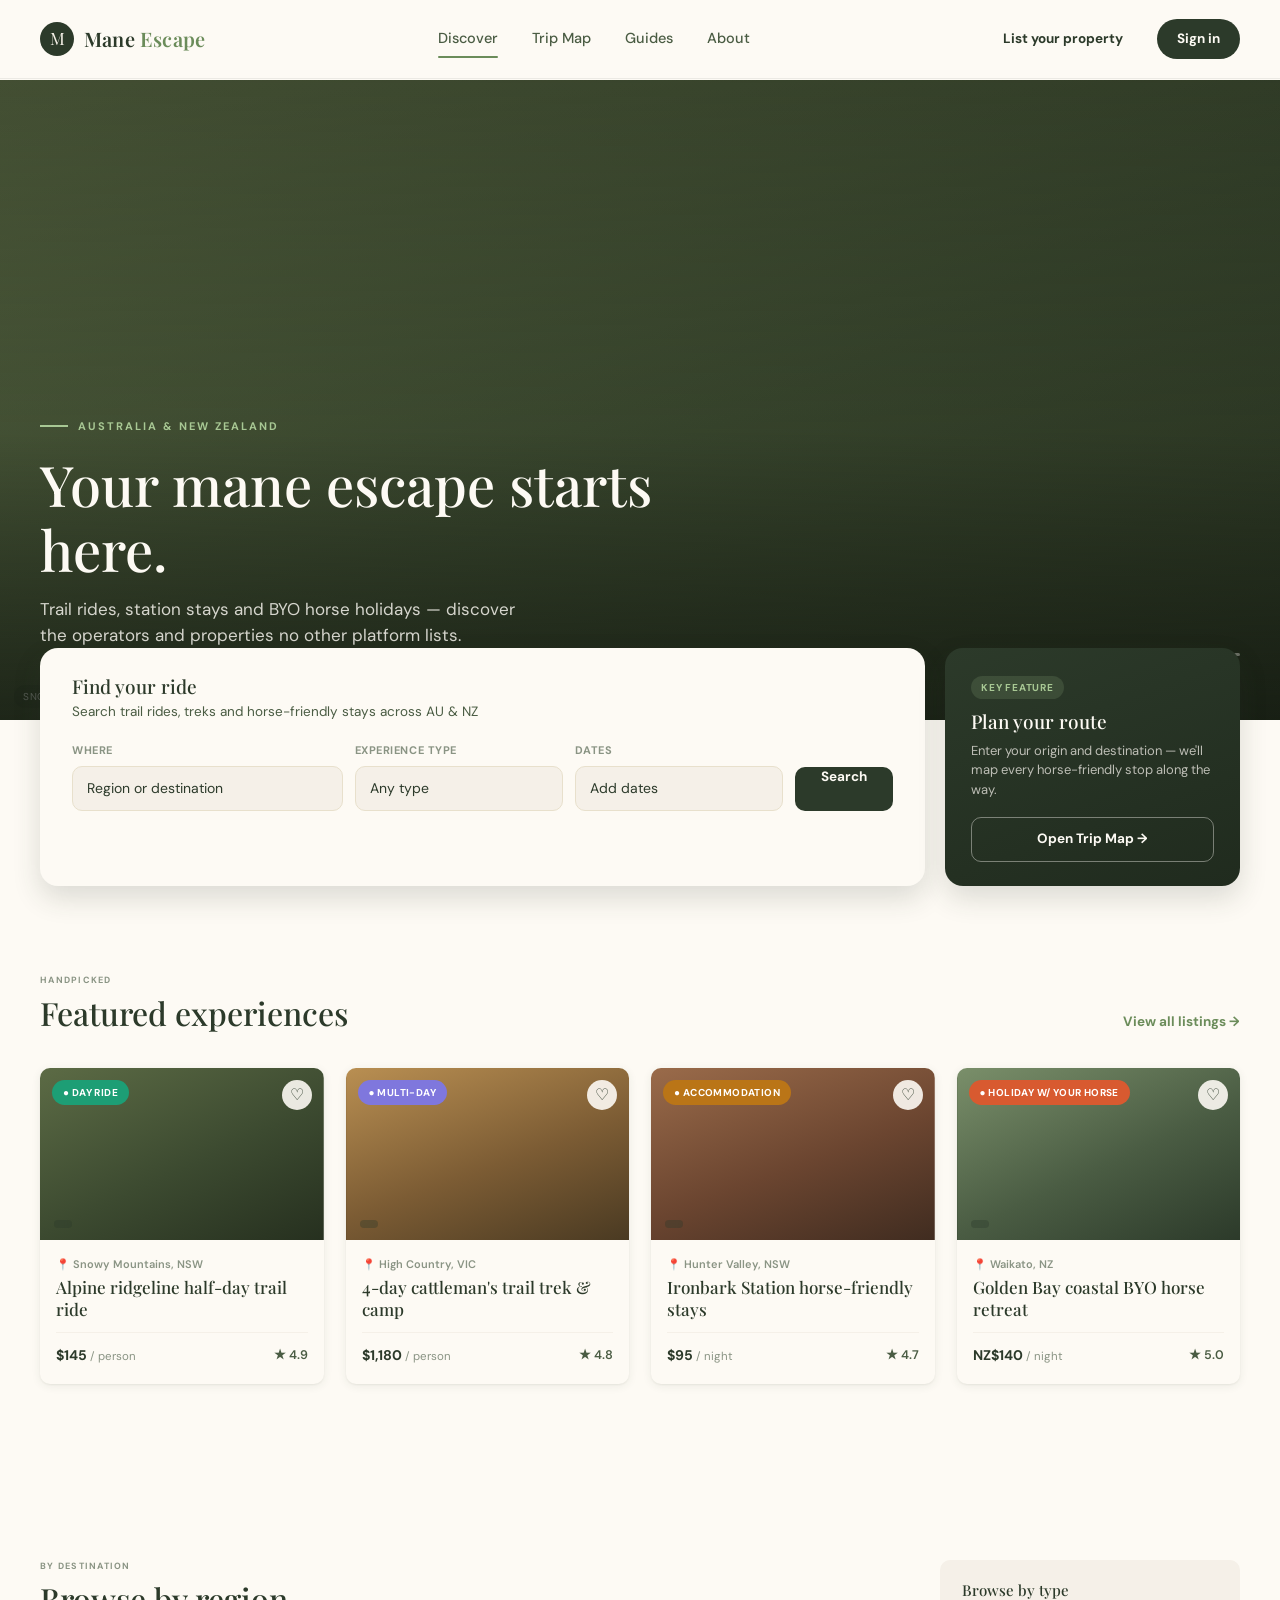
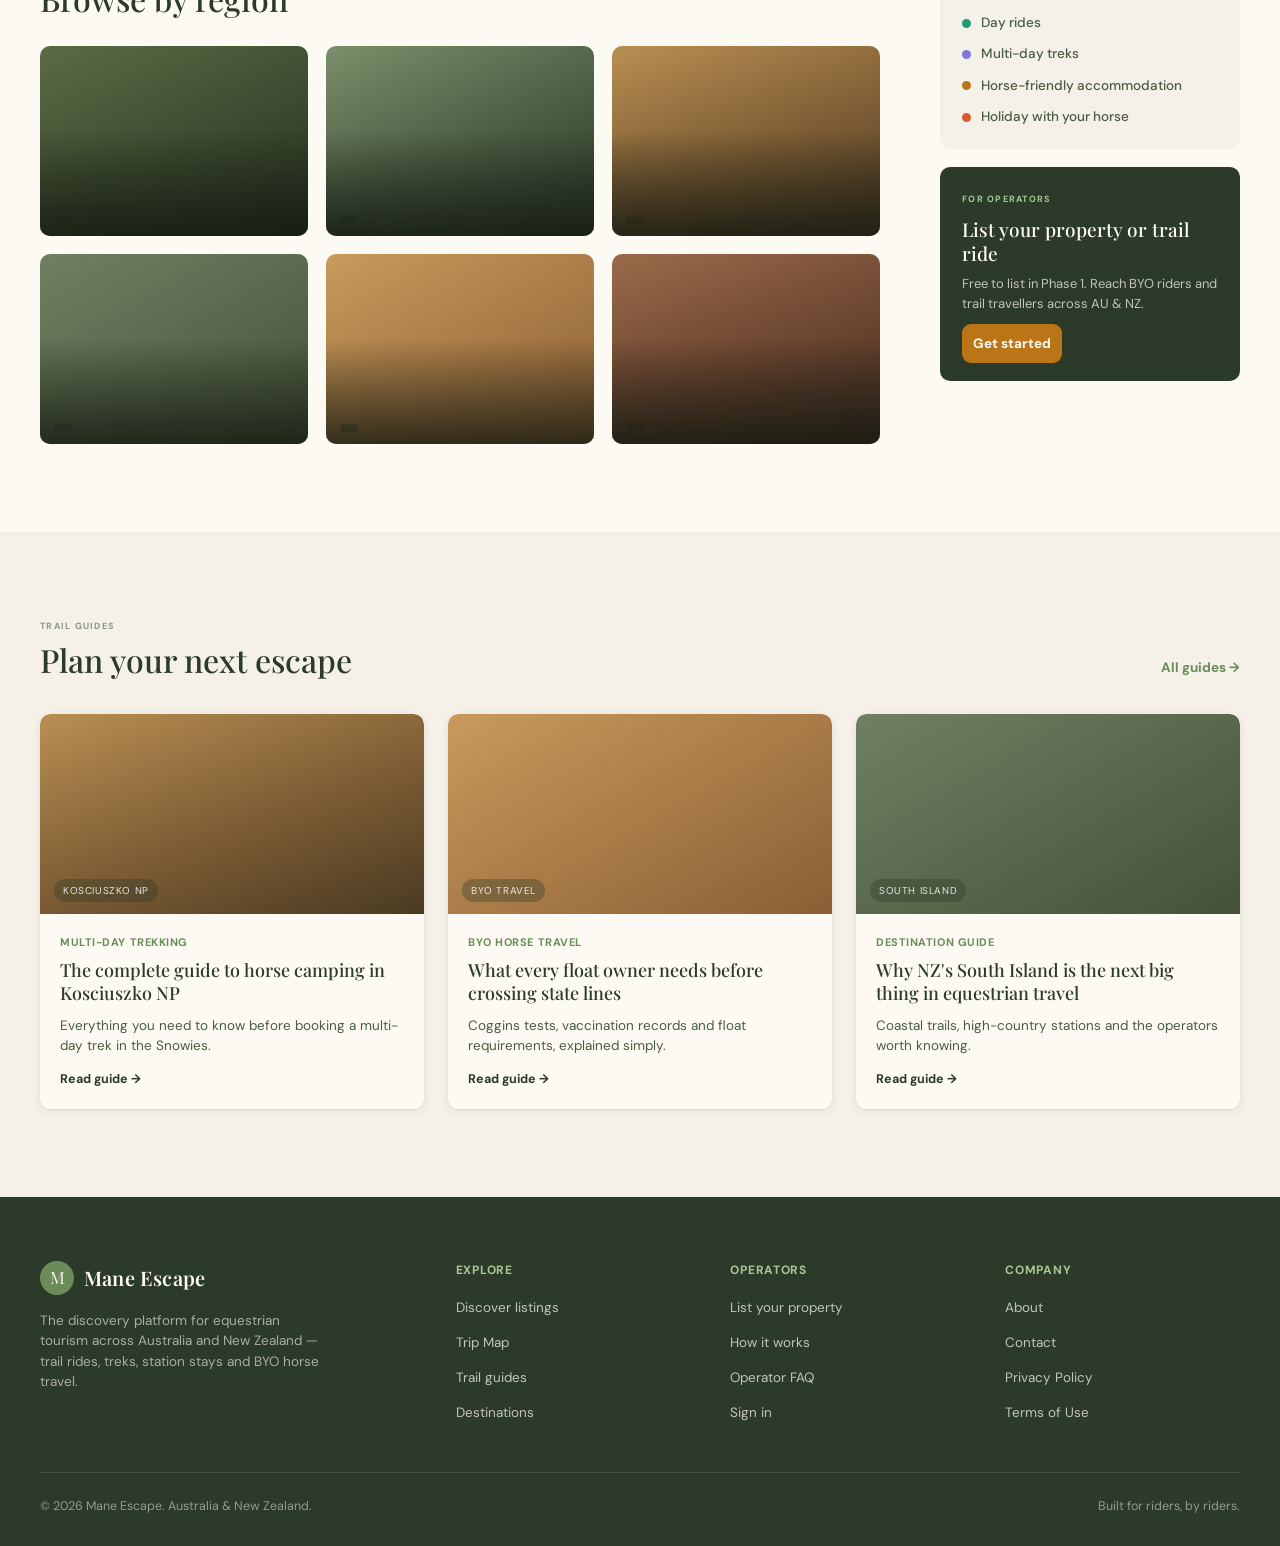
<file: index.html>
<!DOCTYPE html>
<html lang="en">
<head>
<meta charset="UTF-8">
<meta name="viewport" content="width=device-width, initial-scale=1.0">
<meta name="description" content="Mane Escape — Australia's equestrian tourism marketplace. Discover trail rides, horse-friendly accommodation, and BYO horse holidays across Australia and New Zealand.">
<title>Mane Escape — Homepage</title>
<link rel="preconnect" href="https://fonts.googleapis.com">
<link rel="preconnect" href="https://fonts.gstatic.com" crossorigin>
<link href="https://fonts.googleapis.com/css2?family=Playfair+Display:wght@500;600;700&family=DM+Sans:wght@400;500;700&display=swap" rel="stylesheet">
<style>
  :root{
    --ironbark:#2C3A2A;
    --ironbark-light:#4A5C43;
    --gumleaf:#6B8C5A;
    --gumleaf-light:#A8C894;
    --sandy-clay:#E8E0CC;
    --sandy-clay-light:#F5F0E8;
    --cream:#FDFAF4;
    --wattle:#BA7517;
    --amber-light:#FAEEDA;

    --type-day:#1D9E75;
    --type-multiday:#7F77DD;
    --type-accom:#BA7517;
    --type-byo:#D85A30;

    --text-primary: var(--ironbark);
    --text-secondary: var(--ironbark-light);
    --text-tertiary: #8A9484;

    --radius-sm: 6px;
    --radius-md: 10px;
    --radius-lg: 18px;
    --shadow-card: 0 2px 10px rgba(44,58,42,0.08), 0 1px 2px rgba(44,58,42,0.06);
    --shadow-lift: 0 12px 28px rgba(44,58,42,0.16);
  }

  *{box-sizing:border-box; margin:0; padding:0;}
  html{scroll-behavior:smooth;}
  body{
    font-family:'DM Sans', sans-serif;
    background: var(--cream);
    color: var(--text-primary);
    -webkit-font-smoothing: antialiased;
    line-height:1.5;
  }
  h1,h2,h3,h4{font-family:'Playfair Display', serif; font-weight:500; color:var(--ironbark); line-height:1.15;}
  a{color:inherit; text-decoration:none;}
  img,svg{display:block; max-width:100%;}
  button{font-family:inherit; cursor:pointer; border:none;}
  ul{list-style:none;}

  .eyebrow{
    font-size:9px; font-weight:700; letter-spacing:0.14em; text-transform:uppercase;
    color: var(--text-tertiary);
  }

  .wrap{ max-width:1320px; margin:0 auto; padding:0 40px; }

  /* photo placeholder plates — stand in for real photography */
  .plate{
    position:relative; overflow:hidden; background-size:cover; background-position:center;
    display:flex; align-items:flex-end;
  }
  .plate::after{
    content: attr(data-caption);
    position:absolute; left:14px; bottom:12px;
    font-size:10px; letter-spacing:0.06em; text-transform:uppercase;
    color:rgba(255,255,255,0.85); background:rgba(44,58,42,0.35);
    padding:4px 9px; border-radius:20px; backdrop-filter: blur(3px);
  }
  .plate.p1{ background-image: linear-gradient(155deg,#5c6b45 0%, #3c4a30 55%, #26301f 100%); }
  .plate.p2{ background-image: linear-gradient(155deg,#7a8f6a 0%, #4a5c43 55%, #2c3a2a 100%); }
  .plate.p3{ background-image: linear-gradient(160deg,#b98f52 0%, #7c5c34 55%, #4a3a22 100%); }
  .plate.p4{ background-image: linear-gradient(160deg,#9a6b4a 0%, #6b4530 55%, #402c20 100%); }
  .plate.p5{ background-image: linear-gradient(150deg,#6f8062 0%, #445238 100%); }
  .plate.p6{ background-image: linear-gradient(150deg,#c99a5c 0%, #8a5f34 100%); }

  /* ============ HEADER ============ */
  header{
    position:sticky; top:0; z-index:100;
    background: var(--cream);
    border-bottom:1px solid rgba(44,58,42,0.08);
  }
  .nav-row{
    display:flex; align-items:center; justify-content:space-between;
    height:78px;
  }
  .logo{ display:flex; align-items:center; gap:10px; }
  .logo-mark{
    width:34px; height:34px; border-radius:50%;
    background: var(--ironbark);
    display:flex; align-items:center; justify-content:center;
    color: var(--sandy-clay-light); font-family:'Playfair Display'; font-size:17px;
  }
  .logo-text{ font-family:'Playfair Display'; font-size:20px; font-weight:600; letter-spacing:0.01em; }
  .logo-text span{ color:var(--gumleaf); }

  nav.primary{ display:flex; align-items:center; gap:34px; }
  nav.primary a{
    font-size:14.5px; font-weight:500; color:var(--text-secondary);
    position:relative; padding:6px 0;
  }
  nav.primary a:hover{ color:var(--ironbark); }
  nav.primary a.active::after{
    content:''; position:absolute; left:0; right:0; bottom:-2px; height:2px; background:var(--gumleaf); border-radius:2px;
  }

  .nav-actions{ display:flex; align-items:center; gap:14px; }
  .btn{
    font-size:13.5px; font-weight:700; padding:10px 20px; border-radius:24px;
    transition: transform .15s ease, box-shadow .15s ease;
  }
  .btn-ghost{ color:var(--ironbark); background:transparent; }
  .btn-ghost:hover{ background: var(--sandy-clay-light); }
  .btn-primary{ background: var(--ironbark); color:var(--cream); }
  .btn-primary:hover{ transform: translateY(-1px); box-shadow: var(--shadow-lift); }
  .btn-outline{
    background:transparent; border:1.5px solid var(--ironbark); color:var(--ironbark);
  }

  /* ============ HERO ============ */
  .hero{
    position:relative; height:640px; margin-top:1px; overflow:hidden;
  }
  .hero-slides{ position:absolute; inset:0; }
  .hero-slide{
    position:absolute; inset:0; opacity:0; transition:opacity 1.4s ease;
  }
  .hero-slide.active{ opacity:1; }
  .hero-slide .plate{ width:100%; height:100%; }
  .hero-overlay{
    position:absolute; inset:0;
    background: linear-gradient(0deg, rgba(20,26,17,0.75) 0%, rgba(20,26,17,0.15) 45%, rgba(20,26,17,0.35) 100%);
  }
  .hero-content{
    position:relative; z-index:2; height:100%;
    display:flex; flex-direction:column; justify-content:flex-end;
    padding-bottom:64px;
  }
  .hero-eyebrow{
    color: var(--gumleaf-light); font-size:11px; font-weight:700; letter-spacing:0.18em; text-transform:uppercase;
    margin-bottom:18px; display:flex; align-items:center; gap:10px;
  }
  .hero-eyebrow::before{ content:''; width:28px; height:1.5px; background:var(--gumleaf-light); }
  .hero-content h1{
    color:var(--cream); font-size:56px; max-width:680px; margin-bottom:16px; font-weight:500;
  }
  .hero-content p{
    color: rgba(253,250,244,0.82); font-size:17px; max-width:480px; margin-bottom:8px;
  }
  .hero-dots{
    position:absolute; right:40px; bottom:64px; z-index:3;
    display:flex; gap:8px;
  }
  .hero-dot{
    width:26px; height:3px; border-radius:2px; background:rgba(253,250,244,0.35);
    cursor:pointer; transition: background .3s ease;
  }
  .hero-dot.active{ background:var(--cream); }

  /* ============ SEARCH ROW 75/25 ============ */
  .search-row{
    display:grid; grid-template-columns: 3fr 1fr; gap:20px;
    margin-top:-72px; position:relative; z-index:5;
  }
  .search-card{
    background: var(--cream);
    border-radius: var(--radius-lg);
    box-shadow: var(--shadow-lift);
    padding:28px 32px;
  }
  .search-card h3{ font-size:19px; margin-bottom:4px; }
  .search-card .sub{ font-size:13.5px; color:var(--text-secondary); margin-bottom:20px; }
  .search-fields{
    display:grid; grid-template-columns: 1.3fr 1fr 1fr auto; gap:12px; align-items:end;
  }
  .field label{
    display:block; font-size:11px; font-weight:700; text-transform:uppercase; letter-spacing:0.05em;
    color:var(--text-tertiary); margin-bottom:7px;
  }
  .field .control{
    border:1.5px solid var(--sandy-clay); border-radius:10px; padding:11px 14px;
    font-size:14px; color:var(--text-primary); background:var(--sandy-clay-light);
  }
  .search-fields .btn-primary{ height:44px; padding:0 26px; border-radius:10px; align-self:end; }

  .trip-card{
    background: linear-gradient(160deg, var(--ironbark) 0%, #202b1e 100%);
    border-radius: var(--radius-lg);
    padding:26px 26px 24px;
    color: var(--cream);
    display:flex; flex-direction:column; justify-content:space-between;
    box-shadow: var(--shadow-lift);
  }
  .trip-card .badge{
    display:inline-block; font-size:10px; font-weight:700; letter-spacing:0.08em; text-transform:uppercase;
    color: var(--gumleaf-light); background:rgba(168,200,148,0.15); padding:4px 10px; border-radius:20px; margin-bottom:12px;
  }
  .trip-card h3{ color:var(--cream); font-size:19px; margin-bottom:8px; }
  .trip-card p{ font-size:13px; color:rgba(253,250,244,0.7); margin-bottom:18px; }
  .trip-card .btn-outline{ color:var(--cream); border-color:rgba(253,250,244,0.4); width:100%; text-align:center; padding:11px; border-radius:10px; }
  .trip-card .btn-outline:hover{ background:rgba(253,250,244,0.08); }

  /* ============ SECTION SCAFFOLDING ============ */
  section{ padding:88px 0; }
  .section-head{
    display:flex; align-items:flex-end; justify-content:space-between; margin-bottom:36px;
  }
  .section-head h2{ font-size:32px; margin-top:8px; }
  .section-head .view-all{ font-size:13.5px; font-weight:700; color:var(--gumleaf); display:flex; align-items:center; gap:6px; }

  /* ============ FEATURED LISTINGS ============ */
  .listing-grid{ display:grid; grid-template-columns: repeat(4, 1fr); gap:22px; }
  .listing-card{
    background:var(--cream); border-radius:var(--radius-md); overflow:hidden;
    box-shadow: var(--shadow-card); transition: transform .18s ease, box-shadow .18s ease;
  }
  .listing-card:hover{ transform: translateY(-3px); box-shadow: var(--shadow-lift); }
  .listing-card .plate{ height:172px; }
  .type-tag{
    position:absolute; top:12px; left:12px; z-index:2;
    font-size:10px; font-weight:700; letter-spacing:0.04em; text-transform:uppercase;
    padding:5px 11px; border-radius:20px; color:#fff;
    display:flex; align-items:center; gap:5px;
  }
  .type-tag.day{ background: var(--type-day); }
  .type-tag.multiday{ background: var(--type-multiday); }
  .type-tag.accom{ background: var(--type-accom); }
  .type-tag.byo{ background: var(--type-byo); }
  .fav-btn{
    position:absolute; top:12px; right:12px; z-index:2;
    width:30px; height:30px; border-radius:50%; background:rgba(253,250,244,0.9);
    display:flex; align-items:center; justify-content:center;
  }
  .listing-body{ padding:16px 16px 18px; }
  .listing-region{ font-size:11px; color:var(--text-tertiary); font-weight:600; margin-bottom:5px; display:flex; align-items:center; gap:5px;}
  .listing-body h4{ font-size:17px; margin-bottom:8px; line-height:1.25; }
  .listing-meta{ display:flex; align-items:center; justify-content:space-between; margin-top:12px; padding-top:12px; border-top:1px solid var(--sandy-clay-light); }
  .listing-price{ font-size:14px; font-weight:700; }
  .listing-price small{ font-weight:400; color:var(--text-tertiary); font-size:11.5px; }
  .listing-rating{ font-size:12.5px; font-weight:600; color:var(--text-secondary); display:flex; align-items:center; gap:4px; }

  /* ============ REGION + SIDEBAR SPLIT ============ */
  .region-split{ display:grid; grid-template-columns: 1fr 300px; gap:60px; }
  .region-grid{ display:grid; grid-template-columns: repeat(3, 1fr); gap:18px; }
  .region-card{
    position:relative; border-radius: var(--radius-md); overflow:hidden; height:190px;
  }
  .region-card .plate{ width:100%; height:100%; }
  .region-card::before{
    content:''; position:absolute; inset:0; background:linear-gradient(0deg, rgba(20,26,17,0.78) 0%, transparent 55%);
    z-index:1;
  }
  .region-card .label{ position:relative; z-index:2; padding:16px; color:var(--cream); }
  .region-card .label .count{ font-size:11px; color:rgba(253,250,244,0.75); margin-bottom:2px; }
  .region-card .label h4{ color:var(--cream); font-size:18px; }

  .sidebar-stack{ display:flex; flex-direction:column; gap:18px; }
  .side-block{
    background:var(--sandy-clay-light); border-radius:var(--radius-md); padding:22px;
  }
  .side-block h4{ font-size:15px; margin-bottom:14px; }
  .type-list{ display:flex; flex-direction:column; gap:11px; }
  .type-list li{ display:flex; align-items:center; gap:10px; font-size:13.5px; font-weight:500; color:var(--text-secondary); }
  .type-dot{ width:9px; height:9px; border-radius:50%; flex-shrink:0; }
  .type-dot.day{ background:var(--type-day); }
  .type-dot.multiday{ background:var(--type-multiday); }
  .type-dot.accom{ background:var(--type-accom); }
  .type-dot.byo{ background:var(--type-byo); }

  .cta-block{
    background: var(--ironbark); border-radius:var(--radius-md); padding:26px 22px;
    color:var(--cream); text-align:left;
  }
  .cta-block .eyebrow{ color:var(--gumleaf-light); margin-bottom:10px; }
  .cta-block h4{ color:var(--cream); font-size:19px; margin-bottom:8px; line-height:1.3; }
  .cta-block p{ font-size:13px; color:rgba(253,250,244,0.72); margin-bottom:18px; }
  .cta-block .btn-primary{ background:var(--wattle); width:100%; text-align:center; padding:11px; border-radius:9px; }

  /* ============ TRAIL GUIDES ============ */
  .guides-band{ background: var(--sandy-clay-light); }
  .guide-grid{ display:grid; grid-template-columns: repeat(3, 1fr); gap:24px; }
  .guide-card .plate{ height:200px; border-radius:var(--radius-md) var(--radius-md) 0 0; }
  .guide-card{ background:var(--cream); border-radius:var(--radius-md); overflow:hidden; box-shadow:var(--shadow-card); }
  .guide-body{ padding:20px; }
  .guide-cat{ color:var(--gumleaf); font-size:11px; font-weight:700; text-transform:uppercase; letter-spacing:0.05em; margin-bottom:8px; }
  .guide-body h4{ font-size:18px; margin-bottom:10px; line-height:1.3; }
  .guide-body p{ font-size:13.5px; color:var(--text-secondary); }
  .guide-read{ margin-top:14px; font-size:12.5px; font-weight:700; color:var(--ironbark); }

  /* ============ FOOTER ============ */
  footer{ background:var(--ironbark); color:rgba(253,250,244,0.75); padding:64px 0 30px; }
  .footer-grid{ display:grid; grid-template-columns: 1.6fr 1fr 1fr 1fr; gap:40px; margin-bottom:48px; }
  .footer-brand .logo-text{ color:var(--cream); }
  .footer-brand p{ font-size:13.5px; margin:16px 0 20px; max-width:280px; color:rgba(253,250,244,0.6); }
  .footer-col h5{ font-size:12px; letter-spacing:0.06em; text-transform:uppercase; color:var(--gumleaf-light); margin-bottom:16px; font-weight:700; }
  .footer-col ul{ display:flex; flex-direction:column; gap:11px; }
  .footer-col a{ font-size:13.5px; color:rgba(253,250,244,0.72); }
  .footer-col a:hover{ color:var(--cream); }
  .footer-bottom{
    border-top:1px solid rgba(253,250,244,0.12); padding-top:24px;
    display:flex; justify-content:space-between; font-size:12.5px; color:rgba(253,250,244,0.5);
  }

  @media (max-width: 1080px){
    .listing-grid{ grid-template-columns: repeat(2,1fr); }
    .region-split{ grid-template-columns:1fr; }
    .search-row{ grid-template-columns:1fr; }
  }
</style>
</head>
<body>

<header>
  <div class="wrap nav-row">
    <div class="logo">
      <div class="logo-mark">M</div>
      <div class="logo-text">Mane <span>Escape</span></div>
    </div>
    <nav class="primary">
      <a href="#" class="active">Discover</a>
      <a href="#">Trip Map</a>
      <a href="#">Guides</a>
      <a href="#">About</a>
    </nav>
    <div class="nav-actions">
      <a href="#" class="btn btn-ghost">List your property</a>
      <a href="#" class="btn btn-primary">Sign in</a>
    </div>
  </div>
</header>

<section class="hero" style="padding:0;">
  <div class="hero-slides">
    <div class="hero-slide active"><div class="plate p1" data-caption="Snowy Mountains, NSW" style="width:100%;height:100%;"></div></div>
    <div class="hero-slide"><div class="plate p2" data-caption="Victorian High Country" style="width:100%;height:100%;"></div></div>
    <div class="hero-slide"><div class="plate p3" data-caption="South Island, NZ" style="width:100%;height:100%;"></div></div>
  </div>
  <div class="hero-overlay"></div>
  <div class="wrap hero-content">
    <div class="hero-eyebrow">Australia &amp; New Zealand</div>
    <h1>Your mane escape starts here.</h1>
    <p>Trail rides, station stays and BYO horse holidays — discover the operators and properties no other platform lists.</p>
  </div>
  <div class="hero-dots">
    <div class="hero-dot active"></div>
    <div class="hero-dot"></div>
    <div class="hero-dot"></div>
  </div>
</section>

<div class="wrap">
  <div class="search-row">
    <div class="search-card">
      <h3>Find your ride</h3>
      <div class="sub">Search trail rides, treks and horse-friendly stays across AU &amp; NZ</div>
      <div class="search-fields">
        <div class="field">
          <label>Where</label>
          <div class="control">Region or destination</div>
        </div>
        <div class="field">
          <label>Experience type</label>
          <div class="control">Any type</div>
        </div>
        <div class="field">
          <label>Dates</label>
          <div class="control">Add dates</div>
        </div>
        <a href="search.html" class="btn btn-primary">Search</a>
      </div>
    </div>

    <div class="trip-card">
      <div>
        <div class="badge">Key feature</div>
        <h3>Plan your route</h3>
        <p>Enter your origin and destination — we'll map every horse-friendly stop along the way.</p>
      </div>
      <a href="#" class="btn btn-outline">Open Trip Map →</a>
    </div>
  </div>
</div>

<section>
  <div class="wrap">
    <div class="section-head">
      <div>
        <div class="eyebrow">Handpicked</div>
        <h2>Featured experiences</h2>
      </div>
      <a href="#" class="view-all">View all listings →</a>
    </div>

    <div class="listing-grid">
      <div class="listing-card">
        <div class="plate p1" style="height:172px; position:relative;">
          <span class="type-tag day">● Day ride</span>
          <span class="fav-btn">♡</span>
        </div>
        <div class="listing-body">
          <div class="listing-region">📍 Snowy Mountains, NSW</div>
          <h4>Alpine ridgeline half-day trail ride</h4>
          <div class="listing-meta">
            <div class="listing-price">$145 <small>/ person</small></div>
            <div class="listing-rating">★ 4.9</div>
          </div>
        </div>
      </div>

      <div class="listing-card">
        <div class="plate p3" style="height:172px; position:relative;">
          <span class="type-tag multiday">● Multi-day</span>
          <span class="fav-btn">♡</span>
        </div>
        <div class="listing-body">
          <div class="listing-region">📍 High Country, VIC</div>
          <h4>4-day cattleman's trail trek &amp; camp</h4>
          <div class="listing-meta">
            <div class="listing-price">$1,180 <small>/ person</small></div>
            <div class="listing-rating">★ 4.8</div>
          </div>
        </div>
      </div>

      <div class="listing-card">
        <div class="plate p4" style="height:172px; position:relative;">
          <span class="type-tag accom">● Accommodation</span>
          <span class="fav-btn">♡</span>
        </div>
        <div class="listing-body">
          <div class="listing-region">📍 Hunter Valley, NSW</div>
          <h4>Ironbark Station horse-friendly stays</h4>
          <div class="listing-meta">
            <div class="listing-price">$95 <small>/ night</small></div>
            <div class="listing-rating">★ 4.7</div>
          </div>
        </div>
      </div>

      <div class="listing-card">
        <div class="plate p2" style="height:172px; position:relative;">
          <span class="type-tag byo">● Holiday w/ your horse</span>
          <span class="fav-btn">♡</span>
        </div>
        <div class="listing-body">
          <div class="listing-region">📍 Waikato, NZ</div>
          <h4>Golden Bay coastal BYO horse retreat</h4>
          <div class="listing-meta">
            <div class="listing-price">NZ$140 <small>/ night</small></div>
            <div class="listing-rating">★ 5.0</div>
          </div>
        </div>
      </div>
    </div>
  </div>
</section>

<section>
  <div class="wrap">
    <div class="region-split">
      <div>
        <div class="section-head" style="margin-bottom:28px;">
          <div>
            <div class="eyebrow">By destination</div>
            <h2>Browse by region</h2>
          </div>
        </div>
        <div class="region-grid">
          <div class="region-card">
            <div class="plate p1"></div>
            <div class="label"><div class="count">42 listings</div><h4>Snowy Mountains</h4></div>
          </div>
          <div class="region-card">
            <div class="plate p2"></div>
            <div class="label"><div class="count">31 listings</div><h4>Victorian High Country</h4></div>
          </div>
          <div class="region-card">
            <div class="plate p3"></div>
            <div class="label"><div class="count">26 listings</div><h4>Queensland Hinterland</h4></div>
          </div>
          <div class="region-card">
            <div class="plate p5"></div>
            <div class="label"><div class="count">19 listings</div><h4>NZ South Island</h4></div>
          </div>
          <div class="region-card">
            <div class="plate p6"></div>
            <div class="label"><div class="count">14 listings</div><h4>NZ Northland &amp; Waikato</h4></div>
          </div>
          <div class="region-card">
            <div class="plate p4"></div>
            <div class="label"><div class="count">22 listings</div><h4>Hunter Valley</h4></div>
          </div>
        </div>
      </div>

      <div class="sidebar-stack">
        <div class="side-block">
          <h4>Browse by type</h4>
          <ul class="type-list">
            <li><span class="type-dot day"></span> Day rides</li>
            <li><span class="type-dot multiday"></span> Multi-day treks</li>
            <li><span class="type-dot accom"></span> Horse-friendly accommodation</li>
            <li><span class="type-dot byo"></span> Holiday with your horse</li>
          </ul>
        </div>

        <div class="cta-block">
          <div class="eyebrow">For operators</div>
          <h4>List your property or trail ride</h4>
          <p>Free to list in Phase 1. Reach BYO riders and trail travellers across AU &amp; NZ.</p>
          <a href="#" class="btn btn-primary">Get started</a>
        </div>
      </div>
    </div>
  </div>
</section>

<section class="guides-band">
  <div class="wrap">
    <div class="section-head">
      <div>
        <div class="eyebrow">Trail guides</div>
        <h2>Plan your next escape</h2>
      </div>
      <a href="#" class="view-all">All guides →</a>
    </div>
    <div class="guide-grid">
      <div class="guide-card">
        <div class="plate p3" data-caption="Kosciuszko NP"></div>
        <div class="guide-body">
          <div class="guide-cat">Multi-day trekking</div>
          <h4>The complete guide to horse camping in Kosciuszko NP</h4>
          <p>Everything you need to know before booking a multi-day trek in the Snowies.</p>
          <div class="guide-read">Read guide →</div>
        </div>
      </div>
      <div class="guide-card">
        <div class="plate p6" data-caption="BYO travel"></div>
        <div class="guide-body">
          <div class="guide-cat">BYO horse travel</div>
          <h4>What every float owner needs before crossing state lines</h4>
          <p>Coggins tests, vaccination records and float requirements, explained simply.</p>
          <div class="guide-read">Read guide →</div>
        </div>
      </div>
      <div class="guide-card">
        <div class="plate p5" data-caption="South Island"></div>
        <div class="guide-body">
          <div class="guide-cat">Destination guide</div>
          <h4>Why NZ's South Island is the next big thing in equestrian travel</h4>
          <p>Coastal trails, high-country stations and the operators worth knowing.</p>
          <div class="guide-read">Read guide →</div>
        </div>
      </div>
    </div>
  </div>
</section>

<footer>
  <div class="wrap">
    <div class="footer-grid">
      <div class="footer-brand">
        <div class="logo">
          <div class="logo-mark" style="background:var(--gumleaf);">M</div>
          <div class="logo-text">Mane Escape</div>
        </div>
        <p>The discovery platform for equestrian tourism across Australia and New Zealand — trail rides, treks, station stays and BYO horse travel.</p>
      </div>
      <div class="footer-col">
        <h5>Explore</h5>
        <ul>
          <li><a href="#">Discover listings</a></li>
          <li><a href="#">Trip Map</a></li>
          <li><a href="#">Trail guides</a></li>
          <li><a href="#">Destinations</a></li>
        </ul>
      </div>
      <div class="footer-col">
        <h5>Operators</h5>
        <ul>
          <li><a href="#">List your property</a></li>
          <li><a href="#">How it works</a></li>
          <li><a href="#">Operator FAQ</a></li>
          <li><a href="#">Sign in</a></li>
        </ul>
      </div>
      <div class="footer-col">
        <h5>Company</h5>
        <ul>
          <li><a href="#">About</a></li>
          <li><a href="#">Contact</a></li>
          <li><a href="#">Privacy Policy</a></li>
          <li><a href="#">Terms of Use</a></li>
        </ul>
      </div>
    </div>
    <div class="footer-bottom">
      <div>© 2026 Mane Escape. Australia &amp; New Zealand.</div>
      <div>Built for riders, by riders.</div>
    </div>
  </div>
</footer>

<script>
  const slides = document.querySelectorAll('.hero-slide');
  const dots = document.querySelectorAll('.hero-dot');
  let current = 0;
  function showSlide(i){
    slides.forEach(s => s.classList.remove('active'));
    dots.forEach(d => d.classList.remove('active'));
    slides[i].classList.add('active');
    dots[i].classList.add('active');
    current = i;
  }
  dots.forEach((dot, i) => dot.addEventListener('click', () => showSlide(i)));
  setInterval(() => { showSlide((current + 1) % slides.length); }, 5000);
</script>

</body>
</html>
</file>
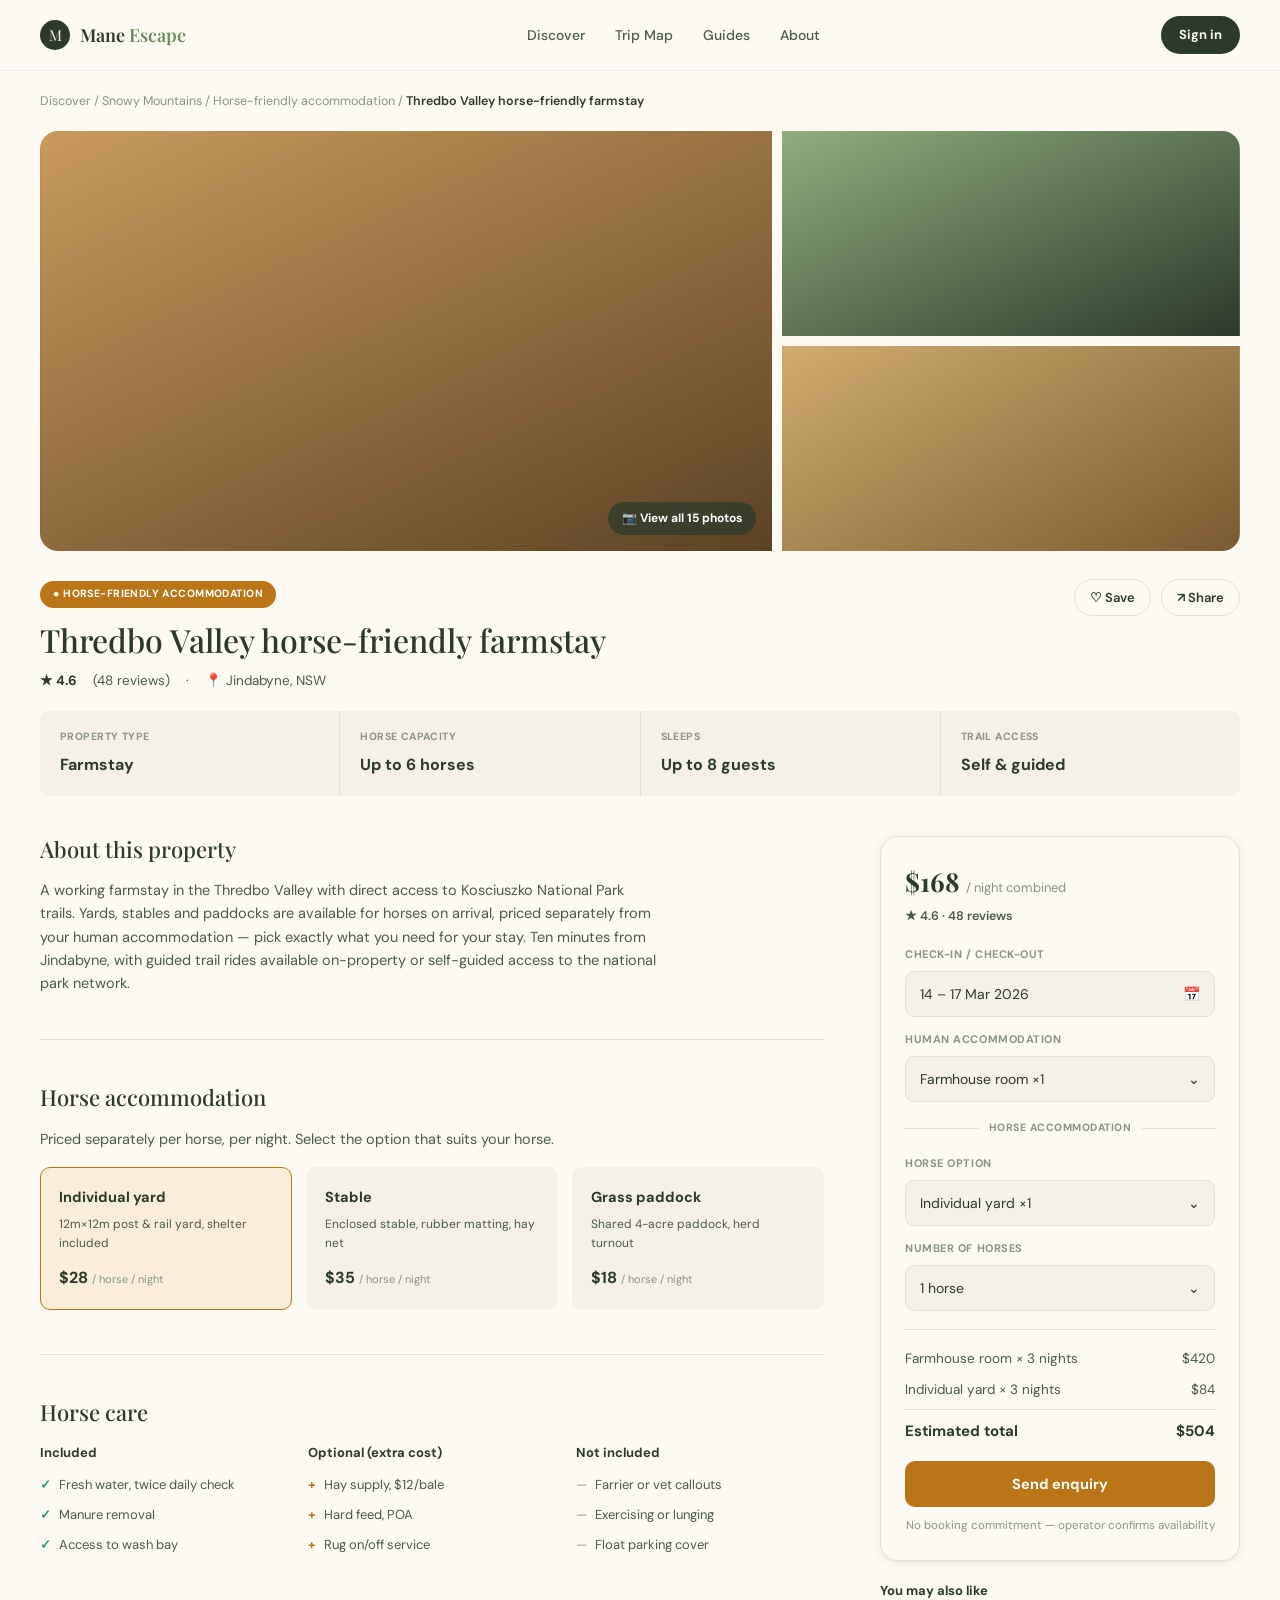
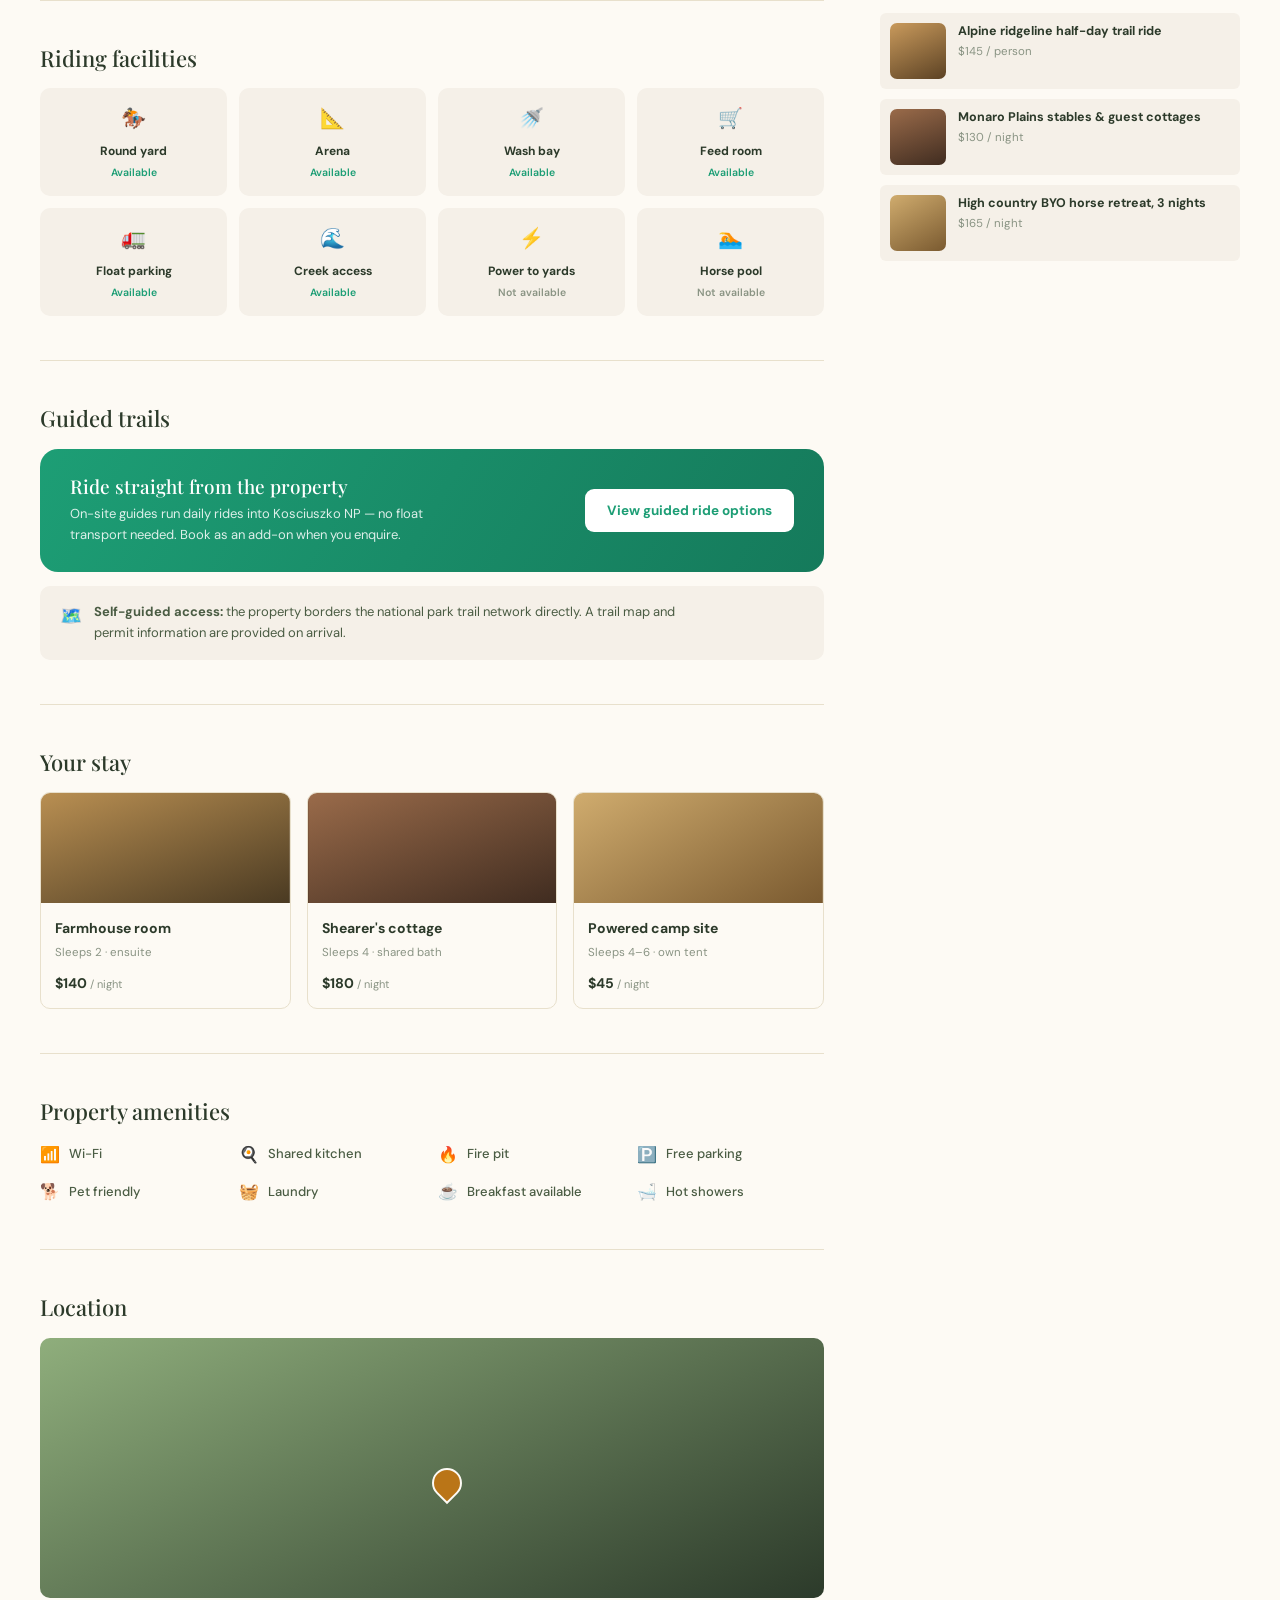
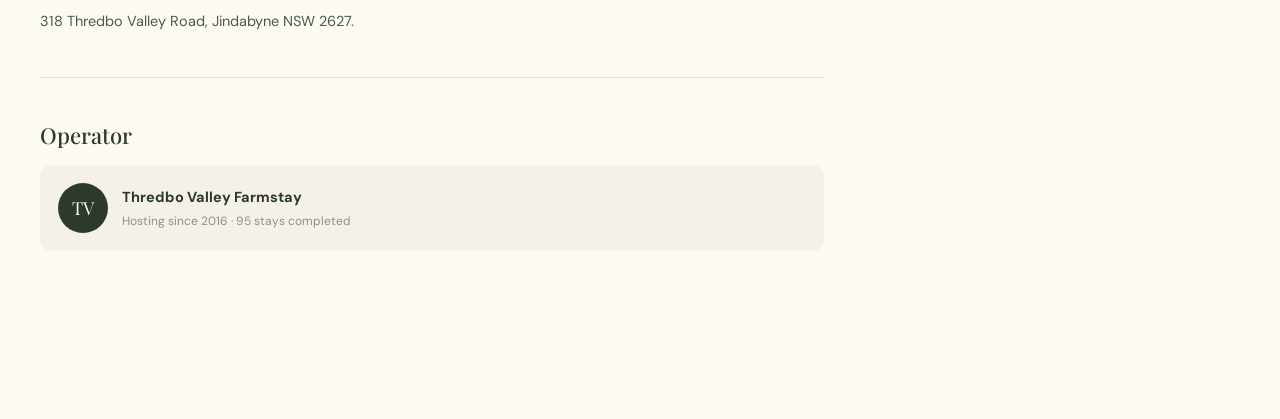
<file: listing-accommodation.html>
<!DOCTYPE html>
<html lang="en">
<head>
<meta charset="UTF-8">
<meta name="viewport" content="width=device-width, initial-scale=1.0">
<title>Mane Escape — Thredbo Valley Horse-Friendly Farmstay</title>
<link rel="preconnect" href="https://fonts.googleapis.com">
<link rel="preconnect" href="https://fonts.gstatic.com" crossorigin>
<link href="https://fonts.googleapis.com/css2?family=Playfair+Display:wght@500;600;700&family=DM+Sans:wght@400;500;700&display=swap" rel="stylesheet">
<style>
  :root{
    --ironbark:#2C3A2A; --ironbark-light:#4A5C43; --gumleaf:#6B8C5A; --gumleaf-light:#A8C894;
    --sandy-clay:#E8E0CC; --sandy-clay-light:#F5F0E8; --cream:#FDFAF4; --wattle:#BA7517; --amber-light:#FAEEDA;
    --type-accom:#BA7517; --type-accom-light:#FAEEDA;
    --type-day:#1D9E75; --type-multiday:#7F77DD; --type-byo:#D85A30;
    --text-primary:var(--ironbark); --text-secondary:var(--ironbark-light); --text-tertiary:#8A9484;
    --radius-sm:6px; --radius-md:10px; --radius-lg:18px;
    --shadow-card: 0 2px 10px rgba(44,58,42,0.08), 0 1px 2px rgba(44,58,42,0.06);
    --shadow-lift: 0 12px 28px rgba(44,58,42,0.16);
  }
  *{box-sizing:border-box; margin:0; padding:0;}
  body{ font-family:'DM Sans', sans-serif; background:var(--cream); color:var(--text-primary); line-height:1.6; -webkit-font-smoothing:antialiased; }
  h1,h2,h3,h4{ font-family:'Playfair Display', serif; font-weight:500; color:var(--ironbark); line-height:1.25; }
  a{ color:inherit; text-decoration:none; }
  button{ font-family:inherit; cursor:pointer; border:none; background:none; }
  .wrap{ max-width:1320px; margin:0 auto; padding:0 40px; }

  .plate{ background-size:cover; background-position:center; }
  .plate.p1{ background-image: linear-gradient(155deg,#c99a5c 0%, #5c4224 100%); }
  .plate.p2{ background-image: linear-gradient(155deg,#8fae7c 0%, #2c3a2a 100%); }
  .plate.p3{ background-image: linear-gradient(160deg,#b98f52 0%, #4a3a22 100%); }
  .plate.p4{ background-image: linear-gradient(160deg,#9a6b4a 0%, #402c20 100%); }
  .plate.p5{ background-image: linear-gradient(150deg,#6f8062 0%, #445238 100%); }
  .plate.p6{ background-image: linear-gradient(150deg,#d0ac6e 0%, #7a5a30 100%); }

  header{ background:var(--cream); border-bottom:1px solid rgba(44,58,42,0.08); }
  .nav-row{ display:flex; align-items:center; justify-content:space-between; height:70px; }
  .logo{ display:flex; align-items:center; gap:10px; }
  .logo-mark{ width:30px; height:30px; border-radius:50%; background:var(--ironbark); display:flex; align-items:center; justify-content:center; color:var(--sandy-clay-light); font-family:'Playfair Display'; font-size:15px; }
  .logo-text{ font-family:'Playfair Display'; font-size:18px; font-weight:600; }
  .logo-text span{ color:var(--gumleaf); }
  nav.primary{ display:flex; gap:30px; }
  nav.primary a{ font-size:14px; font-weight:500; color:var(--text-secondary); }
  .btn{ font-size:13px; font-weight:700; padding:9px 18px; border-radius:24px; }
  .btn-primary{ background:var(--ironbark); color:var(--cream); }

  .breadcrumb{ font-size:12.5px; color:var(--text-tertiary); padding:20px 0 0; }
  .breadcrumb a{ color:var(--text-tertiary); }
  .breadcrumb span{ color:var(--ironbark); font-weight:600; }

  .gallery{ display:grid; grid-template-columns: 1.6fr 1fr; gap:10px; height:420px; margin:20px 0 28px; border-radius:var(--radius-lg); overflow:hidden; }
  .gallery .sub-shots{ display:grid; grid-template-rows:1fr 1fr; gap:10px; }
  .gallery .sub-shots .plate{ position:relative; }
  .photo-count{ position:absolute; bottom:16px; right:16px; background:rgba(44,58,42,0.75); color:#fff; font-size:12px; font-weight:700; padding:7px 14px; border-radius:20px; }

  .listing-header{ display:flex; align-items:flex-start; justify-content:space-between; margin-bottom:20px; }
  .type-tag{ display:inline-flex; align-items:center; gap:6px; font-size:10.5px; font-weight:700; letter-spacing:0.04em; text-transform:uppercase; padding:5px 13px; border-radius:20px; color:#fff; background:var(--type-accom); margin-bottom:12px; }
  .listing-header h1{ font-size:32px; margin-bottom:10px; max-width:640px; }
  .header-meta{ display:flex; align-items:center; gap:16px; font-size:13.5px; color:var(--text-secondary); }
  .header-meta .rating{ font-weight:700; color:var(--ironbark); }
  .fav-share{ display:flex; gap:10px; }
  .fav-share button{ display:flex; align-items:center; gap:7px; font-size:13px; font-weight:600; color:var(--ironbark); border:1.5px solid var(--sandy-clay); padding:9px 15px; border-radius:24px; }

  .quick-stats{ display:grid; grid-template-columns:repeat(4,1fr); gap:1px; background:var(--sandy-clay); border-radius:var(--radius-md); overflow:hidden; margin-bottom:40px; }
  .stat{ background:var(--sandy-clay-light); padding:18px 20px; }
  .stat .label{ font-size:10.5px; font-weight:700; text-transform:uppercase; letter-spacing:0.04em; color:var(--text-tertiary); margin-bottom:6px; }
  .stat .value{ font-size:16px; font-weight:700; color:var(--ironbark); }

  .detail-layout{ display:grid; grid-template-columns: 1fr 360px; gap:56px; padding-bottom:80px; }
  .main-col section{ margin-bottom:44px; padding-bottom:44px; border-bottom:1px solid var(--sandy-clay); }
  .main-col section:last-child{ border-bottom:none; }
  .main-col h2{ font-size:22px; margin-bottom:16px; }
  .main-col p{ font-size:14.5px; color:var(--text-secondary); max-width:620px; }

  .horse-accom-grid{ display:grid; grid-template-columns:repeat(3,1fr); gap:14px; margin-top:16px; }
  .horse-accom-card{ background:var(--sandy-clay-light); border-radius:var(--radius-md); padding:18px; border:1.5px solid transparent; }
  .horse-accom-card.selected{ border-color:var(--type-accom); background:var(--type-accom-light); }
  .horse-accom-card h5{ font-size:14.5px; font-weight:700; margin-bottom:6px; }
  .horse-accom-card p{ font-size:12px; color:var(--text-secondary); margin-bottom:12px; }
  .horse-accom-card .price{ font-size:16px; font-weight:700; color:var(--ironbark); }
  .horse-accom-card .price small{ font-size:11px; font-weight:400; color:var(--text-tertiary); }

  .care-grid{ display:grid; grid-template-columns:repeat(3,1fr); gap:20px; margin-top:16px; }
  .care-col h5{ font-size:13px; font-weight:700; margin-bottom:12px; }
  .care-col ul{ list-style:none; display:flex; flex-direction:column; gap:9px; }
  .care-col li{ font-size:13px; color:var(--text-secondary); display:flex; align-items:flex-start; gap:8px; }
  .care-col.included li::before{ content:'✓'; color:var(--type-day); font-weight:700; }
  .care-col.optional li::before{ content:'+'; color:var(--wattle); font-weight:700; }
  .care-col.notincluded li::before{ content:'—'; color:var(--text-tertiary); }

  .facilities-grid{ display:grid; grid-template-columns:repeat(4,1fr); gap:12px; margin-top:16px; }
  .facility-item{ background:var(--sandy-clay-light); border-radius:var(--radius-md); padding:14px; text-align:center; }
  .facility-item .icon{ font-size:20px; margin-bottom:8px; }
  .facility-item .label{ font-size:12px; font-weight:700; color:var(--ironbark); margin-bottom:4px; }
  .facility-item .status{ font-size:10.5px; font-weight:600; }
  .facility-item .status.yes{ color:var(--type-day); }
  .facility-item .status.no{ color:var(--text-tertiary); }

  .guided-callout{ background: linear-gradient(120deg, var(--type-day) 0%, #157a5b 100%); border-radius: var(--radius-lg); padding:26px 30px; margin-top:16px; display:flex; align-items:center; justify-content:space-between; color:#fff; }
  .guided-callout h4{ color:#fff; font-size:19px; margin-bottom:6px; }
  .guided-callout p{ color:rgba(255,255,255,0.85); font-size:13px; max-width:400px; }
  .guided-callout .btn-white{ background:#fff; color:var(--type-day); padding:11px 22px; border-radius:9px; font-size:13.5px; font-weight:700; white-space:nowrap; }

  .self-guided-note{ background:var(--sandy-clay-light); border-radius:var(--radius-md); padding:16px 20px; margin-top:14px; display:flex; gap:12px; align-items:flex-start; }
  .self-guided-note .icon{ font-size:18px; }
  .self-guided-note p{ font-size:13px; color:var(--text-secondary); }

  .room-grid{ display:grid; grid-template-columns:repeat(3,1fr); gap:16px; margin-top:16px; }
  .room-card{ border-radius:var(--radius-md); overflow:hidden; border:1.5px solid var(--sandy-clay); }
  .room-card .plate{ height:110px; }
  .room-body{ padding:14px; }
  .room-body h5{ font-size:14px; margin-bottom:4px; }
  .room-body .sub{ font-size:11.5px; color:var(--text-tertiary); margin-bottom:10px; }
  .room-body .price{ font-size:14px; font-weight:700; color:var(--ironbark); }
  .room-body .price small{ font-weight:400; color:var(--text-tertiary); font-size:11px; }

  .amenities-grid{ display:grid; grid-template-columns:repeat(4,1fr); gap:12px; margin-top:16px; }
  .amenity-item{ display:flex; align-items:center; gap:9px; font-size:13px; color:var(--text-secondary); font-weight:500; }
  .amenity-item .icon{ font-size:16px; }

  .location-map{ height:260px; border-radius:var(--radius-md); margin-top:16px; position:relative; overflow:hidden;
    background:linear-gradient(155deg,#8fae7c 0%,#2c3a2a 100%); }
  .location-map .pin-marker{ position:absolute; top:50%; left:50%; width:30px; height:30px; border-radius:50% 50% 50% 0; background:var(--type-accom); transform:rotate(-45deg); border:2.5px solid var(--cream); }

  .operator-card{ background:var(--sandy-clay-light); border-radius:var(--radius-md); padding:18px; display:flex; gap:14px; align-items:center; margin-top:16px; }
  .operator-avatar{ width:50px; height:50px; border-radius:50%; background:var(--ironbark); color:var(--cream); display:flex; align-items:center; justify-content:center; font-family:'Playfair Display'; font-size:18px; flex-shrink:0; }
  .operator-card h5{ font-size:14.5px; margin-bottom:3px; }
  .operator-card .sub{ font-size:12px; color:var(--text-tertiary); }

  .sidebar{ position:sticky; top:24px; align-self:start; }
  .booking-card{ background:var(--cream); border:1.5px solid var(--sandy-clay); border-radius:var(--radius-lg); padding:24px; box-shadow:var(--shadow-card); }
  .booking-price{ display:flex; align-items:baseline; gap:6px; margin-bottom:4px; }
  .booking-price .amount{ font-size:26px; font-weight:700; color:var(--ironbark); font-family:'Playfair Display'; }
  .booking-price .unit{ font-size:13px; color:var(--text-tertiary); }
  .booking-rating{ font-size:12.5px; color:var(--text-secondary); margin-bottom:20px; font-weight:600; }

  .picker-field{ margin-bottom:14px; }
  .picker-field label{ display:block; font-size:11px; font-weight:700; text-transform:uppercase; letter-spacing:0.05em; color:var(--text-tertiary); margin-bottom:7px; }
  .picker-control{ border:1.5px solid var(--sandy-clay); background:var(--sandy-clay-light); border-radius:9px; padding:11px 14px; font-size:14px; display:flex; justify-content:space-between; align-items:center; }

  .picker-divider{ display:flex; align-items:center; gap:10px; margin:18px 0; }
  .picker-divider .line{ flex:1; height:1px; background:var(--sandy-clay); }
  .picker-divider span{ font-size:10.5px; font-weight:700; text-transform:uppercase; letter-spacing:0.05em; color:var(--text-tertiary); }

  .price-breakdown{ margin-top:18px; padding-top:18px; border-top:1px solid var(--sandy-clay); display:flex; flex-direction:column; gap:9px; }
  .price-breakdown .row{ display:flex; justify-content:space-between; font-size:13.5px; color:var(--text-secondary); }
  .price-breakdown .row.total{ font-weight:700; color:var(--ironbark); font-size:15px; padding-top:9px; border-top:1px solid var(--sandy-clay); }

  .enquire-btn{ width:100%; background:var(--type-accom); color:#fff; padding:14px; border-radius:10px; font-size:14.5px; font-weight:700; margin-top:18px; }
  .enquire-btn:hover{ opacity:0.92; }
  .no-commitment{ text-align:center; font-size:11.5px; color:var(--text-tertiary); margin-top:10px; }

  .also-like{ margin-top:20px; }
  .also-like h5{ font-size:13px; font-weight:700; margin-bottom:12px; }
  .also-card{ display:flex; gap:12px; background:var(--sandy-clay-light); border-radius:var(--radius-sm); padding:10px; margin-bottom:10px; }
  .also-thumb{ width:56px; height:56px; border-radius:7px; flex-shrink:0; }
  .also-card h6{ font-size:12.5px; font-weight:700; color:var(--ironbark); line-height:1.3; margin-bottom:3px; }
  .also-card .price{ font-size:11.5px; color:var(--text-tertiary); }

  @media (max-width:1080px){ .detail-layout{ grid-template-columns:1fr; } .gallery{ height:auto; grid-template-columns:1fr; } .sidebar{ position:static; } .horse-accom-grid, .care-grid, .room-grid{ grid-template-columns:1fr 1fr; } .facilities-grid, .amenities-grid{ grid-template-columns:1fr 1fr; } .guided-callout{ flex-direction:column; align-items:flex-start; gap:16px; } }
</style>
</head>
<body>

<header>
  <div class="wrap nav-row">
    <a href="index.html" class="logo">
      <div class="logo-mark">M</div>
      <div class="logo-text">Mane <span>Escape</span></div>
    </a>
    <nav class="primary">
      <a href="index.html">Discover</a>
      <a href="#">Trip Map</a>
      <a href="#">Guides</a>
      <a href="#">About</a>
    </nav>
    <a href="#" class="btn btn-primary">Sign in</a>
  </div>
</header>

<div class="wrap">
  <div class="breadcrumb"><a href="index.html">Discover</a> / <a href="search.html">Snowy Mountains</a> / <a href="search.html">Horse-friendly accommodation</a> / <span>Thredbo Valley horse-friendly farmstay</span></div>

  <div class="gallery">
    <div class="main-shot plate p1" style="position:relative;"><div class="photo-count">📷 View all 15 photos</div></div>
    <div class="sub-shots">
      <div class="plate p2"></div>
      <div class="plate p6"></div>
    </div>
  </div>

  <div class="listing-header">
    <div>
      <div class="type-tag">● Horse-friendly accommodation</div>
      <h1>Thredbo Valley horse-friendly farmstay</h1>
      <div class="header-meta">
        <span class="rating">★ 4.6</span>
        <span>(48 reviews)</span>
        <span>·</span>
        <span>📍 Jindabyne, NSW</span>
      </div>
    </div>
    <div class="fav-share">
      <button>♡ Save</button>
      <button>↗ Share</button>
    </div>
  </div>

  <div class="quick-stats">
    <div class="stat"><div class="label">Property type</div><div class="value">Farmstay</div></div>
    <div class="stat"><div class="label">Horse capacity</div><div class="value">Up to 6 horses</div></div>
    <div class="stat"><div class="label">Sleeps</div><div class="value">Up to 8 guests</div></div>
    <div class="stat"><div class="label">Trail access</div><div class="value">Self &amp; guided</div></div>
  </div>

  <div class="detail-layout">
    <div class="main-col">

      <section>
        <h2>About this property</h2>
        <p>A working farmstay in the Thredbo Valley with direct access to Kosciuszko National Park trails. Yards, stables and paddocks are available for horses on arrival, priced separately from your human accommodation — pick exactly what you need for your stay. Ten minutes from Jindabyne, with guided trail rides available on-property or self-guided access to the national park network.</p>
      </section>

      <section>
        <h2>Horse accommodation</h2>
        <p style="margin-bottom:4px;">Priced separately per horse, per night. Select the option that suits your horse.</p>
        <div class="horse-accom-grid">
          <div class="horse-accom-card selected">
            <h5>Individual yard</h5>
            <p>12m×12m post &amp; rail yard, shelter included</p>
            <div class="price">$28 <small>/ horse / night</small></div>
          </div>
          <div class="horse-accom-card">
            <h5>Stable</h5>
            <p>Enclosed stable, rubber matting, hay net</p>
            <div class="price">$35 <small>/ horse / night</small></div>
          </div>
          <div class="horse-accom-card">
            <h5>Grass paddock</h5>
            <p>Shared 4-acre paddock, herd turnout</p>
            <div class="price">$18 <small>/ horse / night</small></div>
          </div>
        </div>
      </section>

      <section>
        <h2>Horse care</h2>
        <div class="care-grid">
          <div class="care-col included">
            <h5>Included</h5>
            <ul>
              <li>Fresh water, twice daily check</li>
              <li>Manure removal</li>
              <li>Access to wash bay</li>
            </ul>
          </div>
          <div class="care-col optional">
            <h5>Optional (extra cost)</h5>
            <ul>
              <li>Hay supply, $12/bale</li>
              <li>Hard feed, POA</li>
              <li>Rug on/off service</li>
            </ul>
          </div>
          <div class="care-col notincluded">
            <h5>Not included</h5>
            <ul>
              <li>Farrier or vet callouts</li>
              <li>Exercising or lunging</li>
              <li>Float parking cover</li>
            </ul>
          </div>
        </div>
      </section>

      <section>
        <h2>Riding facilities</h2>
        <div class="facilities-grid">
          <div class="facility-item"><div class="icon">🏇</div><div class="label">Round yard</div><div class="status yes">Available</div></div>
          <div class="facility-item"><div class="icon">📐</div><div class="label">Arena</div><div class="status yes">Available</div></div>
          <div class="facility-item"><div class="icon">🚿</div><div class="label">Wash bay</div><div class="status yes">Available</div></div>
          <div class="facility-item"><div class="icon">🛒</div><div class="label">Feed room</div><div class="status yes">Available</div></div>
          <div class="facility-item"><div class="icon">🚛</div><div class="label">Float parking</div><div class="status yes">Available</div></div>
          <div class="facility-item"><div class="icon">🌊</div><div class="label">Creek access</div><div class="status yes">Available</div></div>
          <div class="facility-item"><div class="icon">⚡</div><div class="label">Power to yards</div><div class="status no">Not available</div></div>
          <div class="facility-item"><div class="icon">🏊</div><div class="label">Horse pool</div><div class="status no">Not available</div></div>
        </div>
      </section>

      <section>
        <h2>Guided trails</h2>
        <div class="guided-callout">
          <div>
            <h4>Ride straight from the property</h4>
            <p>On-site guides run daily rides into Kosciuszko NP — no float transport needed. Book as an add-on when you enquire.</p>
          </div>
          <a href="#" class="btn-white">View guided ride options</a>
        </div>
        <div class="self-guided-note">
          <div class="icon">🗺️</div>
          <p><strong>Self-guided access:</strong> the property borders the national park trail network directly. A trail map and permit information are provided on arrival.</p>
        </div>
      </section>

      <section>
        <h2>Your stay</h2>
        <div class="room-grid">
          <div class="room-card">
            <div class="plate p3"></div>
            <div class="room-body"><h5>Farmhouse room</h5><div class="sub">Sleeps 2 · ensuite</div><div class="price">$140 <small>/ night</small></div></div>
          </div>
          <div class="room-card">
            <div class="plate p4"></div>
            <div class="room-body"><h5>Shearer's cottage</h5><div class="sub">Sleeps 4 · shared bath</div><div class="price">$180 <small>/ night</small></div></div>
          </div>
          <div class="room-card">
            <div class="plate p6"></div>
            <div class="room-body"><h5>Powered camp site</h5><div class="sub">Sleeps 4–6 · own tent</div><div class="price">$45 <small>/ night</small></div></div>
          </div>
        </div>
      </section>

      <section>
        <h2>Property amenities</h2>
        <div class="amenities-grid">
          <div class="amenity-item"><span class="icon">📶</span> Wi-Fi</div>
          <div class="amenity-item"><span class="icon">🍳</span> Shared kitchen</div>
          <div class="amenity-item"><span class="icon">🔥</span> Fire pit</div>
          <div class="amenity-item"><span class="icon">🅿️</span> Free parking</div>
          <div class="amenity-item"><span class="icon">🐕</span> Pet friendly</div>
          <div class="amenity-item"><span class="icon">🧺</span> Laundry</div>
          <div class="amenity-item"><span class="icon">☕</span> Breakfast available</div>
          <div class="amenity-item"><span class="icon">🛁</span> Hot showers</div>
        </div>
      </section>

      <section>
        <h2>Location</h2>
        <div class="location-map"><div class="pin-marker"></div></div>
        <p style="margin-top:12px;">318 Thredbo Valley Road, Jindabyne NSW 2627.</p>
      </section>

      <section style="border-bottom:none;">
        <h2>Operator</h2>
        <div class="operator-card">
          <div class="operator-avatar">TV</div>
          <div><h5>Thredbo Valley Farmstay</h5><div class="sub">Hosting since 2016 · 95 stays completed</div></div>
        </div>
      </section>

    </div>

    <div class="sidebar">
      <div class="booking-card">
        <div class="booking-price"><span class="amount">$168</span><span class="unit">/ night combined</span></div>
        <div class="booking-rating">★ 4.6 · 48 reviews</div>

        <div class="picker-field">
          <label>Check-in / Check-out</label>
          <div class="picker-control">14 – 17 Mar 2026 <span>📅</span></div>
        </div>
        <div class="picker-field">
          <label>Human accommodation</label>
          <div class="picker-control">Farmhouse room ×1 <span>⌄</span></div>
        </div>

        <div class="picker-divider"><div class="line"></div><span>Horse accommodation</span><div class="line"></div></div>

        <div class="picker-field">
          <label>Horse option</label>
          <div class="picker-control">Individual yard ×1 <span>⌄</span></div>
        </div>
        <div class="picker-field">
          <label>Number of horses</label>
          <div class="picker-control">1 horse <span>⌄</span></div>
        </div>

        <div class="price-breakdown">
          <div class="row"><span>Farmhouse room × 3 nights</span><span>$420</span></div>
          <div class="row"><span>Individual yard × 3 nights</span><span>$84</span></div>
          <div class="row total"><span>Estimated total</span><span>$504</span></div>
        </div>

        <button class="enquire-btn">Send enquiry</button>
        <div class="no-commitment">No booking commitment — operator confirms availability</div>
      </div>

      <div class="also-like">
        <h5>You may also like</h5>
        <div class="also-card">
          <div class="also-thumb plate p1"></div>
          <div><h6><a href="listing-day-ride.html">Alpine ridgeline half-day trail ride</a></h6><div class="price">$145 / person</div></div>
        </div>
        <div class="also-card">
          <div class="also-thumb plate p4"></div>
          <div><h6>Monaro Plains stables &amp; guest cottages</h6><div class="price">$130 / night</div></div>
        </div>
        <div class="also-card">
          <div class="also-thumb plate p6"></div>
          <div><h6><a href="listing-byo-holiday.html">High country BYO horse retreat, 3 nights</a></h6><div class="price">$165 / night</div></div>
        </div>
      </div>
    </div>
  </div>
</div>

</body>
</html>
</file>
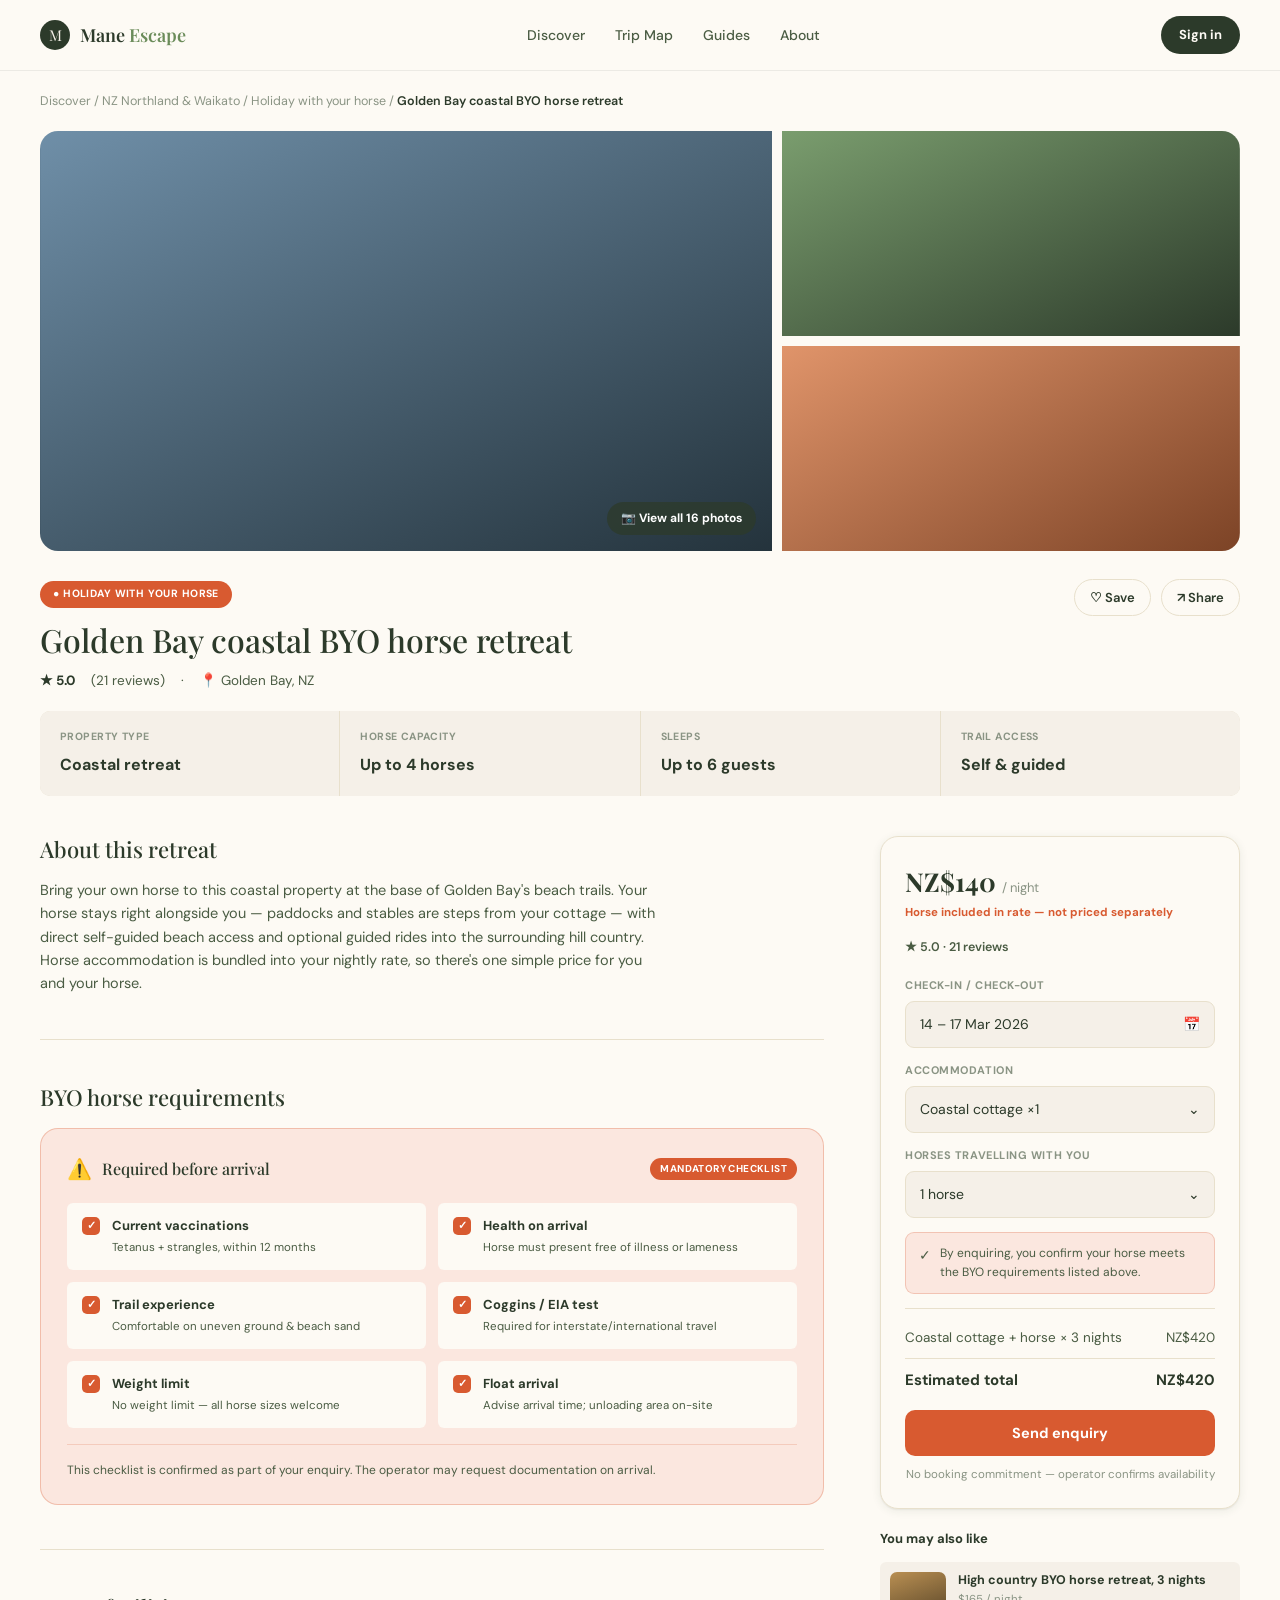
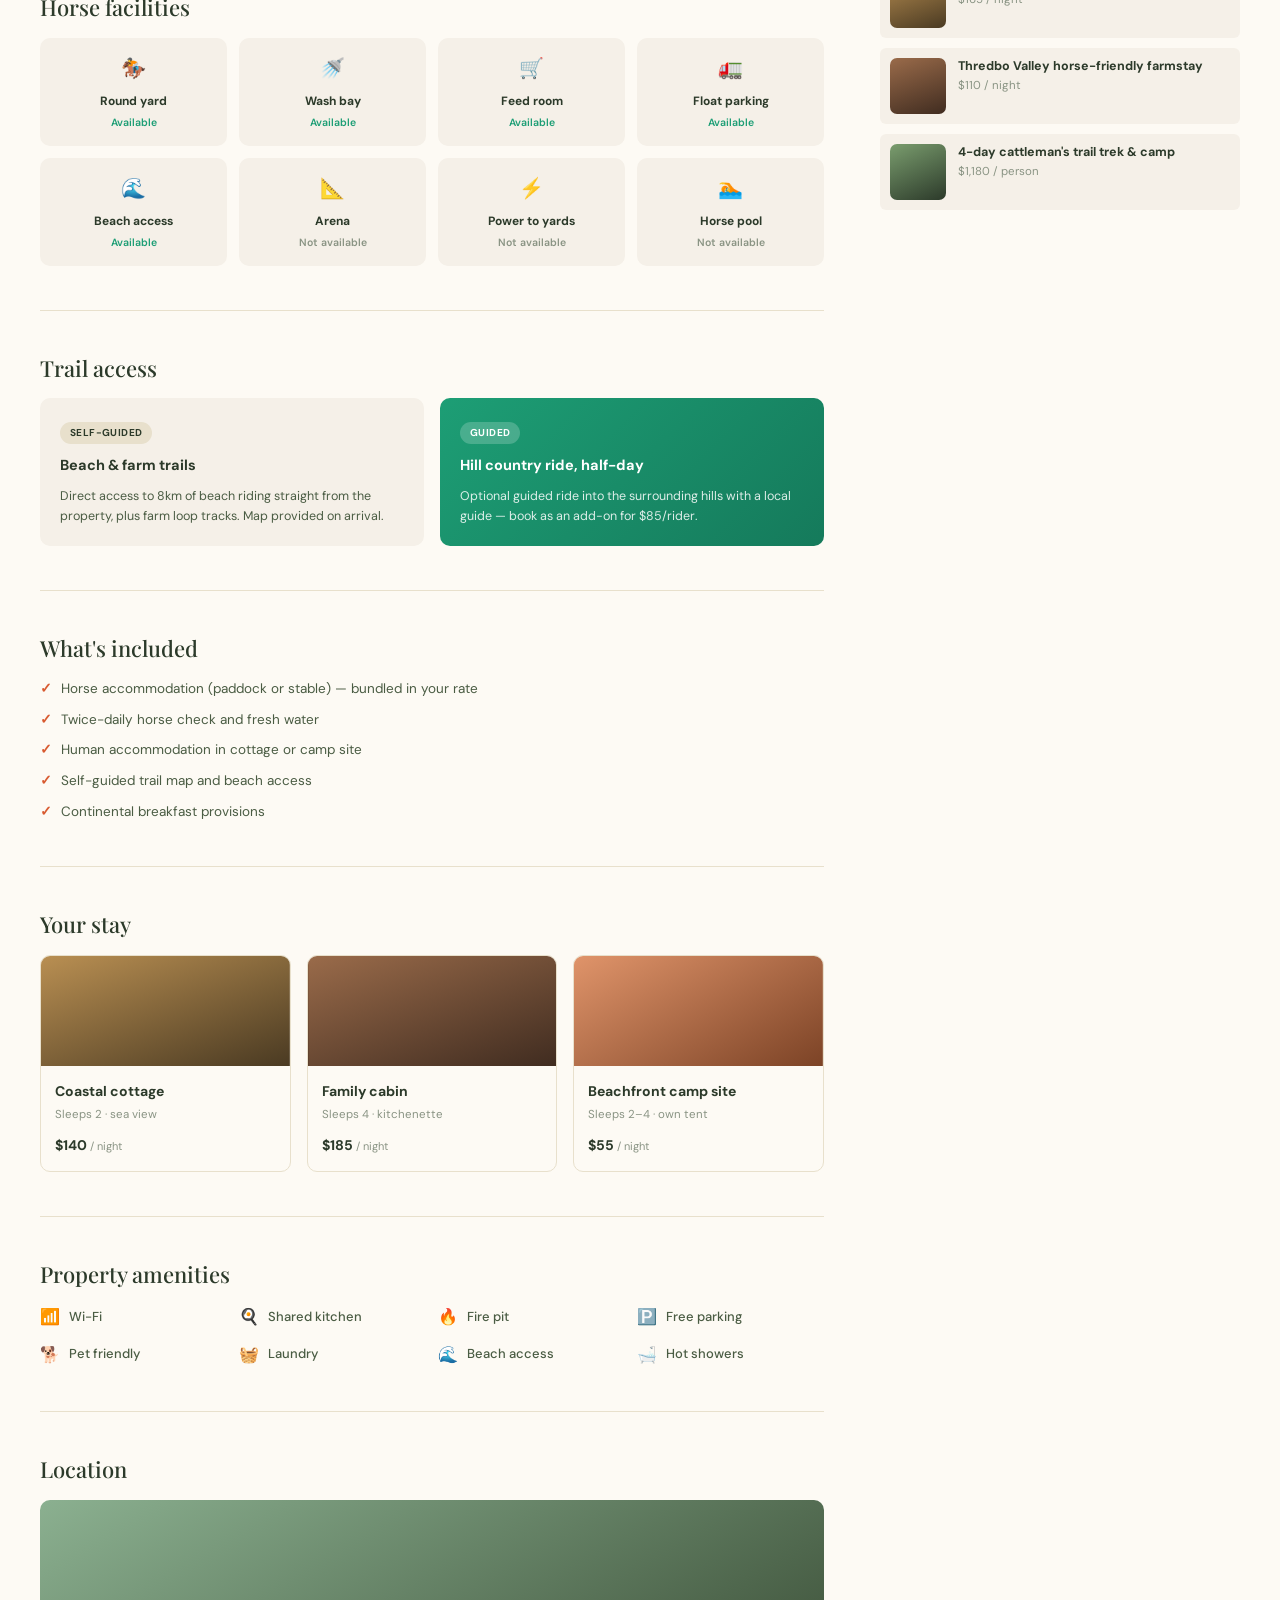
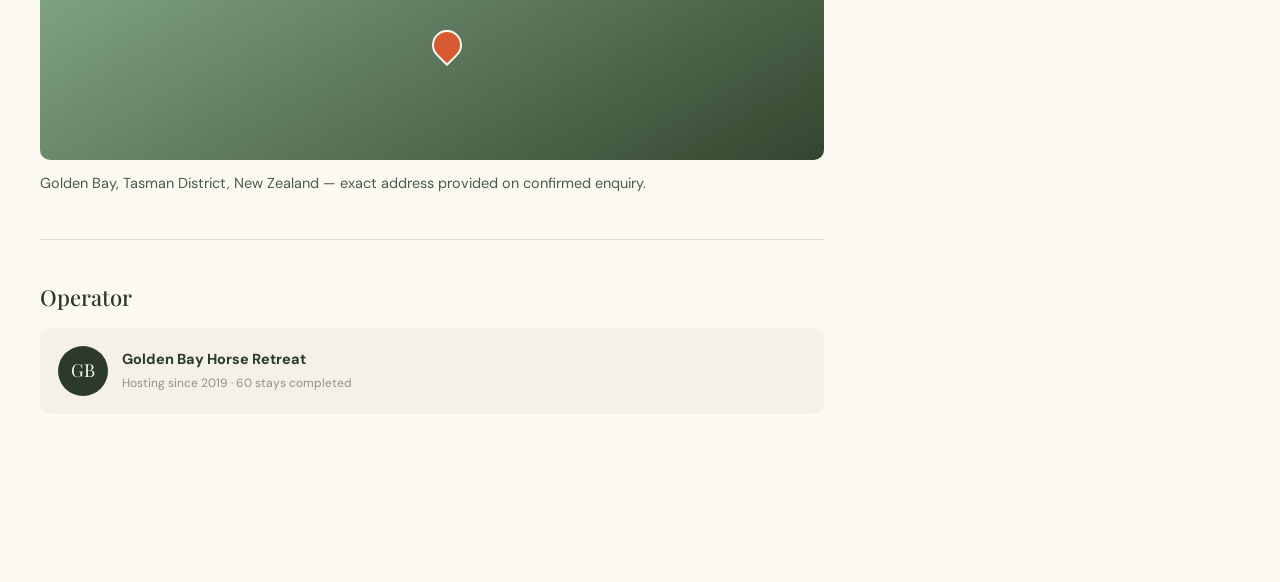
<file: listing-byo-holiday.html>
<!DOCTYPE html>
<html lang="en">
<head>
<meta charset="UTF-8">
<meta name="viewport" content="width=device-width, initial-scale=1.0">
<title>Mane Escape — Golden Bay Coastal BYO Horse Retreat</title>
<link rel="preconnect" href="https://fonts.googleapis.com">
<link rel="preconnect" href="https://fonts.gstatic.com" crossorigin>
<link href="https://fonts.googleapis.com/css2?family=Playfair+Display:wght@500;600;700&family=DM+Sans:wght@400;500;700&display=swap" rel="stylesheet">
<style>
  :root{
    --ironbark:#2C3A2A; --ironbark-light:#4A5C43; --gumleaf:#6B8C5A; --gumleaf-light:#A8C894;
    --sandy-clay:#E8E0CC; --sandy-clay-light:#F5F0E8; --cream:#FDFAF4; --wattle:#BA7517; --amber-light:#FAEEDA;
    --type-byo:#D85A30; --type-byo-light:#FBE7DF;
    --type-day:#1D9E75; --type-multiday:#7F77DD; --type-accom:#BA7517;
    --text-primary:var(--ironbark); --text-secondary:var(--ironbark-light); --text-tertiary:#8A9484;
    --radius-sm:6px; --radius-md:10px; --radius-lg:18px;
    --shadow-card: 0 2px 10px rgba(44,58,42,0.08), 0 1px 2px rgba(44,58,42,0.06);
    --shadow-lift: 0 12px 28px rgba(44,58,42,0.16);
  }
  *{box-sizing:border-box; margin:0; padding:0;}
  body{ font-family:'DM Sans', sans-serif; background:var(--cream); color:var(--text-primary); line-height:1.6; -webkit-font-smoothing:antialiased; }
  h1,h2,h3,h4{ font-family:'Playfair Display', serif; font-weight:500; color:var(--ironbark); line-height:1.25; }
  a{ color:inherit; text-decoration:none; }
  button{ font-family:inherit; cursor:pointer; border:none; background:none; }
  .wrap{ max-width:1320px; margin:0 auto; padding:0 40px; }

  .plate{ background-size:cover; background-position:center; }
  .plate.p1{ background-image: linear-gradient(155deg,#7a9d6e 0%, #2c3a2a 100%); }
  .plate.p2{ background-image: linear-gradient(155deg,#6f8fa8 0%, #24333c 100%); }
  .plate.p3{ background-image: linear-gradient(160deg,#b98f52 0%, #4a3a22 100%); }
  .plate.p4{ background-image: linear-gradient(160deg,#9a6b4a 0%, #402c20 100%); }
  .plate.p5{ background-image: linear-gradient(150deg,#8bb090 0%, #34462f 100%); }
  .plate.p6{ background-image: linear-gradient(150deg,#e0946a 0%, #7c4326 100%); }

  header{ background:var(--cream); border-bottom:1px solid rgba(44,58,42,0.08); }
  .nav-row{ display:flex; align-items:center; justify-content:space-between; height:70px; }
  .logo{ display:flex; align-items:center; gap:10px; }
  .logo-mark{ width:30px; height:30px; border-radius:50%; background:var(--ironbark); display:flex; align-items:center; justify-content:center; color:var(--sandy-clay-light); font-family:'Playfair Display'; font-size:15px; }
  .logo-text{ font-family:'Playfair Display'; font-size:18px; font-weight:600; }
  .logo-text span{ color:var(--gumleaf); }
  nav.primary{ display:flex; gap:30px; }
  nav.primary a{ font-size:14px; font-weight:500; color:var(--text-secondary); }
  .btn{ font-size:13px; font-weight:700; padding:9px 18px; border-radius:24px; }
  .btn-primary{ background:var(--ironbark); color:var(--cream); }

  .breadcrumb{ font-size:12.5px; color:var(--text-tertiary); padding:20px 0 0; }
  .breadcrumb a{ color:var(--text-tertiary); }
  .breadcrumb span{ color:var(--ironbark); font-weight:600; }

  .gallery{ display:grid; grid-template-columns: 1.6fr 1fr; gap:10px; height:420px; margin:20px 0 28px; border-radius:var(--radius-lg); overflow:hidden; }
  .gallery .sub-shots{ display:grid; grid-template-rows:1fr 1fr; gap:10px; }
  .gallery .sub-shots .plate{ position:relative; }
  .photo-count{ position:absolute; bottom:16px; right:16px; background:rgba(44,58,42,0.75); color:#fff; font-size:12px; font-weight:700; padding:7px 14px; border-radius:20px; }

  .listing-header{ display:flex; align-items:flex-start; justify-content:space-between; margin-bottom:20px; }
  .type-tag{ display:inline-flex; align-items:center; gap:6px; font-size:10.5px; font-weight:700; letter-spacing:0.04em; text-transform:uppercase; padding:5px 13px; border-radius:20px; color:#fff; background:var(--type-byo); margin-bottom:12px; }
  .listing-header h1{ font-size:32px; margin-bottom:10px; max-width:640px; }
  .header-meta{ display:flex; align-items:center; gap:16px; font-size:13.5px; color:var(--text-secondary); }
  .header-meta .rating{ font-weight:700; color:var(--ironbark); }
  .fav-share{ display:flex; gap:10px; }
  .fav-share button{ display:flex; align-items:center; gap:7px; font-size:13px; font-weight:600; color:var(--ironbark); border:1.5px solid var(--sandy-clay); padding:9px 15px; border-radius:24px; }

  .quick-stats{ display:grid; grid-template-columns:repeat(4,1fr); gap:1px; background:var(--sandy-clay); border-radius:var(--radius-md); overflow:hidden; margin-bottom:40px; }
  .stat{ background:var(--sandy-clay-light); padding:18px 20px; }
  .stat .label{ font-size:10.5px; font-weight:700; text-transform:uppercase; letter-spacing:0.04em; color:var(--text-tertiary); margin-bottom:6px; }
  .stat .value{ font-size:16px; font-weight:700; color:var(--ironbark); }

  .detail-layout{ display:grid; grid-template-columns: 1fr 360px; gap:56px; padding-bottom:80px; }
  .main-col section{ margin-bottom:44px; padding-bottom:44px; border-bottom:1px solid var(--sandy-clay); }
  .main-col section:last-child{ border-bottom:none; }
  .main-col h2{ font-size:22px; margin-bottom:16px; }
  .main-col p{ font-size:14.5px; color:var(--text-secondary); max-width:620px; }

  .byo-requirements{ background:var(--type-byo-light); border:1.5px solid rgba(216,90,48,0.3); border-radius:var(--radius-lg); padding:24px 26px; margin-top:16px; }
  .byo-requirements-head{ display:flex; align-items:center; gap:10px; margin-bottom:18px; }
  .byo-requirements-head .icon{ font-size:20px; }
  .byo-requirements-head h4{ font-size:16px; color:var(--ironbark); }
  .byo-requirements-head .req-badge{ font-size:10px; font-weight:700; text-transform:uppercase; letter-spacing:0.04em; color:#fff; background:var(--type-byo); padding:3px 10px; border-radius:12px; margin-left:auto; }
  .req-grid{ display:grid; grid-template-columns:1fr 1fr; gap:12px; }
  .req-item{ display:flex; gap:12px; background:var(--cream); border-radius:var(--radius-sm); padding:13px 15px; align-items:flex-start; }
  .req-item .check{ width:18px; height:18px; border-radius:5px; background:var(--type-byo); color:#fff; font-size:11px; font-weight:700; display:flex; align-items:center; justify-content:center; flex-shrink:0; margin-top:1px; }
  .req-item .label{ font-size:13px; font-weight:700; color:var(--ironbark); margin-bottom:2px; }
  .req-item .detail{ font-size:11.5px; color:var(--text-secondary); }
  .req-footnote{ font-size:12px; color:var(--ironbark-light); margin-top:16px; padding-top:16px; border-top:1px solid rgba(216,90,48,0.2); }

  .facilities-grid{ display:grid; grid-template-columns:repeat(4,1fr); gap:12px; margin-top:16px; }
  .facility-item{ background:var(--sandy-clay-light); border-radius:var(--radius-md); padding:14px; text-align:center; }
  .facility-item .icon{ font-size:20px; margin-bottom:8px; }
  .facility-item .label{ font-size:12px; font-weight:700; color:var(--ironbark); margin-bottom:4px; }
  .facility-item .status{ font-size:10.5px; font-weight:600; }
  .facility-item .status.yes{ color:var(--type-day); }
  .facility-item .status.no{ color:var(--text-tertiary); }

  .trail-access-grid{ display:grid; grid-template-columns:1fr 1fr; gap:16px; margin-top:16px; }
  .trail-access-card{ border-radius:var(--radius-md); padding:20px; }
  .trail-access-card.self{ background:var(--sandy-clay-light); }
  .trail-access-card.guided{ background: linear-gradient(135deg, var(--type-day) 0%, #157a5b 100%); color:#fff; }
  .trail-access-card h5{ font-size:14.5px; font-weight:700; margin-bottom:8px; }
  .trail-access-card.guided h5{ color:#fff; }
  .trail-access-card p{ font-size:12.5px; margin-bottom:0; }
  .trail-access-card.guided p{ color:rgba(255,255,255,0.85); }
  .trail-access-card .tag{ display:inline-block; font-size:10px; font-weight:700; text-transform:uppercase; letter-spacing:0.04em; margin-bottom:10px; padding:3px 10px; border-radius:12px; }
  .trail-access-card.self .tag{ background:var(--sandy-clay); color:var(--ironbark); }
  .trail-access-card.guided .tag{ background:rgba(255,255,255,0.2); color:#fff; }

  .incl-list{ margin-top:16px; display:flex; flex-direction:column; gap:9px; }
  .incl-list li{ font-size:13.5px; color:var(--text-secondary); display:flex; align-items:flex-start; gap:9px; list-style:none; }
  .incl-list li::before{ content:'✓'; color:var(--type-byo); font-weight:700; flex-shrink:0; }

  .room-grid{ display:grid; grid-template-columns:repeat(3,1fr); gap:16px; margin-top:16px; }
  .room-card{ border-radius:var(--radius-md); overflow:hidden; border:1.5px solid var(--sandy-clay); }
  .room-card .plate{ height:110px; }
  .room-body{ padding:14px; }
  .room-body h5{ font-size:14px; margin-bottom:4px; }
  .room-body .sub{ font-size:11.5px; color:var(--text-tertiary); margin-bottom:10px; }
  .room-body .price{ font-size:14px; font-weight:700; color:var(--ironbark); }
  .room-body .price small{ font-weight:400; color:var(--text-tertiary); font-size:11px; }

  .amenities-grid{ display:grid; grid-template-columns:repeat(4,1fr); gap:12px; margin-top:16px; }
  .amenity-item{ display:flex; align-items:center; gap:9px; font-size:13px; color:var(--text-secondary); font-weight:500; }
  .amenity-item .icon{ font-size:16px; }

  .location-map{ height:260px; border-radius:var(--radius-md); margin-top:16px; position:relative; overflow:hidden;
    background:linear-gradient(150deg,#8bb090 0%,#34462f 100%); }
  .location-map .pin-marker{ position:absolute; top:50%; left:50%; width:30px; height:30px; border-radius:50% 50% 50% 0; background:var(--type-byo); transform:rotate(-45deg); border:2.5px solid var(--cream); }

  .operator-card{ background:var(--sandy-clay-light); border-radius:var(--radius-md); padding:18px; display:flex; gap:14px; align-items:center; margin-top:16px; }
  .operator-avatar{ width:50px; height:50px; border-radius:50%; background:var(--ironbark); color:var(--cream); display:flex; align-items:center; justify-content:center; font-family:'Playfair Display'; font-size:18px; flex-shrink:0; }
  .operator-card h5{ font-size:14.5px; margin-bottom:3px; }
  .operator-card .sub{ font-size:12px; color:var(--text-tertiary); }

  .sidebar{ position:sticky; top:24px; align-self:start; }
  .booking-card{ background:var(--cream); border:1.5px solid var(--sandy-clay); border-radius:var(--radius-lg); padding:24px; box-shadow:var(--shadow-card); }
  .booking-price{ display:flex; align-items:baseline; gap:6px; margin-bottom:2px; }
  .booking-price .amount{ font-size:26px; font-weight:700; color:var(--ironbark); font-family:'Playfair Display'; }
  .booking-price .unit{ font-size:13px; color:var(--text-tertiary); }
  .booking-price-note{ font-size:11.5px; color:var(--type-byo); font-weight:700; margin-bottom:14px; }
  .booking-rating{ font-size:12.5px; color:var(--text-secondary); margin-bottom:20px; font-weight:600; }

  .picker-field{ margin-bottom:14px; }
  .picker-field label{ display:block; font-size:11px; font-weight:700; text-transform:uppercase; letter-spacing:0.05em; color:var(--text-tertiary); margin-bottom:7px; }
  .picker-control{ border:1.5px solid var(--sandy-clay); background:var(--sandy-clay-light); border-radius:9px; padding:11px 14px; font-size:14px; display:flex; justify-content:space-between; align-items:center; }

  .byo-confirm{ background:var(--type-byo-light); border:1px solid rgba(216,90,48,0.25); border-radius:9px; padding:11px 13px; font-size:12px; color:var(--ironbark-light); margin:14px 0; display:flex; gap:9px; align-items:flex-start; }
  .byo-confirm .icon{ font-size:14px; flex-shrink:0; }

  .price-breakdown{ margin-top:4px; padding-top:18px; border-top:1px solid var(--sandy-clay); display:flex; flex-direction:column; gap:9px; }
  .price-breakdown .row{ display:flex; justify-content:space-between; font-size:13.5px; color:var(--text-secondary); }
  .price-breakdown .row.total{ font-weight:700; color:var(--ironbark); font-size:15px; padding-top:9px; border-top:1px solid var(--sandy-clay); }

  .enquire-btn{ width:100%; background:var(--type-byo); color:#fff; padding:14px; border-radius:10px; font-size:14.5px; font-weight:700; margin-top:18px; }
  .enquire-btn:hover{ opacity:0.92; }
  .no-commitment{ text-align:center; font-size:11.5px; color:var(--text-tertiary); margin-top:10px; }

  .also-like{ margin-top:20px; }
  .also-like h5{ font-size:13px; font-weight:700; margin-bottom:12px; }
  .also-card{ display:flex; gap:12px; background:var(--sandy-clay-light); border-radius:var(--radius-sm); padding:10px; margin-bottom:10px; }
  .also-thumb{ width:56px; height:56px; border-radius:7px; flex-shrink:0; }
  .also-card h6{ font-size:12.5px; font-weight:700; color:var(--ironbark); line-height:1.3; margin-bottom:3px; }
  .also-card .price{ font-size:11.5px; color:var(--text-tertiary); }

  @media (max-width:1080px){ .detail-layout{ grid-template-columns:1fr; } .gallery{ height:auto; grid-template-columns:1fr; } .sidebar{ position:static; } .req-grid, .trail-access-grid, .room-grid{ grid-template-columns:1fr; } .facilities-grid, .amenities-grid{ grid-template-columns:1fr 1fr; } }
</style>
</head>
<body>

<header>
  <div class="wrap nav-row">
    <a href="index.html" class="logo">
      <div class="logo-mark">M</div>
      <div class="logo-text">Mane <span>Escape</span></div>
    </a>
    <nav class="primary">
      <a href="index.html">Discover</a>
      <a href="#">Trip Map</a>
      <a href="#">Guides</a>
      <a href="#">About</a>
    </nav>
    <a href="#" class="btn btn-primary">Sign in</a>
  </div>
</header>

<div class="wrap">
  <div class="breadcrumb"><a href="index.html">Discover</a> / <a href="search.html">NZ Northland &amp; Waikato</a> / <a href="search.html">Holiday with your horse</a> / <span>Golden Bay coastal BYO horse retreat</span></div>

  <div class="gallery">
    <div class="main-shot plate p2" style="position:relative;"><div class="photo-count">📷 View all 16 photos</div></div>
    <div class="sub-shots">
      <div class="plate p1"></div>
      <div class="plate p6"></div>
    </div>
  </div>

  <div class="listing-header">
    <div>
      <div class="type-tag">● Holiday with your horse</div>
      <h1>Golden Bay coastal BYO horse retreat</h1>
      <div class="header-meta">
        <span class="rating">★ 5.0</span>
        <span>(21 reviews)</span>
        <span>·</span>
        <span>📍 Golden Bay, NZ</span>
      </div>
    </div>
    <div class="fav-share">
      <button>♡ Save</button>
      <button>↗ Share</button>
    </div>
  </div>

  <div class="quick-stats">
    <div class="stat"><div class="label">Property type</div><div class="value">Coastal retreat</div></div>
    <div class="stat"><div class="label">Horse capacity</div><div class="value">Up to 4 horses</div></div>
    <div class="stat"><div class="label">Sleeps</div><div class="value">Up to 6 guests</div></div>
    <div class="stat"><div class="label">Trail access</div><div class="value">Self &amp; guided</div></div>
  </div>

  <div class="detail-layout">
    <div class="main-col">

      <section>
        <h2>About this retreat</h2>
        <p>Bring your own horse to this coastal property at the base of Golden Bay's beach trails. Your horse stays right alongside you — paddocks and stables are steps from your cottage — with direct self-guided beach access and optional guided rides into the surrounding hill country. Horse accommodation is bundled into your nightly rate, so there's one simple price for you and your horse.</p>
      </section>

      <section>
        <h2>BYO horse requirements</h2>
        <div class="byo-requirements">
          <div class="byo-requirements-head">
            <span class="icon">⚠️</span>
            <h4>Required before arrival</h4>
            <span class="req-badge">Mandatory checklist</span>
          </div>
          <div class="req-grid">
            <div class="req-item">
              <div class="check">✓</div>
              <div><div class="label">Current vaccinations</div><div class="detail">Tetanus + strangles, within 12 months</div></div>
            </div>
            <div class="req-item">
              <div class="check">✓</div>
              <div><div class="label">Health on arrival</div><div class="detail">Horse must present free of illness or lameness</div></div>
            </div>
            <div class="req-item">
              <div class="check">✓</div>
              <div><div class="label">Trail experience</div><div class="detail">Comfortable on uneven ground &amp; beach sand</div></div>
            </div>
            <div class="req-item">
              <div class="check">✓</div>
              <div><div class="label">Coggins / EIA test</div><div class="detail">Required for interstate/international travel</div></div>
            </div>
            <div class="req-item">
              <div class="check">✓</div>
              <div><div class="label">Weight limit</div><div class="detail">No weight limit — all horse sizes welcome</div></div>
            </div>
            <div class="req-item">
              <div class="check">✓</div>
              <div><div class="label">Float arrival</div><div class="detail">Advise arrival time; unloading area on-site</div></div>
            </div>
          </div>
          <div class="req-footnote">This checklist is confirmed as part of your enquiry. The operator may request documentation on arrival.</div>
        </div>
      </section>

      <section>
        <h2>Horse facilities</h2>
        <div class="facilities-grid">
          <div class="facility-item"><div class="icon">🏇</div><div class="label">Round yard</div><div class="status yes">Available</div></div>
          <div class="facility-item"><div class="icon">🚿</div><div class="label">Wash bay</div><div class="status yes">Available</div></div>
          <div class="facility-item"><div class="icon">🛒</div><div class="label">Feed room</div><div class="status yes">Available</div></div>
          <div class="facility-item"><div class="icon">🚛</div><div class="label">Float parking</div><div class="status yes">Available</div></div>
          <div class="facility-item"><div class="icon">🌊</div><div class="label">Beach access</div><div class="status yes">Available</div></div>
          <div class="facility-item"><div class="icon">📐</div><div class="label">Arena</div><div class="status no">Not available</div></div>
          <div class="facility-item"><div class="icon">⚡</div><div class="label">Power to yards</div><div class="status no">Not available</div></div>
          <div class="facility-item"><div class="icon">🏊</div><div class="label">Horse pool</div><div class="status no">Not available</div></div>
        </div>
      </section>

      <section>
        <h2>Trail access</h2>
        <div class="trail-access-grid">
          <div class="trail-access-card self">
            <div class="tag">Self-guided</div>
            <h5>Beach &amp; farm trails</h5>
            <p>Direct access to 8km of beach riding straight from the property, plus farm loop tracks. Map provided on arrival.</p>
          </div>
          <div class="trail-access-card guided">
            <div class="tag">Guided</div>
            <h5>Hill country ride, half-day</h5>
            <p>Optional guided ride into the surrounding hills with a local guide — book as an add-on for $85/rider.</p>
          </div>
        </div>
      </section>

      <section>
        <h2>What's included</h2>
        <ul class="incl-list">
          <li>Horse accommodation (paddock or stable) — bundled in your rate</li>
          <li>Twice-daily horse check and fresh water</li>
          <li>Human accommodation in cottage or camp site</li>
          <li>Self-guided trail map and beach access</li>
          <li>Continental breakfast provisions</li>
        </ul>
      </section>

      <section>
        <h2>Your stay</h2>
        <div class="room-grid">
          <div class="room-card">
            <div class="plate p3"></div>
            <div class="room-body"><h5>Coastal cottage</h5><div class="sub">Sleeps 2 · sea view</div><div class="price">$140 <small>/ night</small></div></div>
          </div>
          <div class="room-card">
            <div class="plate p4"></div>
            <div class="room-body"><h5>Family cabin</h5><div class="sub">Sleeps 4 · kitchenette</div><div class="price">$185 <small>/ night</small></div></div>
          </div>
          <div class="room-card">
            <div class="plate p6"></div>
            <div class="room-body"><h5>Beachfront camp site</h5><div class="sub">Sleeps 2–4 · own tent</div><div class="price">$55 <small>/ night</small></div></div>
          </div>
        </div>
      </section>

      <section>
        <h2>Property amenities</h2>
        <div class="amenities-grid">
          <div class="amenity-item"><span class="icon">📶</span> Wi-Fi</div>
          <div class="amenity-item"><span class="icon">🍳</span> Shared kitchen</div>
          <div class="amenity-item"><span class="icon">🔥</span> Fire pit</div>
          <div class="amenity-item"><span class="icon">🅿️</span> Free parking</div>
          <div class="amenity-item"><span class="icon">🐕</span> Pet friendly</div>
          <div class="amenity-item"><span class="icon">🧺</span> Laundry</div>
          <div class="amenity-item"><span class="icon">🌊</span> Beach access</div>
          <div class="amenity-item"><span class="icon">🛁</span> Hot showers</div>
        </div>
      </section>

      <section>
        <h2>Location</h2>
        <div class="location-map"><div class="pin-marker"></div></div>
        <p style="margin-top:12px;">Golden Bay, Tasman District, New Zealand — exact address provided on confirmed enquiry.</p>
      </section>

      <section style="border-bottom:none;">
        <h2>Operator</h2>
        <div class="operator-card">
          <div class="operator-avatar">GB</div>
          <div><h5>Golden Bay Horse Retreat</h5><div class="sub">Hosting since 2019 · 60 stays completed</div></div>
        </div>
      </section>

    </div>

    <div class="sidebar">
      <div class="booking-card">
        <div class="booking-price"><span class="amount">NZ$140</span><span class="unit">/ night</span></div>
        <div class="booking-price-note">Horse included in rate — not priced separately</div>
        <div class="booking-rating">★ 5.0 · 21 reviews</div>

        <div class="picker-field">
          <label>Check-in / Check-out</label>
          <div class="picker-control">14 – 17 Mar 2026 <span>📅</span></div>
        </div>
        <div class="picker-field">
          <label>Accommodation</label>
          <div class="picker-control">Coastal cottage ×1 <span>⌄</span></div>
        </div>
        <div class="picker-field">
          <label>Horses travelling with you</label>
          <div class="picker-control">1 horse <span>⌄</span></div>
        </div>

        <div class="byo-confirm">
          <span class="icon">✓</span>
          <span>By enquiring, you confirm your horse meets the BYO requirements listed above.</span>
        </div>

        <div class="price-breakdown">
          <div class="row"><span>Coastal cottage + horse × 3 nights</span><span>NZ$420</span></div>
          <div class="row total"><span>Estimated total</span><span>NZ$420</span></div>
        </div>

        <button class="enquire-btn">Send enquiry</button>
        <div class="no-commitment">No booking commitment — operator confirms availability</div>
      </div>

      <div class="also-like">
        <h5>You may also like</h5>
        <div class="also-card">
          <div class="also-thumb plate p3"></div>
          <div><h6>High country BYO horse retreat, 3 nights</h6><div class="price">$165 / night</div></div>
        </div>
        <div class="also-card">
          <div class="also-thumb plate p4"></div>
          <div><h6><a href="listing-accommodation.html">Thredbo Valley horse-friendly farmstay</a></h6><div class="price">$110 / night</div></div>
        </div>
        <div class="also-card">
          <div class="also-thumb plate p1"></div>
          <div><h6><a href="listing-multiday-trek.html">4-day cattleman's trail trek &amp; camp</a></h6><div class="price">$1,180 / person</div></div>
        </div>
      </div>
    </div>
  </div>
</div>

</body>
</html>
</file>
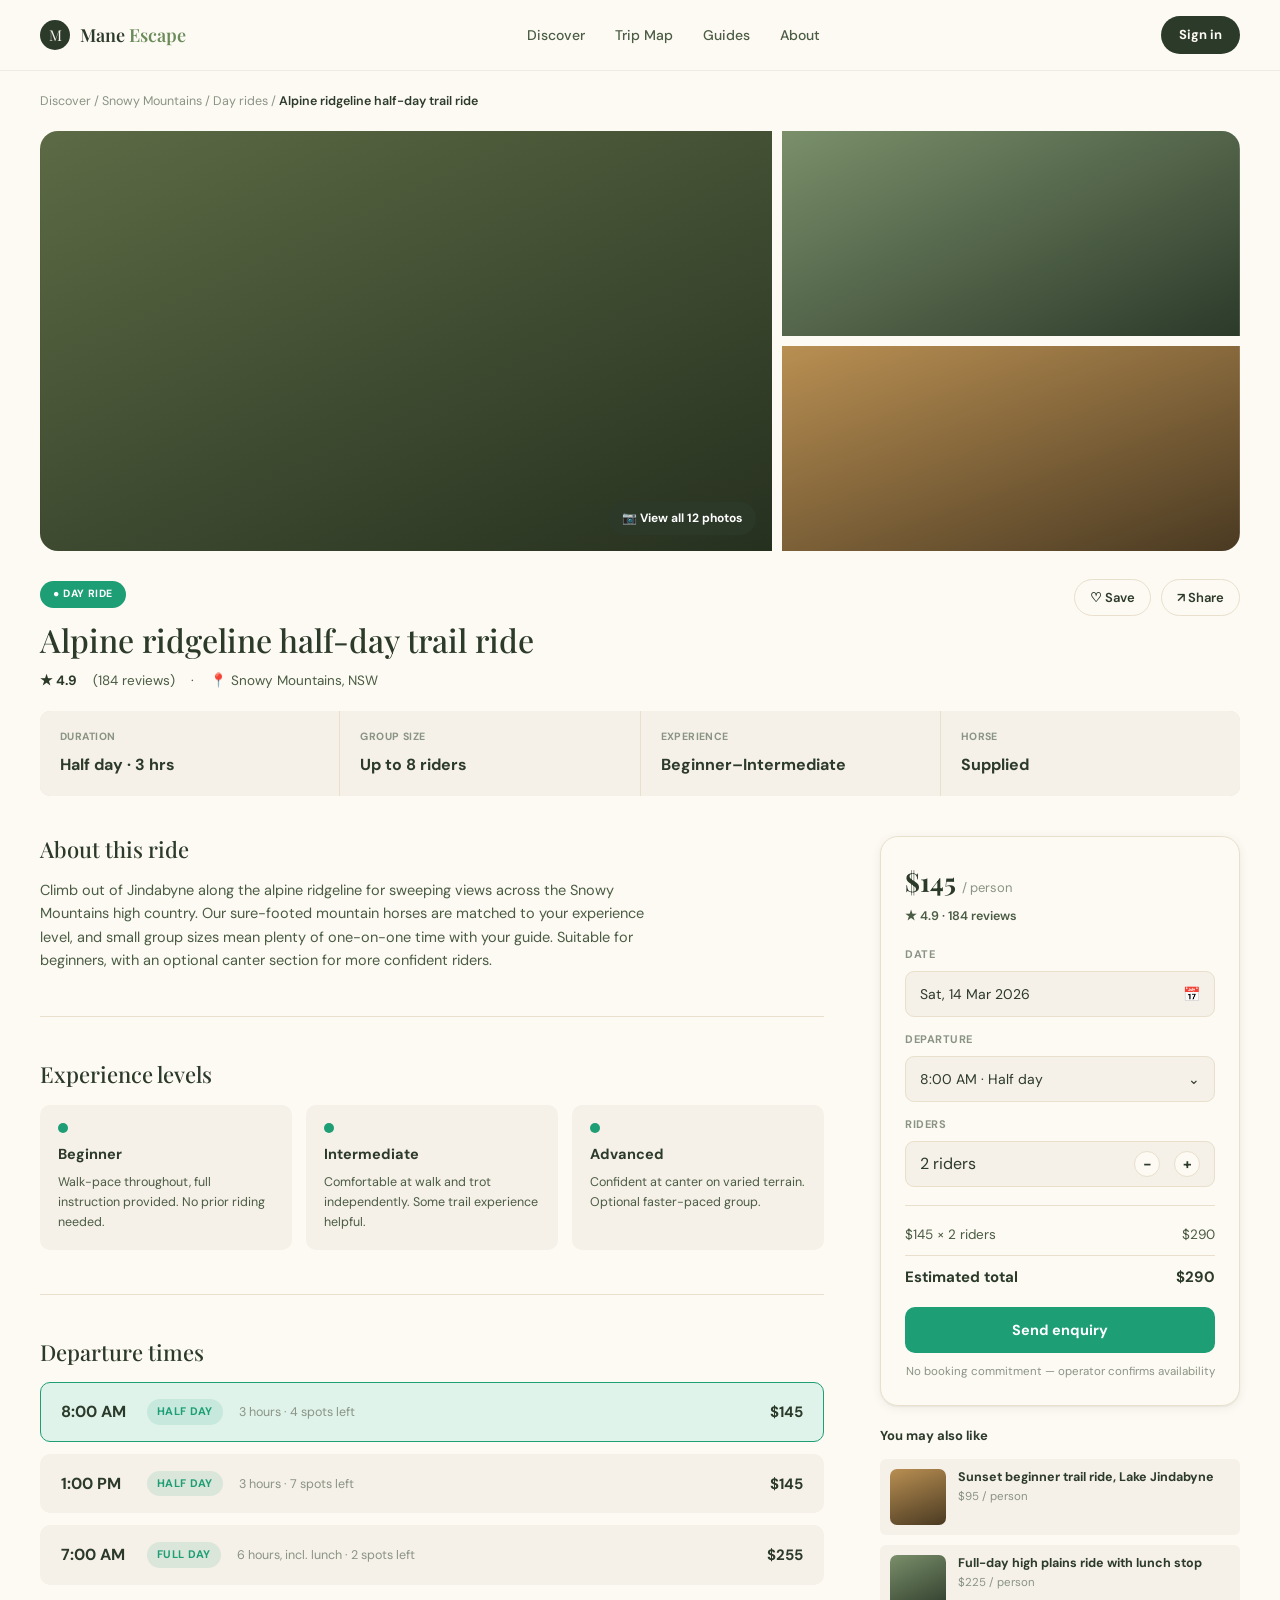
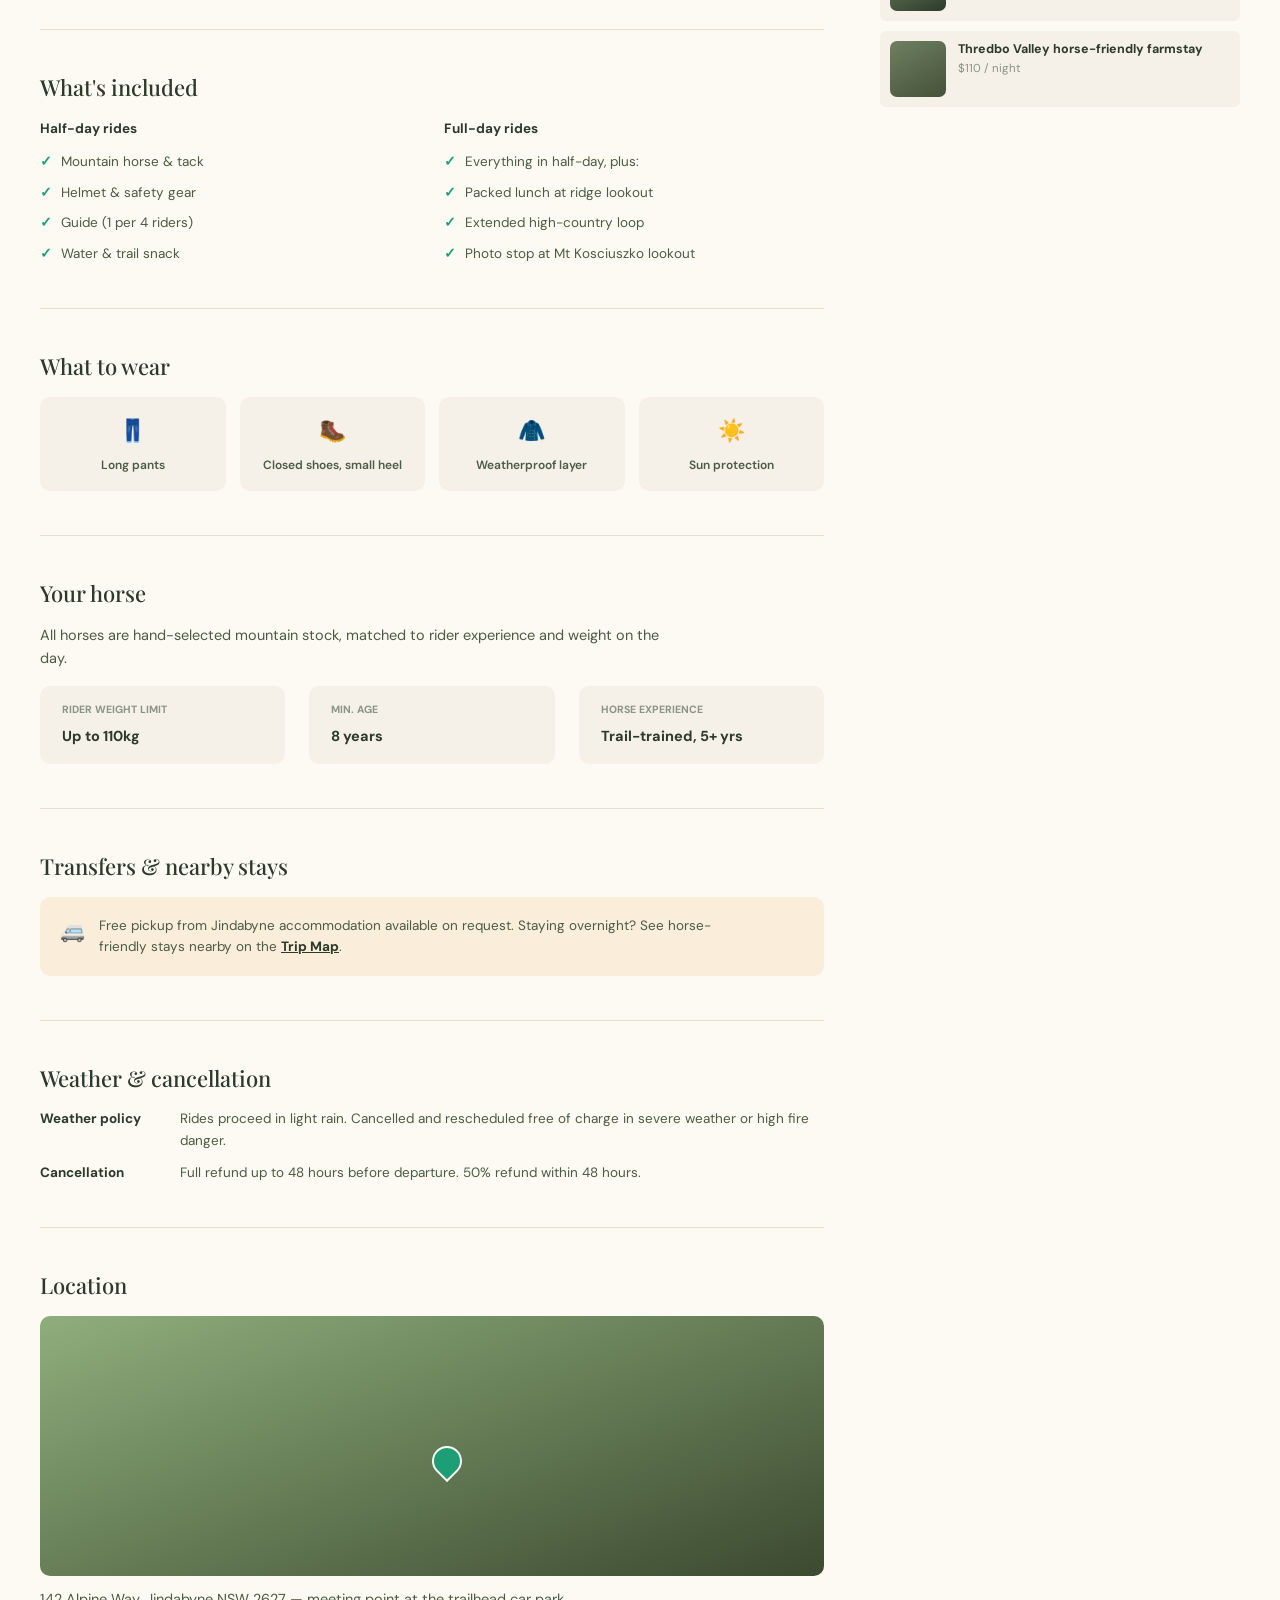
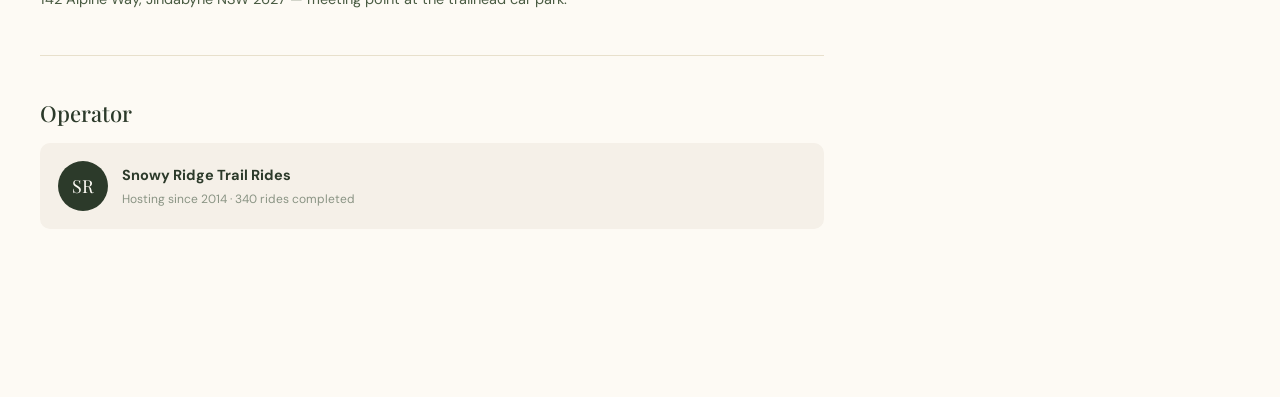
<file: listing-day-ride.html>
<!DOCTYPE html>
<html lang="en">
<head>
<meta charset="UTF-8">
<meta name="viewport" content="width=device-width, initial-scale=1.0">
<title>Mane Escape — Alpine Ridgeline Half-Day Trail Ride</title>
<link rel="preconnect" href="https://fonts.googleapis.com">
<link rel="preconnect" href="https://fonts.gstatic.com" crossorigin>
<link href="https://fonts.googleapis.com/css2?family=Playfair+Display:wght@500;600;700&family=DM+Sans:wght@400;500;700&display=swap" rel="stylesheet">
<style>
  :root{
    --ironbark:#2C3A2A; --ironbark-light:#4A5C43; --gumleaf:#6B8C5A; --gumleaf-light:#A8C894;
    --sandy-clay:#E8E0CC; --sandy-clay-light:#F5F0E8; --cream:#FDFAF4; --wattle:#BA7517; --amber-light:#FAEEDA;
    --type-day:#1D9E75; --type-day-light:#DFF3EB;
    --type-multiday:#7F77DD; --type-accom:#BA7517; --type-byo:#D85A30;
    --text-primary:var(--ironbark); --text-secondary:var(--ironbark-light); --text-tertiary:#8A9484;
    --radius-sm:6px; --radius-md:10px; --radius-lg:18px;
    --shadow-card: 0 2px 10px rgba(44,58,42,0.08), 0 1px 2px rgba(44,58,42,0.06);
    --shadow-lift: 0 12px 28px rgba(44,58,42,0.16);
  }
  *{box-sizing:border-box; margin:0; padding:0;}
  body{ font-family:'DM Sans', sans-serif; background:var(--cream); color:var(--text-primary); line-height:1.6; -webkit-font-smoothing:antialiased; }
  h1,h2,h3,h4{ font-family:'Playfair Display', serif; font-weight:500; color:var(--ironbark); line-height:1.25; }
  a{ color:inherit; text-decoration:none; }
  button{ font-family:inherit; cursor:pointer; border:none; background:none; }
  .wrap{ max-width:1320px; margin:0 auto; padding:0 40px; }

  .plate{ background-size:cover; background-position:center; }
  .plate.p1{ background-image: linear-gradient(155deg,#5c6b45 0%, #26301f 100%); }
  .plate.p2{ background-image: linear-gradient(155deg,#7a8f6a 0%, #2c3a2a 100%); }
  .plate.p3{ background-image: linear-gradient(160deg,#b98f52 0%, #4a3a22 100%); }
  .plate.p4{ background-image: linear-gradient(160deg,#8fae7c 0%, #3c4a30 100%); }
  .plate.p5{ background-image: linear-gradient(150deg,#6f8062 0%, #445238 100%); }

  header{ background:var(--cream); border-bottom:1px solid rgba(44,58,42,0.08); }
  .nav-row{ display:flex; align-items:center; justify-content:space-between; height:70px; }
  .logo{ display:flex; align-items:center; gap:10px; }
  .logo-mark{ width:30px; height:30px; border-radius:50%; background:var(--ironbark); display:flex; align-items:center; justify-content:center; color:var(--sandy-clay-light); font-family:'Playfair Display'; font-size:15px; }
  .logo-text{ font-family:'Playfair Display'; font-size:18px; font-weight:600; }
  .logo-text span{ color:var(--gumleaf); }
  nav.primary{ display:flex; gap:30px; }
  nav.primary a{ font-size:14px; font-weight:500; color:var(--text-secondary); }
  .btn{ font-size:13px; font-weight:700; padding:9px 18px; border-radius:24px; }
  .btn-primary{ background:var(--ironbark); color:var(--cream); }

  .breadcrumb{ font-size:12.5px; color:var(--text-tertiary); padding:20px 0 0; }
  .breadcrumb a{ color:var(--text-tertiary); }
  .breadcrumb span{ color:var(--ironbark); font-weight:600; }

  .gallery{ display:grid; grid-template-columns: 1.6fr 1fr; gap:10px; height:420px; margin:20px 0 28px; border-radius:var(--radius-lg); overflow:hidden; }
  .gallery .main-shot{ height:100%; }
  .gallery .sub-shots{ display:grid; grid-template-rows:1fr 1fr; gap:10px; }
  .gallery .sub-shots .plate{ position:relative; }
  .photo-count{ position:absolute; bottom:16px; right:16px; background:rgba(44,58,42,0.75); color:#fff; font-size:12px; font-weight:700; padding:7px 14px; border-radius:20px; }

  .listing-header{ display:flex; align-items:flex-start; justify-content:space-between; margin-bottom:20px; }
  .type-tag{ display:inline-flex; align-items:center; gap:6px; font-size:10.5px; font-weight:700; letter-spacing:0.04em; text-transform:uppercase; padding:5px 13px; border-radius:20px; color:#fff; background:var(--type-day); margin-bottom:12px; }
  .listing-header h1{ font-size:32px; margin-bottom:10px; max-width:640px; }
  .header-meta{ display:flex; align-items:center; gap:16px; font-size:13.5px; color:var(--text-secondary); }
  .header-meta .rating{ font-weight:700; color:var(--ironbark); }
  .fav-share{ display:flex; gap:10px; }
  .fav-share button{ display:flex; align-items:center; gap:7px; font-size:13px; font-weight:600; color:var(--ironbark); border:1.5px solid var(--sandy-clay); padding:9px 15px; border-radius:24px; }

  .quick-stats{ display:grid; grid-template-columns:repeat(4,1fr); gap:1px; background:var(--sandy-clay); border-radius:var(--radius-md); overflow:hidden; margin-bottom:40px; }
  .stat{ background:var(--sandy-clay-light); padding:18px 20px; }
  .stat .label{ font-size:10.5px; font-weight:700; text-transform:uppercase; letter-spacing:0.04em; color:var(--text-tertiary); margin-bottom:6px; }
  .stat .value{ font-size:16px; font-weight:700; color:var(--ironbark); }

  .detail-layout{ display:grid; grid-template-columns: 1fr 360px; gap:56px; padding-bottom:80px; }
  .main-col section{ margin-bottom:44px; padding-bottom:44px; border-bottom:1px solid var(--sandy-clay); }
  .main-col section:last-child{ border-bottom:none; }
  .main-col h2{ font-size:22px; margin-bottom:16px; }
  .main-col p{ font-size:14.5px; color:var(--text-secondary); max-width:620px; }

  .level-grid{ display:grid; grid-template-columns:repeat(3,1fr); gap:14px; margin-top:16px; }
  .level-card{ background:var(--sandy-clay-light); border-radius:var(--radius-md); padding:18px; }
  .level-card .dot{ width:10px; height:10px; border-radius:50%; background:var(--type-day); margin-bottom:10px; }
  .level-card h5{ font-size:14.5px; font-weight:700; color:var(--ironbark); margin-bottom:6px; }
  .level-card p{ font-size:12.5px; color:var(--text-secondary); }

  .departure-list{ display:flex; flex-direction:column; gap:12px; margin-top:16px; }
  .departure-row{ display:flex; align-items:center; justify-content:space-between; background:var(--sandy-clay-light); border-radius:var(--radius-md); padding:16px 20px; border:1.5px solid transparent; }
  .departure-row.selected{ border-color:var(--type-day); background:var(--type-day-light); }
  .departure-left{ display:flex; align-items:center; gap:16px; }
  .departure-time{ font-size:16px; font-weight:700; color:var(--ironbark); min-width:70px; }
  .departure-tag{ font-size:11px; font-weight:700; text-transform:uppercase; letter-spacing:0.03em; color:var(--type-day); background:rgba(29,158,117,0.12); padding:4px 10px; border-radius:14px; }
  .departure-sub{ font-size:12.5px; color:var(--text-tertiary); }
  .departure-price{ font-size:15px; font-weight:700; }

  .inclusions-split{ display:grid; grid-template-columns:1fr 1fr; gap:24px; margin-top:16px; }
  .incl-col h5{ font-size:13.5px; font-weight:700; margin-bottom:12px; }
  .incl-col ul{ list-style:none; display:flex; flex-direction:column; gap:9px; }
  .incl-col li{ font-size:13.5px; color:var(--text-secondary); display:flex; align-items:flex-start; gap:9px; }
  .incl-col li::before{ content:'✓'; color:var(--type-day); font-weight:700; flex-shrink:0; }

  .wear-grid{ display:grid; grid-template-columns:repeat(4,1fr); gap:14px; margin-top:16px; }
  .wear-item{ text-align:center; background:var(--sandy-clay-light); border-radius:var(--radius-md); padding:16px 10px; }
  .wear-item .icon{ font-size:22px; margin-bottom:8px; }
  .wear-item .label{ font-size:12px; font-weight:600; color:var(--text-secondary); }

  .horse-details{ display:flex; gap:24px; margin-top:16px; }
  .horse-stat{ background:var(--sandy-clay-light); border-radius:var(--radius-md); padding:16px 22px; flex:1; }
  .horse-stat .label{ font-size:10.5px; font-weight:700; text-transform:uppercase; color:var(--text-tertiary); margin-bottom:6px; }
  .horse-stat .value{ font-size:14.5px; font-weight:700; color:var(--ironbark); }

  .transfer-note{ background:var(--amber-light); border-radius:var(--radius-md); padding:18px 20px; margin-top:16px; display:flex; gap:14px; align-items:flex-start; }
  .transfer-note .icon{ font-size:20px; }
  .transfer-note p{ font-size:13.5px; color:var(--ironbark-light); }

  .policy-list{ margin-top:16px; display:flex; flex-direction:column; gap:10px; }
  .policy-list .row{ display:flex; gap:10px; font-size:13.5px; color:var(--text-secondary); }
  .policy-list .row strong{ color:var(--ironbark); min-width:130px; flex-shrink:0; }

  .location-map{ height:260px; border-radius:var(--radius-md); margin-top:16px; position:relative; overflow:hidden;
    background:linear-gradient(160deg,#8fae7c 0%,#3c4a30 100%); }
  .location-map .pin-marker{ position:absolute; top:50%; left:50%; width:30px; height:30px; border-radius:50% 50% 50% 0; background:var(--type-day); transform:rotate(-45deg); border:2.5px solid var(--cream); }

  .operator-card{ background:var(--sandy-clay-light); border-radius:var(--radius-md); padding:18px; display:flex; gap:14px; align-items:center; margin-top:16px; }
  .operator-avatar{ width:50px; height:50px; border-radius:50%; background:var(--ironbark); color:var(--cream); display:flex; align-items:center; justify-content:center; font-family:'Playfair Display'; font-size:18px; flex-shrink:0; }
  .operator-card h5{ font-size:14.5px; margin-bottom:3px; }
  .operator-card .sub{ font-size:12px; color:var(--text-tertiary); }

  .sidebar{ position:sticky; top:24px; align-self:start; }
  .booking-card{ background:var(--cream); border:1.5px solid var(--sandy-clay); border-radius:var(--radius-lg); padding:24px; box-shadow:var(--shadow-card); }
  .booking-price{ display:flex; align-items:baseline; gap:6px; margin-bottom:4px; }
  .booking-price .amount{ font-size:26px; font-weight:700; color:var(--ironbark); font-family:'Playfair Display'; }
  .booking-price .unit{ font-size:13px; color:var(--text-tertiary); }
  .booking-rating{ font-size:12.5px; color:var(--text-secondary); margin-bottom:20px; font-weight:600; }

  .picker-field{ margin-bottom:14px; }
  .picker-field label{ display:block; font-size:11px; font-weight:700; text-transform:uppercase; letter-spacing:0.05em; color:var(--text-tertiary); margin-bottom:7px; }
  .picker-control{ border:1.5px solid var(--sandy-clay); background:var(--sandy-clay-light); border-radius:9px; padding:11px 14px; font-size:14px; display:flex; justify-content:space-between; align-items:center; }
  .rider-counter{ display:flex; align-items:center; justify-content:space-between; border:1.5px solid var(--sandy-clay); background:var(--sandy-clay-light); border-radius:9px; padding:9px 14px; }
  .rider-counter .stepper{ display:flex; align-items:center; gap:14px; }
  .rider-counter button{ width:26px; height:26px; border-radius:50%; background:var(--cream); border:1.5px solid var(--sandy-clay); font-size:15px; color:var(--ironbark); font-weight:700; }

  .price-breakdown{ margin-top:18px; padding-top:18px; border-top:1px solid var(--sandy-clay); display:flex; flex-direction:column; gap:9px; }
  .price-breakdown .row{ display:flex; justify-content:space-between; font-size:13.5px; color:var(--text-secondary); }
  .price-breakdown .row.total{ font-weight:700; color:var(--ironbark); font-size:15px; padding-top:9px; border-top:1px solid var(--sandy-clay); }

  .enquire-btn{ width:100%; background:var(--type-day); color:#fff; padding:14px; border-radius:10px; font-size:14.5px; font-weight:700; margin-top:18px; }
  .enquire-btn:hover{ opacity:0.92; }
  .no-commitment{ text-align:center; font-size:11.5px; color:var(--text-tertiary); margin-top:10px; }

  .also-like{ margin-top:20px; }
  .also-like h5{ font-size:13px; font-weight:700; margin-bottom:12px; }
  .also-card{ display:flex; gap:12px; background:var(--sandy-clay-light); border-radius:var(--radius-sm); padding:10px; margin-bottom:10px; }
  .also-thumb{ width:56px; height:56px; border-radius:7px; flex-shrink:0; }
  .also-card h6{ font-size:12.5px; font-weight:700; color:var(--ironbark); line-height:1.3; margin-bottom:3px; }
  .also-card .price{ font-size:11.5px; color:var(--text-tertiary); }

  @media (max-width:1080px){ .detail-layout{ grid-template-columns:1fr; } .gallery{ height:auto; grid-template-columns:1fr; } .sidebar{ position:static; } }
</style>
</head>
<body>

<header>
  <div class="wrap nav-row">
    <a href="index.html" class="logo">
      <div class="logo-mark">M</div>
      <div class="logo-text">Mane <span>Escape</span></div>
    </a>
    <nav class="primary">
      <a href="index.html">Discover</a>
      <a href="#">Trip Map</a>
      <a href="#">Guides</a>
      <a href="#">About</a>
    </nav>
    <a href="#" class="btn btn-primary">Sign in</a>
  </div>
</header>

<div class="wrap">
  <div class="breadcrumb"><a href="index.html">Discover</a> / <a href="search.html">Snowy Mountains</a> / <a href="search.html">Day rides</a> / <span>Alpine ridgeline half-day trail ride</span></div>

  <div class="gallery">
    <div class="main-shot plate p1" style="position:relative;">
      <div class="photo-count">📷 View all 12 photos</div>
    </div>
    <div class="sub-shots">
      <div class="plate p2"></div>
      <div class="plate p3"></div>
    </div>
  </div>

  <div class="listing-header">
    <div>
      <div class="type-tag">● Day ride</div>
      <h1>Alpine ridgeline half-day trail ride</h1>
      <div class="header-meta">
        <span class="rating">★ 4.9</span>
        <span>(184 reviews)</span>
        <span>·</span>
        <span>📍 Snowy Mountains, NSW</span>
      </div>
    </div>
    <div class="fav-share">
      <button>♡ Save</button>
      <button>↗ Share</button>
    </div>
  </div>

  <div class="quick-stats">
    <div class="stat"><div class="label">Duration</div><div class="value">Half day · 3 hrs</div></div>
    <div class="stat"><div class="label">Group size</div><div class="value">Up to 8 riders</div></div>
    <div class="stat"><div class="label">Experience</div><div class="value">Beginner–Intermediate</div></div>
    <div class="stat"><div class="label">Horse</div><div class="value">Supplied</div></div>
  </div>

  <div class="detail-layout">
    <div class="main-col">

      <section>
        <h2>About this ride</h2>
        <p>Climb out of Jindabyne along the alpine ridgeline for sweeping views across the Snowy Mountains high country. Our sure-footed mountain horses are matched to your experience level, and small group sizes mean plenty of one-on-one time with your guide. Suitable for beginners, with an optional canter section for more confident riders.</p>
      </section>

      <section>
        <h2>Experience levels</h2>
        <div class="level-grid">
          <div class="level-card"><div class="dot"></div><h5>Beginner</h5><p>Walk-pace throughout, full instruction provided. No prior riding needed.</p></div>
          <div class="level-card"><div class="dot"></div><h5>Intermediate</h5><p>Comfortable at walk and trot independently. Some trail experience helpful.</p></div>
          <div class="level-card"><div class="dot"></div><h5>Advanced</h5><p>Confident at canter on varied terrain. Optional faster-paced group.</p></div>
        </div>
      </section>

      <section>
        <h2>Departure times</h2>
        <div class="departure-list">
          <div class="departure-row selected">
            <div class="departure-left">
              <div class="departure-time">8:00 AM</div>
              <div class="departure-tag">Half day</div>
              <div class="departure-sub">3 hours · 4 spots left</div>
            </div>
            <div class="departure-price">$145</div>
          </div>
          <div class="departure-row">
            <div class="departure-left">
              <div class="departure-time">1:00 PM</div>
              <div class="departure-tag">Half day</div>
              <div class="departure-sub">3 hours · 7 spots left</div>
            </div>
            <div class="departure-price">$145</div>
          </div>
          <div class="departure-row">
            <div class="departure-left">
              <div class="departure-time">7:00 AM</div>
              <div class="departure-tag">Full day</div>
              <div class="departure-sub">6 hours, incl. lunch · 2 spots left</div>
            </div>
            <div class="departure-price">$255</div>
          </div>
        </div>
      </section>

      <section>
        <h2>What's included</h2>
        <div class="inclusions-split">
          <div class="incl-col">
            <h5>Half-day rides</h5>
            <ul>
              <li>Mountain horse &amp; tack</li>
              <li>Helmet &amp; safety gear</li>
              <li>Guide (1 per 4 riders)</li>
              <li>Water &amp; trail snack</li>
            </ul>
          </div>
          <div class="incl-col">
            <h5>Full-day rides</h5>
            <ul>
              <li>Everything in half-day, plus:</li>
              <li>Packed lunch at ridge lookout</li>
              <li>Extended high-country loop</li>
              <li>Photo stop at Mt Kosciuszko lookout</li>
            </ul>
          </div>
        </div>
      </section>

      <section>
        <h2>What to wear</h2>
        <div class="wear-grid">
          <div class="wear-item"><div class="icon">👖</div><div class="label">Long pants</div></div>
          <div class="wear-item"><div class="icon">🥾</div><div class="label">Closed shoes, small heel</div></div>
          <div class="wear-item"><div class="icon">🧥</div><div class="label">Weatherproof layer</div></div>
          <div class="wear-item"><div class="icon">☀️</div><div class="label">Sun protection</div></div>
        </div>
      </section>

      <section>
        <h2>Your horse</h2>
        <p style="margin-bottom:12px;">All horses are hand-selected mountain stock, matched to rider experience and weight on the day.</p>
        <div class="horse-details">
          <div class="horse-stat"><div class="label">Rider weight limit</div><div class="value">Up to 110kg</div></div>
          <div class="horse-stat"><div class="label">Min. age</div><div class="value">8 years</div></div>
          <div class="horse-stat"><div class="label">Horse experience</div><div class="value">Trail-trained, 5+ yrs</div></div>
        </div>
      </section>

      <section>
        <h2>Transfers &amp; nearby stays</h2>
        <div class="transfer-note">
          <div class="icon">🚐</div>
          <p>Free pickup from Jindabyne accommodation available on request. Staying overnight? See horse-friendly stays nearby on the <a href="search-map.html" style="color:var(--ironbark); font-weight:700; text-decoration:underline;">Trip Map</a>.</p>
        </div>
      </section>

      <section>
        <h2>Weather &amp; cancellation</h2>
        <div class="policy-list">
          <div class="row"><strong>Weather policy</strong> Rides proceed in light rain. Cancelled and rescheduled free of charge in severe weather or high fire danger.</div>
          <div class="row"><strong>Cancellation</strong> Full refund up to 48 hours before departure. 50% refund within 48 hours.</div>
        </div>
      </section>

      <section>
        <h2>Location</h2>
        <div class="location-map"><div class="pin-marker"></div></div>
        <p style="margin-top:12px;">142 Alpine Way, Jindabyne NSW 2627 — meeting point at the trailhead car park.</p>
      </section>

      <section style="border-bottom:none;">
        <h2>Operator</h2>
        <div class="operator-card">
          <div class="operator-avatar">SR</div>
          <div>
            <h5>Snowy Ridge Trail Rides</h5>
            <div class="sub">Hosting since 2014 · 340 rides completed</div>
          </div>
        </div>
      </section>

    </div>

    <div class="sidebar">
      <div class="booking-card">
        <div class="booking-price"><span class="amount">$145</span><span class="unit">/ person</span></div>
        <div class="booking-rating">★ 4.9 · 184 reviews</div>

        <div class="picker-field">
          <label>Date</label>
          <div class="picker-control">Sat, 14 Mar 2026 <span>📅</span></div>
        </div>
        <div class="picker-field">
          <label>Departure</label>
          <div class="picker-control">8:00 AM · Half day <span>⌄</span></div>
        </div>
        <div class="picker-field">
          <label>Riders</label>
          <div class="rider-counter">
            <span>2 riders</span>
            <div class="stepper"><button>−</button><button>+</button></div>
          </div>
        </div>

        <div class="price-breakdown">
          <div class="row"><span>$145 × 2 riders</span><span>$290</span></div>
          <div class="row total"><span>Estimated total</span><span>$290</span></div>
        </div>

        <button class="enquire-btn">Send enquiry</button>
        <div class="no-commitment">No booking commitment — operator confirms availability</div>
      </div>

      <div class="also-like">
        <h5>You may also like</h5>
        <div class="also-card">
          <div class="also-thumb plate p3"></div>
          <div><h6>Sunset beginner trail ride, Lake Jindabyne</h6><div class="price">$95 / person</div></div>
        </div>
        <div class="also-card">
          <div class="also-thumb plate p2"></div>
          <div><h6>Full-day high plains ride with lunch stop</h6><div class="price">$225 / person</div></div>
        </div>
        <div class="also-card">
          <div class="also-thumb plate p5"></div>
          <div><h6><a href="listing-accommodation.html">Thredbo Valley horse-friendly farmstay</a></h6><div class="price">$110 / night</div></div>
        </div>
      </div>
    </div>
  </div>
</div>

</body>
</html>
</file>
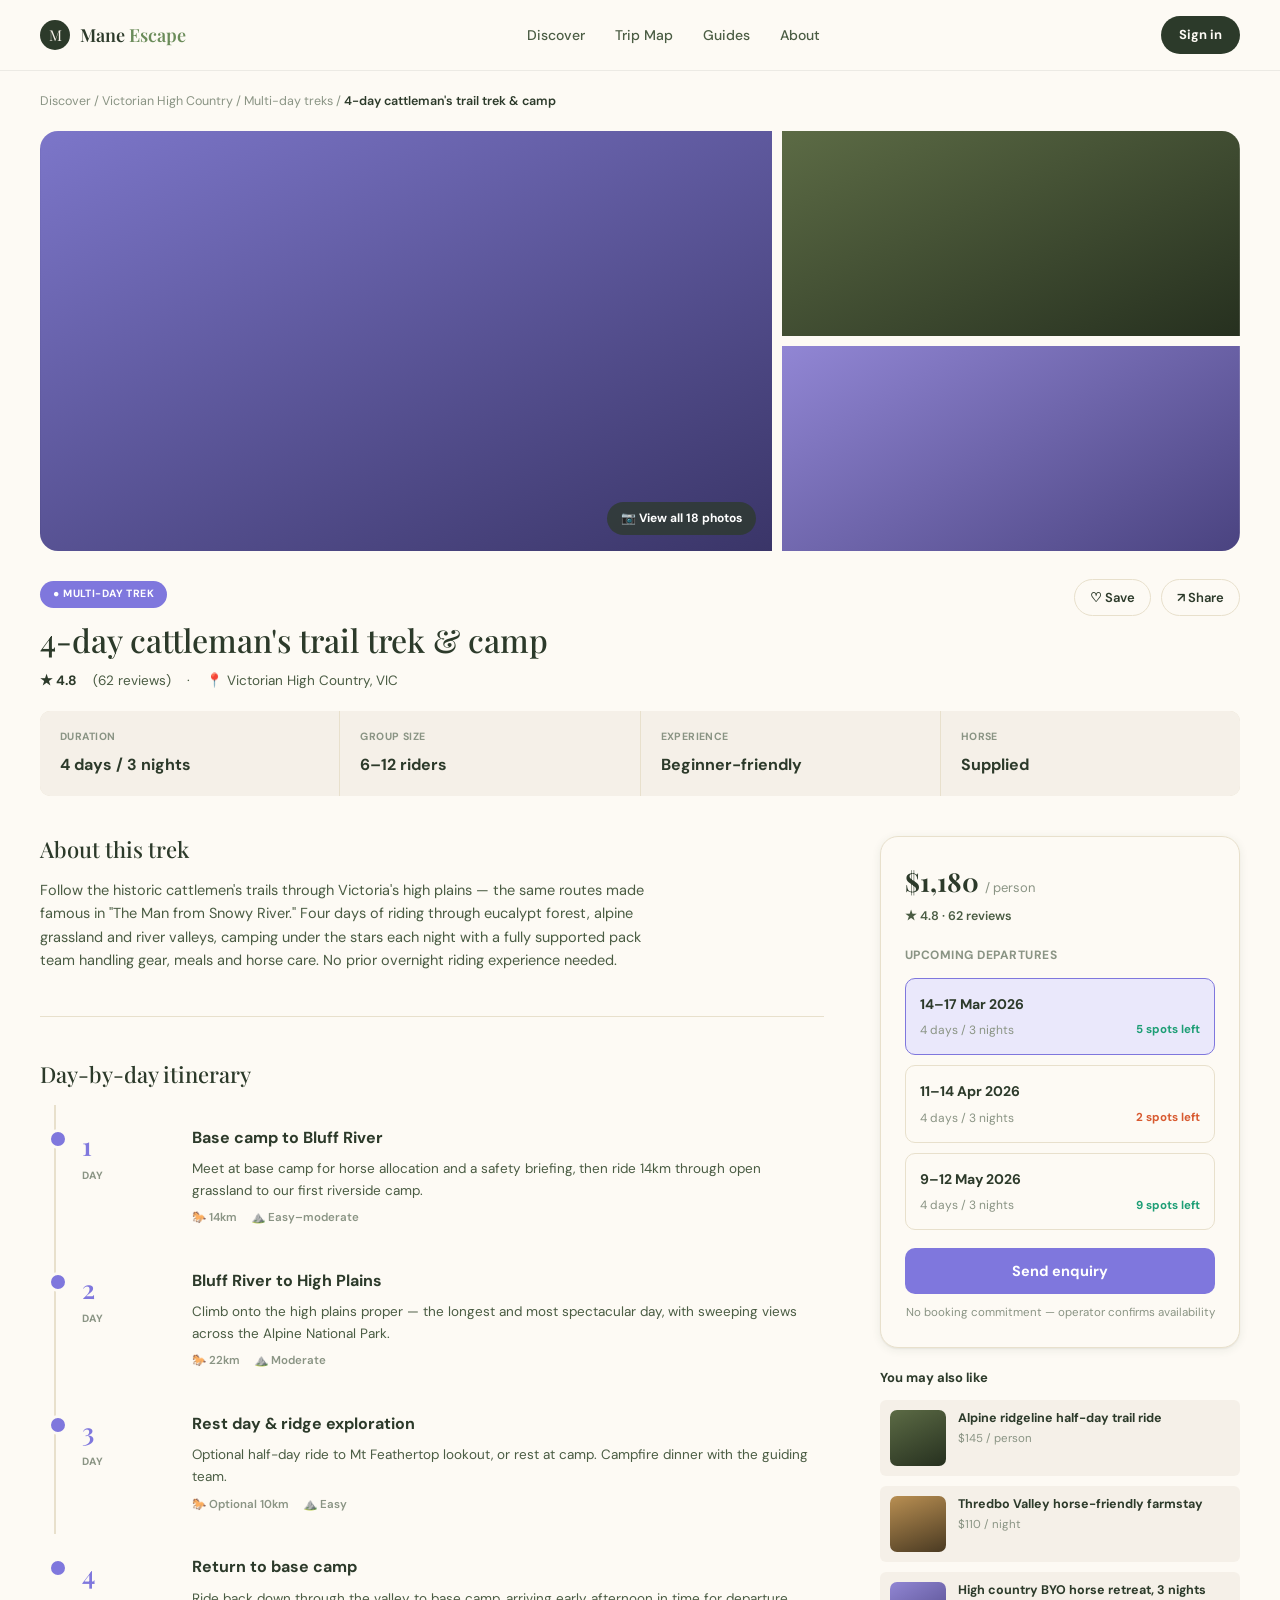
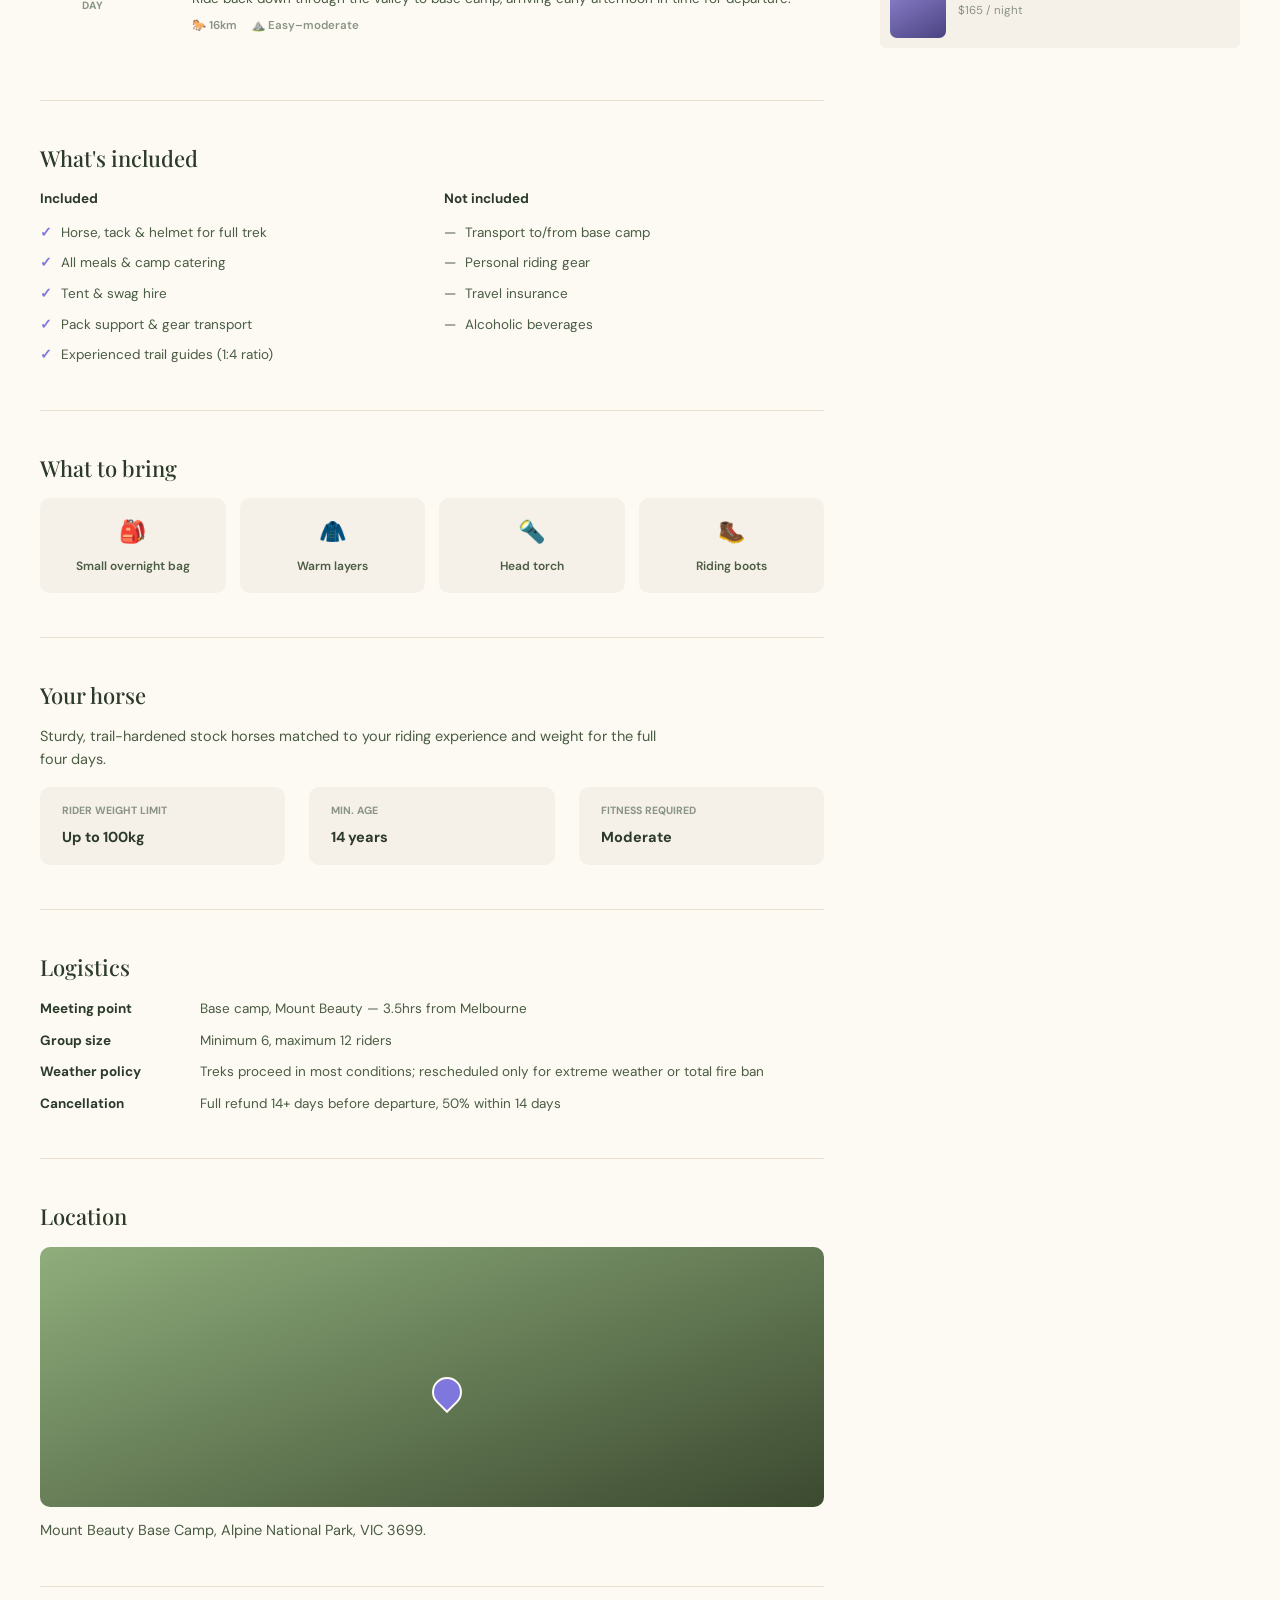
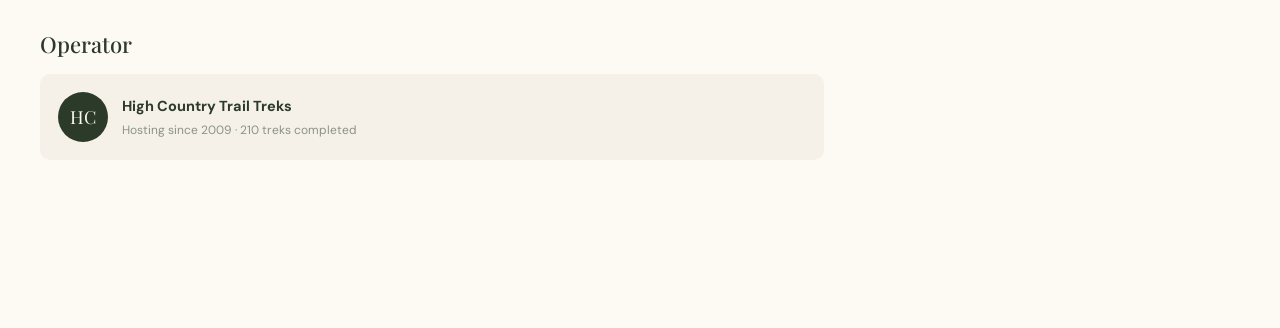
<file: listing-multiday-trek.html>
<!DOCTYPE html>
<html lang="en">
<head>
<meta charset="UTF-8">
<meta name="viewport" content="width=device-width, initial-scale=1.0">
<title>Mane Escape — 4-Day Cattleman's Trail Trek &amp; Camp</title>
<link rel="preconnect" href="https://fonts.googleapis.com">
<link rel="preconnect" href="https://fonts.gstatic.com" crossorigin>
<link href="https://fonts.googleapis.com/css2?family=Playfair+Display:wght@500;600;700&family=DM+Sans:wght@400;500;700&display=swap" rel="stylesheet">
<style>
  :root{
    --ironbark:#2C3A2A; --ironbark-light:#4A5C43; --gumleaf:#6B8C5A; --gumleaf-light:#A8C894;
    --sandy-clay:#E8E0CC; --sandy-clay-light:#F5F0E8; --cream:#FDFAF4; --wattle:#BA7517; --amber-light:#FAEEDA;
    --type-multiday:#7F77DD; --type-multiday-light:#EAE8FB;
    --type-day:#1D9E75; --type-accom:#BA7517; --type-byo:#D85A30;
    --text-primary:var(--ironbark); --text-secondary:var(--ironbark-light); --text-tertiary:#8A9484;
    --radius-sm:6px; --radius-md:10px; --radius-lg:18px;
    --shadow-card: 0 2px 10px rgba(44,58,42,0.08), 0 1px 2px rgba(44,58,42,0.06);
    --shadow-lift: 0 12px 28px rgba(44,58,42,0.16);
  }
  *{box-sizing:border-box; margin:0; padding:0;}
  body{ font-family:'DM Sans', sans-serif; background:var(--cream); color:var(--text-primary); line-height:1.6; -webkit-font-smoothing:antialiased; }
  h1,h2,h3,h4{ font-family:'Playfair Display', serif; font-weight:500; color:var(--ironbark); line-height:1.25; }
  a{ color:inherit; text-decoration:none; }
  button{ font-family:inherit; cursor:pointer; border:none; background:none; }
  .wrap{ max-width:1320px; margin:0 auto; padding:0 40px; }

  .plate{ background-size:cover; background-position:center; }
  .plate.p1{ background-image: linear-gradient(155deg,#7c76c9 0%, #3a3568 100%); }
  .plate.p2{ background-image: linear-gradient(155deg,#5c6b45 0%, #26301f 100%); }
  .plate.p3{ background-image: linear-gradient(160deg,#b98f52 0%, #4a3a22 100%); }
  .plate.p4{ background-image: linear-gradient(160deg,#8fae7c 0%, #3c4a30 100%); }
  .plate.p5{ background-image: linear-gradient(150deg,#6f8062 0%, #445238 100%); }
  .plate.p6{ background-image: linear-gradient(150deg,#9186d4 0%, #4a4380 100%); }

  header{ background:var(--cream); border-bottom:1px solid rgba(44,58,42,0.08); }
  .nav-row{ display:flex; align-items:center; justify-content:space-between; height:70px; }
  .logo{ display:flex; align-items:center; gap:10px; }
  .logo-mark{ width:30px; height:30px; border-radius:50%; background:var(--ironbark); display:flex; align-items:center; justify-content:center; color:var(--sandy-clay-light); font-family:'Playfair Display'; font-size:15px; }
  .logo-text{ font-family:'Playfair Display'; font-size:18px; font-weight:600; }
  .logo-text span{ color:var(--gumleaf); }
  nav.primary{ display:flex; gap:30px; }
  nav.primary a{ font-size:14px; font-weight:500; color:var(--text-secondary); }
  .btn{ font-size:13px; font-weight:700; padding:9px 18px; border-radius:24px; }
  .btn-primary{ background:var(--ironbark); color:var(--cream); }

  .breadcrumb{ font-size:12.5px; color:var(--text-tertiary); padding:20px 0 0; }
  .breadcrumb a{ color:var(--text-tertiary); }
  .breadcrumb span{ color:var(--ironbark); font-weight:600; }

  .gallery{ display:grid; grid-template-columns: 1.6fr 1fr; gap:10px; height:420px; margin:20px 0 28px; border-radius:var(--radius-lg); overflow:hidden; }
  .gallery .sub-shots{ display:grid; grid-template-rows:1fr 1fr; gap:10px; }
  .gallery .sub-shots .plate{ position:relative; }
  .photo-count{ position:absolute; bottom:16px; right:16px; background:rgba(44,58,42,0.75); color:#fff; font-size:12px; font-weight:700; padding:7px 14px; border-radius:20px; }

  .listing-header{ display:flex; align-items:flex-start; justify-content:space-between; margin-bottom:20px; }
  .type-tag{ display:inline-flex; align-items:center; gap:6px; font-size:10.5px; font-weight:700; letter-spacing:0.04em; text-transform:uppercase; padding:5px 13px; border-radius:20px; color:#fff; background:var(--type-multiday); margin-bottom:12px; }
  .listing-header h1{ font-size:32px; margin-bottom:10px; max-width:640px; }
  .header-meta{ display:flex; align-items:center; gap:16px; font-size:13.5px; color:var(--text-secondary); }
  .header-meta .rating{ font-weight:700; color:var(--ironbark); }
  .fav-share{ display:flex; gap:10px; }
  .fav-share button{ display:flex; align-items:center; gap:7px; font-size:13px; font-weight:600; color:var(--ironbark); border:1.5px solid var(--sandy-clay); padding:9px 15px; border-radius:24px; }

  .quick-stats{ display:grid; grid-template-columns:repeat(4,1fr); gap:1px; background:var(--sandy-clay); border-radius:var(--radius-md); overflow:hidden; margin-bottom:40px; }
  .stat{ background:var(--sandy-clay-light); padding:18px 20px; }
  .stat .label{ font-size:10.5px; font-weight:700; text-transform:uppercase; letter-spacing:0.04em; color:var(--text-tertiary); margin-bottom:6px; }
  .stat .value{ font-size:16px; font-weight:700; color:var(--ironbark); }

  .detail-layout{ display:grid; grid-template-columns: 1fr 360px; gap:56px; padding-bottom:80px; }
  .main-col section{ margin-bottom:44px; padding-bottom:44px; border-bottom:1px solid var(--sandy-clay); }
  .main-col section:last-child{ border-bottom:none; }
  .main-col h2{ font-size:22px; margin-bottom:16px; }
  .main-col p{ font-size:14.5px; color:var(--text-secondary); max-width:620px; }

  .itinerary{ display:flex; flex-direction:column; margin-top:16px; }
  .itin-day{ display:grid; grid-template-columns: 90px 1fr; gap:20px; padding:20px 0; border-left:2px solid var(--sandy-clay); margin-left:14px; padding-left:26px; position:relative; }
  .itin-day::before{ content:''; position:absolute; left:-8px; top:24px; width:14px; height:14px; border-radius:50%; background:var(--type-multiday); border:3px solid var(--cream); }
  .itin-day:last-child{ border-left:2px solid transparent; }
  .itin-num{ font-family:'Playfair Display'; font-size:26px; color:var(--type-multiday); font-weight:600; }
  .itin-num small{ display:block; font-family:'DM Sans'; font-size:10.5px; font-weight:700; text-transform:uppercase; color:var(--text-tertiary); letter-spacing:0.04em; margin-top:2px; }
  .itin-content h5{ font-size:16px; margin-bottom:8px; }
  .itin-content p{ font-size:13.5px; color:var(--text-secondary); margin-bottom:8px; }
  .itin-meta{ display:flex; gap:14px; font-size:11.5px; color:var(--text-tertiary); font-weight:600; }

  .incl-grid{ display:grid; grid-template-columns:1fr 1fr; gap:24px; margin-top:16px; }
  .incl-col h5{ font-size:13.5px; font-weight:700; margin-bottom:12px; }
  .incl-col ul{ list-style:none; display:flex; flex-direction:column; gap:9px; }
  .incl-col li{ font-size:13.5px; color:var(--text-secondary); display:flex; align-items:flex-start; gap:9px; }
  .incl-col li::before{ content:'✓'; color:var(--type-multiday); font-weight:700; flex-shrink:0; }
  .incl-col.exclude li::before{ content:'—'; color:var(--text-tertiary); }

  .bring-grid{ display:grid; grid-template-columns:repeat(4,1fr); gap:14px; margin-top:16px; }
  .bring-item{ text-align:center; background:var(--sandy-clay-light); border-radius:var(--radius-md); padding:16px 10px; }
  .bring-item .icon{ font-size:22px; margin-bottom:8px; }
  .bring-item .label{ font-size:12px; font-weight:600; color:var(--text-secondary); }

  .horse-details{ display:flex; gap:24px; margin-top:16px; }
  .horse-stat{ background:var(--sandy-clay-light); border-radius:var(--radius-md); padding:16px 22px; flex:1; }
  .horse-stat .label{ font-size:10.5px; font-weight:700; text-transform:uppercase; color:var(--text-tertiary); margin-bottom:6px; }
  .horse-stat .value{ font-size:14.5px; font-weight:700; color:var(--ironbark); }

  .logistics-list{ margin-top:16px; display:flex; flex-direction:column; gap:10px; }
  .logistics-list .row{ display:flex; gap:10px; font-size:13.5px; color:var(--text-secondary); }
  .logistics-list .row strong{ color:var(--ironbark); min-width:150px; flex-shrink:0; }

  .location-map{ height:260px; border-radius:var(--radius-md); margin-top:16px; position:relative; overflow:hidden;
    background:linear-gradient(160deg,#8fae7c 0%,#3c4a30 100%); }
  .location-map .pin-marker{ position:absolute; top:50%; left:50%; width:30px; height:30px; border-radius:50% 50% 50% 0; background:var(--type-multiday); transform:rotate(-45deg); border:2.5px solid var(--cream); }

  .operator-card{ background:var(--sandy-clay-light); border-radius:var(--radius-md); padding:18px; display:flex; gap:14px; align-items:center; margin-top:16px; }
  .operator-avatar{ width:50px; height:50px; border-radius:50%; background:var(--ironbark); color:var(--cream); display:flex; align-items:center; justify-content:center; font-family:'Playfair Display'; font-size:18px; flex-shrink:0; }
  .operator-card h5{ font-size:14.5px; margin-bottom:3px; }
  .operator-card .sub{ font-size:12px; color:var(--text-tertiary); }

  .sidebar{ position:sticky; top:24px; align-self:start; }
  .booking-card{ background:var(--cream); border:1.5px solid var(--sandy-clay); border-radius:var(--radius-lg); padding:24px; box-shadow:var(--shadow-card); }
  .booking-price{ display:flex; align-items:baseline; gap:6px; margin-bottom:4px; }
  .booking-price .amount{ font-size:26px; font-weight:700; color:var(--ironbark); font-family:'Playfair Display'; }
  .booking-price .unit{ font-size:13px; color:var(--text-tertiary); }
  .booking-rating{ font-size:12.5px; color:var(--text-secondary); margin-bottom:20px; font-weight:600; }

  .departures-heading{ font-size:12px; font-weight:700; text-transform:uppercase; letter-spacing:0.04em; color:var(--text-tertiary); margin-bottom:12px; }
  .dep-card{ border:1.5px solid var(--sandy-clay); border-radius:10px; padding:14px; margin-bottom:10px; cursor:pointer; }
  .dep-card.selected{ border-color:var(--type-multiday); background:var(--type-multiday-light); }
  .dep-card .dates{ font-size:14px; font-weight:700; color:var(--ironbark); margin-bottom:6px; }
  .dep-card .spots-row{ display:flex; justify-content:space-between; align-items:center; }
  .spots-left{ font-size:11.5px; font-weight:700; color:var(--type-day); }
  .spots-left.low{ color:var(--type-byo); }

  .enquire-btn{ width:100%; background:var(--type-multiday); color:#fff; padding:14px; border-radius:10px; font-size:14.5px; font-weight:700; margin-top:8px; }
  .enquire-btn:hover{ opacity:0.92; }
  .no-commitment{ text-align:center; font-size:11.5px; color:var(--text-tertiary); margin-top:10px; }

  .also-like{ margin-top:20px; }
  .also-like h5{ font-size:13px; font-weight:700; margin-bottom:12px; }
  .also-card{ display:flex; gap:12px; background:var(--sandy-clay-light); border-radius:var(--radius-sm); padding:10px; margin-bottom:10px; }
  .also-thumb{ width:56px; height:56px; border-radius:7px; flex-shrink:0; }
  .also-card h6{ font-size:12.5px; font-weight:700; color:var(--ironbark); line-height:1.3; margin-bottom:3px; }
  .also-card .price{ font-size:11.5px; color:var(--text-tertiary); }

  @media (max-width:1080px){ .detail-layout{ grid-template-columns:1fr; } .gallery{ height:auto; grid-template-columns:1fr; } .sidebar{ position:static; } .incl-grid, .bring-grid{ grid-template-columns:1fr 1fr; } }
</style>
</head>
<body>

<header>
  <div class="wrap nav-row">
    <a href="index.html" class="logo">
      <div class="logo-mark">M</div>
      <div class="logo-text">Mane <span>Escape</span></div>
    </a>
    <nav class="primary">
      <a href="index.html">Discover</a>
      <a href="#">Trip Map</a>
      <a href="#">Guides</a>
      <a href="#">About</a>
    </nav>
    <a href="#" class="btn btn-primary">Sign in</a>
  </div>
</header>

<div class="wrap">
  <div class="breadcrumb"><a href="index.html">Discover</a> / <a href="search.html">Victorian High Country</a> / <a href="search.html">Multi-day treks</a> / <span>4-day cattleman's trail trek &amp; camp</span></div>

  <div class="gallery">
    <div class="main-shot plate p1" style="position:relative;"><div class="photo-count">📷 View all 18 photos</div></div>
    <div class="sub-shots">
      <div class="plate p2"></div>
      <div class="plate p6"></div>
    </div>
  </div>

  <div class="listing-header">
    <div>
      <div class="type-tag">● Multi-day trek</div>
      <h1>4-day cattleman's trail trek &amp; camp</h1>
      <div class="header-meta">
        <span class="rating">★ 4.8</span>
        <span>(62 reviews)</span>
        <span>·</span>
        <span>📍 Victorian High Country, VIC</span>
      </div>
    </div>
    <div class="fav-share">
      <button>♡ Save</button>
      <button>↗ Share</button>
    </div>
  </div>

  <div class="quick-stats">
    <div class="stat"><div class="label">Duration</div><div class="value">4 days / 3 nights</div></div>
    <div class="stat"><div class="label">Group size</div><div class="value">6–12 riders</div></div>
    <div class="stat"><div class="label">Experience</div><div class="value">Beginner-friendly</div></div>
    <div class="stat"><div class="label">Horse</div><div class="value">Supplied</div></div>
  </div>

  <div class="detail-layout">
    <div class="main-col">

      <section>
        <h2>About this trek</h2>
        <p>Follow the historic cattlemen's trails through Victoria's high plains — the same routes made famous in "The Man from Snowy River." Four days of riding through eucalypt forest, alpine grassland and river valleys, camping under the stars each night with a fully supported pack team handling gear, meals and horse care. No prior overnight riding experience needed.</p>
      </section>

      <section>
        <h2>Day-by-day itinerary</h2>
        <div class="itinerary">
          <div class="itin-day">
            <div class="itin-num">1<small>Day</small></div>
            <div class="itin-content">
              <h5>Base camp to Bluff River</h5>
              <p>Meet at base camp for horse allocation and a safety briefing, then ride 14km through open grassland to our first riverside camp.</p>
              <div class="itin-meta"><span>🐎 14km</span><span>⛰️ Easy–moderate</span></div>
            </div>
          </div>
          <div class="itin-day">
            <div class="itin-num">2<small>Day</small></div>
            <div class="itin-content">
              <h5>Bluff River to High Plains</h5>
              <p>Climb onto the high plains proper — the longest and most spectacular day, with sweeping views across the Alpine National Park.</p>
              <div class="itin-meta"><span>🐎 22km</span><span>⛰️ Moderate</span></div>
            </div>
          </div>
          <div class="itin-day">
            <div class="itin-num">3<small>Day</small></div>
            <div class="itin-content">
              <h5>Rest day &amp; ridge exploration</h5>
              <p>Optional half-day ride to Mt Feathertop lookout, or rest at camp. Campfire dinner with the guiding team.</p>
              <div class="itin-meta"><span>🐎 Optional 10km</span><span>⛰️ Easy</span></div>
            </div>
          </div>
          <div class="itin-day">
            <div class="itin-num">4<small>Day</small></div>
            <div class="itin-content">
              <h5>Return to base camp</h5>
              <p>Ride back down through the valley to base camp, arriving early afternoon in time for departure.</p>
              <div class="itin-meta"><span>🐎 16km</span><span>⛰️ Easy–moderate</span></div>
            </div>
          </div>
        </div>
      </section>

      <section>
        <h2>What's included</h2>
        <div class="incl-grid">
          <div class="incl-col">
            <h5>Included</h5>
            <ul>
              <li>Horse, tack &amp; helmet for full trek</li>
              <li>All meals &amp; camp catering</li>
              <li>Tent &amp; swag hire</li>
              <li>Pack support &amp; gear transport</li>
              <li>Experienced trail guides (1:4 ratio)</li>
            </ul>
          </div>
          <div class="incl-col exclude">
            <h5>Not included</h5>
            <ul>
              <li>Transport to/from base camp</li>
              <li>Personal riding gear</li>
              <li>Travel insurance</li>
              <li>Alcoholic beverages</li>
            </ul>
          </div>
        </div>
      </section>

      <section>
        <h2>What to bring</h2>
        <div class="bring-grid">
          <div class="bring-item"><div class="icon">🎒</div><div class="label">Small overnight bag</div></div>
          <div class="bring-item"><div class="icon">🧥</div><div class="label">Warm layers</div></div>
          <div class="bring-item"><div class="icon">🔦</div><div class="label">Head torch</div></div>
          <div class="bring-item"><div class="icon">🥾</div><div class="label">Riding boots</div></div>
        </div>
      </section>

      <section>
        <h2>Your horse</h2>
        <p style="margin-bottom:12px;">Sturdy, trail-hardened stock horses matched to your riding experience and weight for the full four days.</p>
        <div class="horse-details">
          <div class="horse-stat"><div class="label">Rider weight limit</div><div class="value">Up to 100kg</div></div>
          <div class="horse-stat"><div class="label">Min. age</div><div class="value">14 years</div></div>
          <div class="horse-stat"><div class="label">Fitness required</div><div class="value">Moderate</div></div>
        </div>
      </section>

      <section>
        <h2>Logistics</h2>
        <div class="logistics-list">
          <div class="row"><strong>Meeting point</strong> Base camp, Mount Beauty — 3.5hrs from Melbourne</div>
          <div class="row"><strong>Group size</strong> Minimum 6, maximum 12 riders</div>
          <div class="row"><strong>Weather policy</strong> Treks proceed in most conditions; rescheduled only for extreme weather or total fire ban</div>
          <div class="row"><strong>Cancellation</strong> Full refund 14+ days before departure, 50% within 14 days</div>
        </div>
      </section>

      <section>
        <h2>Location</h2>
        <div class="location-map"><div class="pin-marker"></div></div>
        <p style="margin-top:12px;">Mount Beauty Base Camp, Alpine National Park, VIC 3699.</p>
      </section>

      <section style="border-bottom:none;">
        <h2>Operator</h2>
        <div class="operator-card">
          <div class="operator-avatar">HC</div>
          <div><h5>High Country Trail Treks</h5><div class="sub">Hosting since 2009 · 210 treks completed</div></div>
        </div>
      </section>

    </div>

    <div class="sidebar">
      <div class="booking-card">
        <div class="booking-price"><span class="amount">$1,180</span><span class="unit">/ person</span></div>
        <div class="booking-rating">★ 4.8 · 62 reviews</div>

        <div class="departures-heading">Upcoming departures</div>
        <div class="dep-card selected">
          <div class="dates">14–17 Mar 2026</div>
          <div class="spots-row"><span style="font-size:12px; color:var(--text-tertiary);">4 days / 3 nights</span><span class="spots-left">5 spots left</span></div>
        </div>
        <div class="dep-card">
          <div class="dates">11–14 Apr 2026</div>
          <div class="spots-row"><span style="font-size:12px; color:var(--text-tertiary);">4 days / 3 nights</span><span class="spots-left low">2 spots left</span></div>
        </div>
        <div class="dep-card">
          <div class="dates">9–12 May 2026</div>
          <div class="spots-row"><span style="font-size:12px; color:var(--text-tertiary);">4 days / 3 nights</span><span class="spots-left">9 spots left</span></div>
        </div>

        <button class="enquire-btn">Send enquiry</button>
        <div class="no-commitment">No booking commitment — operator confirms availability</div>
      </div>

      <div class="also-like">
        <h5>You may also like</h5>
        <div class="also-card">
          <div class="also-thumb plate p2"></div>
          <div><h6><a href="listing-day-ride.html">Alpine ridgeline half-day trail ride</a></h6><div class="price">$145 / person</div></div>
        </div>
        <div class="also-card">
          <div class="also-thumb plate p3"></div>
          <div><h6><a href="listing-accommodation.html">Thredbo Valley horse-friendly farmstay</a></h6><div class="price">$110 / night</div></div>
        </div>
        <div class="also-card">
          <div class="also-thumb plate p6"></div>
          <div><h6><a href="listing-byo-holiday.html">High country BYO horse retreat, 3 nights</a></h6><div class="price">$165 / night</div></div>
        </div>
      </div>
    </div>
  </div>
</div>

</body>
</html>
</file>
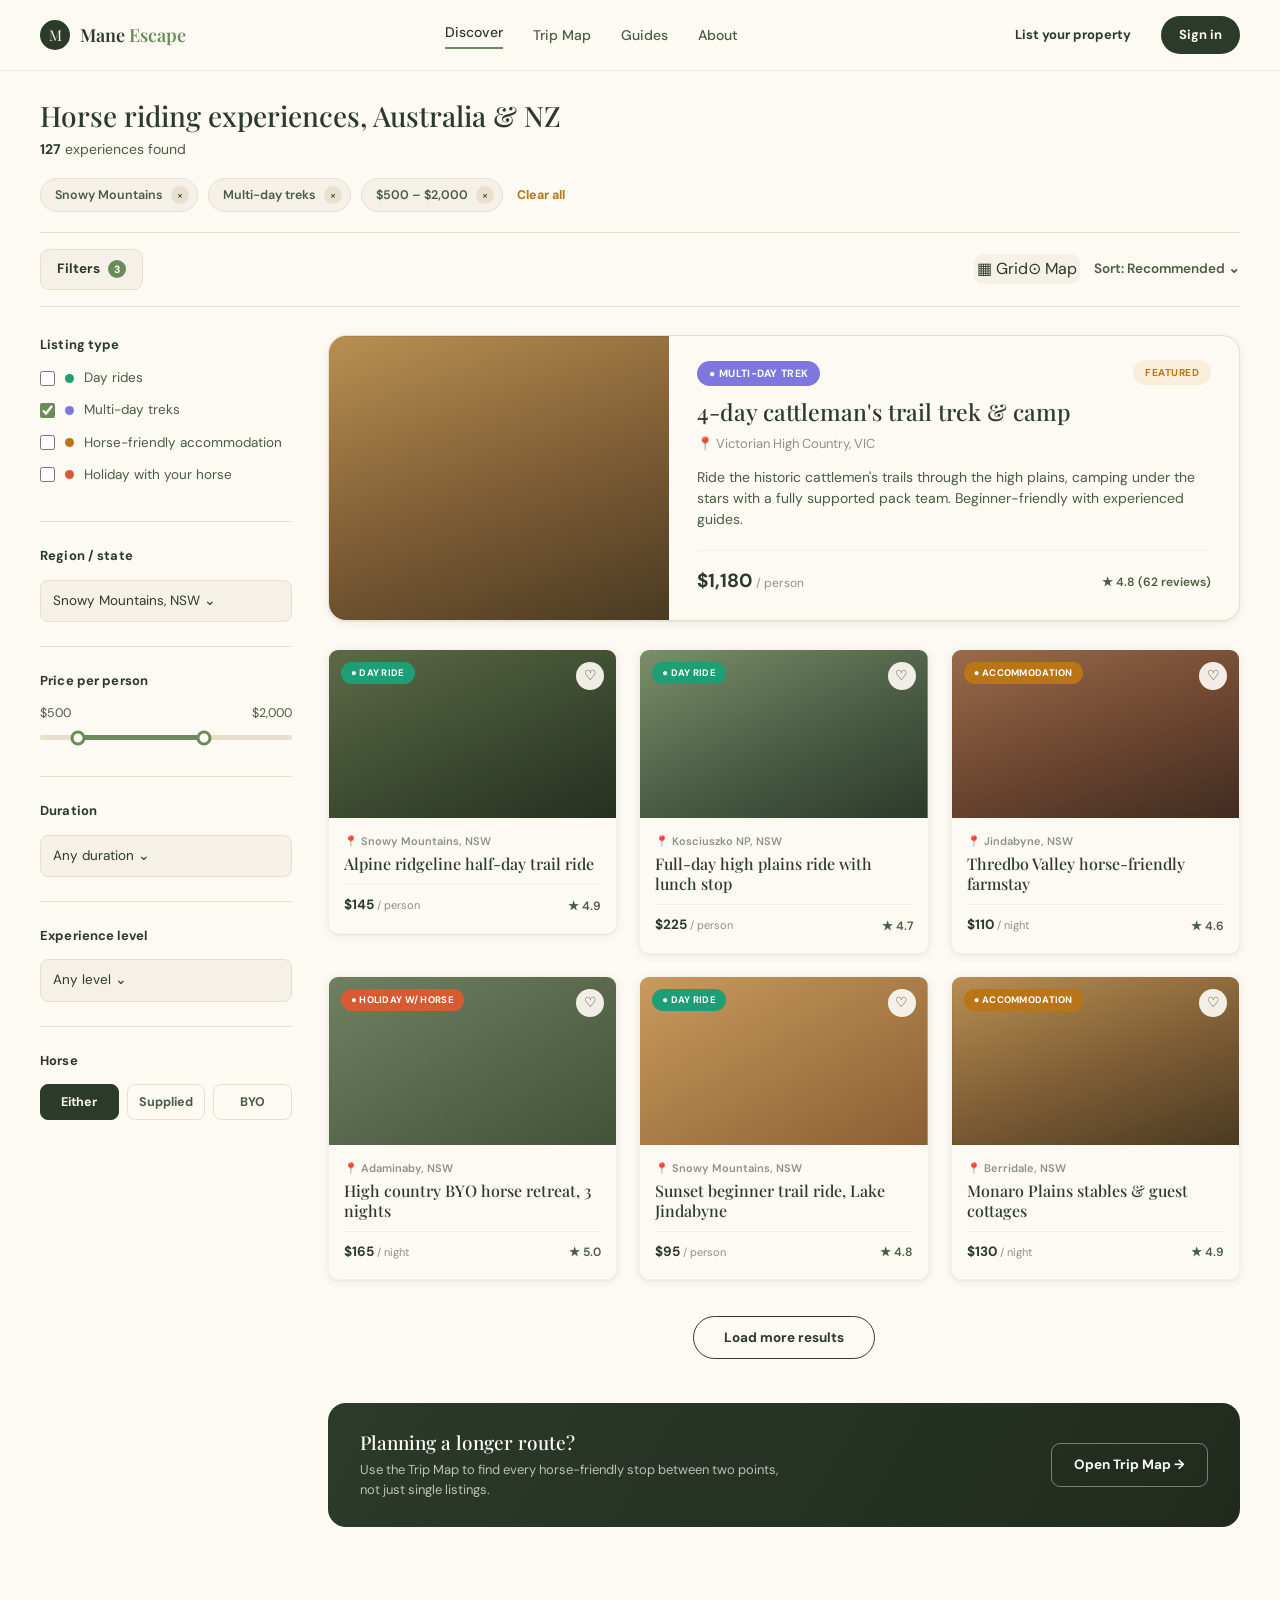
<file: search.html>
<!DOCTYPE html>
<html lang="en">
<head>
<meta charset="UTF-8">
<meta name="viewport" content="width=device-width, initial-scale=1.0">
<meta name="description" content="Search trail rides, horse-friendly stays and BYO horse holidays across Australia and New Zealand.">
<title>Mane Escape — Search Results</title>
<link rel="preconnect" href="https://fonts.googleapis.com">
<link rel="preconnect" href="https://fonts.gstatic.com" crossorigin>
<link href="https://fonts.googleapis.com/css2?family=Playfair+Display:wght@500;600;700&family=DM+Sans:wght@400;500;700&display=swap" rel="stylesheet">
<style>
  :root{
    --ironbark:#2C3A2A;
    --ironbark-light:#4A5C43;
    --gumleaf:#6B8C5A;
    --gumleaf-light:#A8C894;
    --sandy-clay:#E8E0CC;
    --sandy-clay-light:#F5F0E8;
    --cream:#FDFAF4;
    --wattle:#BA7517;
    --amber-light:#FAEEDA;

    --type-day:#1D9E75;
    --type-multiday:#7F77DD;
    --type-accom:#BA7517;
    --type-byo:#D85A30;

    --text-primary: var(--ironbark);
    --text-secondary: var(--ironbark-light);
    --text-tertiary: #8A9484;

    --radius-sm: 6px;
    --radius-md: 10px;
    --radius-lg: 18px;
    --shadow-card: 0 2px 10px rgba(44,58,42,0.08), 0 1px 2px rgba(44,58,42,0.06);
    --shadow-lift: 0 12px 28px rgba(44,58,42,0.16);
  }
  *{box-sizing:border-box; margin:0; padding:0;}
  body{ font-family:'DM Sans', sans-serif; background:var(--cream); color:var(--text-primary); line-height:1.5; -webkit-font-smoothing:antialiased; }
  h1,h2,h3,h4{ font-family:'Playfair Display', serif; font-weight:500; color:var(--ironbark); line-height:1.2; }
  a{ color:inherit; text-decoration:none; }
  button{ font-family:inherit; cursor:pointer; border:none; background:none; }
  ul{ list-style:none; }

  .wrap{ max-width:1320px; margin:0 auto; padding:0 40px; }
  .eyebrow{ font-size:9px; font-weight:700; letter-spacing:0.14em; text-transform:uppercase; color:var(--text-tertiary); }

  .plate{ position:relative; overflow:hidden; background-size:cover; background-position:center; }
  .plate.p1{ background-image: linear-gradient(155deg,#5c6b45 0%, #3c4a30 55%, #26301f 100%); }
  .plate.p2{ background-image: linear-gradient(155deg,#7a8f6a 0%, #4a5c43 55%, #2c3a2a 100%); }
  .plate.p3{ background-image: linear-gradient(160deg,#b98f52 0%, #7c5c34 55%, #4a3a22 100%); }
  .plate.p4{ background-image: linear-gradient(160deg,#9a6b4a 0%, #6b4530 55%, #402c20 100%); }
  .plate.p5{ background-image: linear-gradient(150deg,#6f8062 0%, #445238 100%); }
  .plate.p6{ background-image: linear-gradient(150deg,#c99a5c 0%, #8a5f34 100%); }

  /* HEADER */
  header{ position:sticky; top:0; z-index:100; background:var(--cream); border-bottom:1px solid rgba(44,58,42,0.08); }
  .nav-row{ display:flex; align-items:center; justify-content:space-between; height:70px; }
  .logo{ display:flex; align-items:center; gap:10px; }
  .logo-mark{ width:30px; height:30px; border-radius:50%; background:var(--ironbark); display:flex; align-items:center; justify-content:center; color:var(--sandy-clay-light); font-family:'Playfair Display'; font-size:15px; }
  .logo-text{ font-family:'Playfair Display'; font-size:18px; font-weight:600; }
  .logo-text span{ color:var(--gumleaf); }
  nav.primary{ display:flex; align-items:center; gap:30px; }
  nav.primary a{ font-size:14px; font-weight:500; color:var(--text-secondary); }
  nav.primary a.active{ color:var(--ironbark); border-bottom:2px solid var(--gumleaf); padding-bottom:4px; }
  .btn{ font-size:13px; font-weight:700; padding:9px 18px; border-radius:24px; }
  .btn-ghost{ color:var(--ironbark); }
  .btn-primary{ background:var(--ironbark); color:var(--cream); }

  /* PAGE HEAD */
  .page-head{ padding:28px 0 18px; }
  .page-head h1{ font-size:28px; margin-bottom:6px; }
  .page-head .result-count{ font-size:14px; color:var(--text-secondary); }
  .page-head .result-count strong{ color:var(--ironbark); }

  /* ACTIVE PILLS */
  .pills-row{ display:flex; align-items:center; gap:10px; flex-wrap:wrap; padding-bottom:20px; }
  .pill{
    display:flex; align-items:center; gap:8px;
    background:var(--sandy-clay-light); border:1px solid var(--sandy-clay);
    padding:7px 8px 7px 14px; border-radius:20px; font-size:12.5px; font-weight:600; color:var(--ironbark-light);
  }
  .pill button{ width:18px; height:18px; border-radius:50%; background:var(--sandy-clay); display:flex; align-items:center; justify-content:center; font-size:11px; color:var(--ironbark); }
  .pill-clear{ font-size:12.5px; font-weight:700; color:var(--wattle); padding:7px 4px; }

  /* TOOLBAR */
  .toolbar{
    display:flex; align-items:center; justify-content:space-between;
    padding:16px 0; border-top:1px solid var(--sandy-clay); border-bottom:1px solid var(--sandy-clay);
    margin-bottom:28px;
  }
  .toolbar-left{ display:flex; align-items:center; gap:14px; }
  .filter-btn{
    display:flex; align-items:center; gap:8px; font-size:13.5px; font-weight:700; color:var(--ironbark);
    background:var(--sandy-clay-light); padding:9px 16px; border-radius:9px; border:1px solid var(--sandy-clay);
  }
  .filter-count{ background:var(--gumleaf); color:#fff; font-size:10.5px; font-weight:700; width:18px; height:18px; border-radius:50%; display:flex; align-items:center; justify-content:center; }
  .view-toggle{ display:flex; background:var(--sandy-clay-light); border-radius:9px; padding:3px; }
  .view-toggle button{ font-size:12.5px; font-weight:700; padding:7px 15px; border-radius:7px; color:var(--text-secondary); }
  .view-toggle button.active{ background:var(--cream); color:var(--ironbark); box-shadow:var(--shadow-card); }
  .sort-select{ font-size:13.5px; font-weight:600; color:var(--text-secondary); display:flex; align-items:center; gap:6px; }

  /* LAYOUT */
  .results-layout{ display:grid; grid-template-columns: 252px 1fr; gap:36px; padding-bottom:80px; }

  /* FILTER SIDEBAR */
  .filter-block{ padding-bottom:24px; margin-bottom:24px; border-bottom:1px solid var(--sandy-clay); }
  .filter-block:last-child{ border-bottom:none; }
  .filter-block h5{ font-size:13px; font-weight:700; margin-bottom:14px; letter-spacing:0.01em; }
  .type-option{ display:flex; align-items:center; gap:10px; font-size:13.5px; color:var(--text-secondary); margin-bottom:12px; cursor:pointer; }
  .type-option input{ accent-color:var(--gumleaf); width:15px; height:15px; }
  .type-dot{ width:9px; height:9px; border-radius:50%; flex-shrink:0; }
  .type-dot.day{ background:var(--type-day); }
  .type-dot.multiday{ background:var(--type-multiday); }
  .type-dot.accom{ background:var(--type-accom); }
  .type-dot.byo{ background:var(--type-byo); }
  .region-select, .duration-select, .exp-select{
    width:100%; border:1.5px solid var(--sandy-clay); background:var(--sandy-clay-light); border-radius:8px; padding:10px 12px; font-size:13.5px; color:var(--ironbark);
  }
  .price-range{ font-size:12.5px; color:var(--text-secondary); margin-bottom:10px; display:flex; justify-content:space-between; }
  .range-track{ height:5px; background:var(--sandy-clay); border-radius:4px; position:relative; margin:12px 0; }
  .range-fill{ position:absolute; left:15%; right:35%; top:0; bottom:0; background:var(--gumleaf); border-radius:4px; }
  .range-handle{ position:absolute; top:50%; width:15px; height:15px; border-radius:50%; background:var(--cream); border:3px solid var(--gumleaf); transform:translate(-50%,-50%); }
  .horse-toggle{ display:flex; gap:8px; }
  .horse-toggle button{
    flex:1; font-size:12.5px; font-weight:700; padding:9px 6px; border-radius:8px; border:1.5px solid var(--sandy-clay); color:var(--text-secondary);
  }
  .horse-toggle button.active{ background:var(--ironbark); color:var(--cream); border-color:var(--ironbark); }

  /* FEATURED CARD */
  .featured-card{
    display:grid; grid-template-columns: 340px 1fr; background:var(--cream); border-radius:var(--radius-lg);
    overflow:hidden; box-shadow:var(--shadow-card); margin-bottom:28px; border:1px solid var(--sandy-clay);
  }
  .featured-card .plate{ height:100%; min-height:220px; }
  .featured-body{ padding:24px 28px; position:relative; }
  .featured-badge{ position:absolute; top:24px; right:28px; font-size:10px; font-weight:700; letter-spacing:0.05em; text-transform:uppercase; color:var(--wattle); background:var(--amber-light); padding:5px 12px; border-radius:20px; }
  .type-tag{ display:inline-flex; align-items:center; gap:6px; font-size:10.5px; font-weight:700; letter-spacing:0.03em; text-transform:uppercase; padding:5px 12px; border-radius:20px; color:#fff; margin-bottom:12px; }
  .type-tag.multiday{ background:var(--type-multiday); }
  .featured-body h3{ font-size:23px; margin-bottom:8px; max-width:80%; }
  .featured-body .region{ font-size:13px; color:var(--text-tertiary); margin-bottom:14px; }
  .featured-body .desc{ font-size:14px; color:var(--text-secondary); margin-bottom:20px; max-width:520px; }
  .featured-meta{ display:flex; align-items:center; justify-content:space-between; padding-top:16px; border-top:1px solid var(--sandy-clay-light); }
  .featured-price{ font-size:19px; font-weight:700; }
  .featured-price small{ font-size:12px; font-weight:400; color:var(--text-tertiary); }

  /* RESULTS GRID */
  .results-grid{ display:grid; grid-template-columns:repeat(3,1fr); gap:22px; }
  .listing-card{ background:var(--cream); border-radius:var(--radius-md); overflow:hidden; box-shadow:var(--shadow-card); border:1px solid var(--sandy-clay-light); }
  .listing-card .plate{ height:168px; position:relative; }
  .type-tag.small{ position:absolute; top:12px; left:12px; font-size:9.5px; padding:4px 10px; }
  .type-tag.day{ background:var(--type-day); }
  .type-tag.accom{ background:var(--type-accom); }
  .type-tag.byo{ background:var(--type-byo); }
  .fav-btn{ position:absolute; top:12px; right:12px; width:28px; height:28px; border-radius:50%; background:rgba(253,250,244,0.92); display:flex; align-items:center; justify-content:center; font-size:14px; }
  .listing-body{ padding:15px 15px 17px; }
  .listing-region{ font-size:11px; color:var(--text-tertiary); font-weight:600; margin-bottom:5px; }
  .listing-body h4{ font-size:16px; margin-bottom:8px; line-height:1.25; }
  .listing-meta{ display:flex; align-items:center; justify-content:space-between; margin-top:10px; padding-top:10px; border-top:1px solid var(--sandy-clay-light); }
  .listing-price{ font-size:13.5px; font-weight:700; }
  .listing-price small{ font-weight:400; color:var(--text-tertiary); font-size:11px; }
  .listing-rating{ font-size:12px; font-weight:600; color:var(--text-secondary); }

  .load-more-row{ display:flex; justify-content:center; padding:36px 0 8px; }
  .load-more{ font-size:13.5px; font-weight:700; padding:12px 30px; border-radius:24px; border:1.5px solid var(--ironbark); color:var(--ironbark); }

  .trip-nudge{
    margin-top:36px; background:linear-gradient(120deg, var(--ironbark) 0%, #202b1e 100%);
    border-radius:var(--radius-lg); padding:28px 32px; display:flex; align-items:center; justify-content:space-between; color:var(--cream);
  }
  .trip-nudge h4{ color:var(--cream); font-size:19px; margin-bottom:6px; }
  .trip-nudge p{ font-size:13px; color:rgba(253,250,244,0.7); max-width:420px; }
  .trip-nudge .btn-outline{ border:1.5px solid rgba(253,250,244,0.4); color:var(--cream); padding:11px 22px; border-radius:9px; font-size:13.5px; font-weight:700; white-space:nowrap; }

  @media (max-width: 1080px){
    .results-layout{ grid-template-columns:1fr; }
    .results-grid{ grid-template-columns:repeat(2,1fr); }
    .featured-card{ grid-template-columns:1fr; }
  }
</style>
</head>
<body>

<header>
  <div class="wrap nav-row">
    <div class="logo">
      <a href="index.html">
        <div style="display:flex; align-items:center; gap:10px;">
          <div class="logo-mark">M</div>
          <div class="logo-text">Mane <span>Escape</span></div>
        </div>
      </a>
    </div>
    <nav class="primary">
      <a href="#" class="active">Discover</a>
      <a href="#">Trip Map</a>
      <a href="#">Guides</a>
      <a href="#">About</a>
    </nav>
    <div style="display:flex; gap:12px;">
      <a href="#" class="btn btn-ghost">List your property</a>
      <a href="#" class="btn btn-primary">Sign in</a>
    </div>
  </div>
</header>

<div class="wrap">

  <div class="page-head">
    <h1>Horse riding experiences, Australia &amp; NZ</h1>
    <div class="result-count"><strong>127</strong> experiences found</div>
  </div>

  <div class="pills-row">
    <div class="pill">Snowy Mountains <button>×</button></div>
    <div class="pill">Multi-day treks <button>×</button></div>
    <div class="pill">$500 – $2,000 <button>×</button></div>
    <div class="pill-clear">Clear all</div>
  </div>

  <div class="toolbar">
    <div class="toolbar-left">
      <div class="filter-btn">Filters <span class="filter-count">3</span></div>
    </div>
    <div class="toolbar-left">
      <div class="view-toggle">
        <a href="search.html" class="active">▦ Grid</a>
        <a href="search-map.html">⊙ Map</a>
      </div>
      <div class="sort-select">Sort: Recommended ⌄</div>
    </div>
  </div>

  <div class="results-layout">

    <aside>
      <div class="filter-block">
        <h5>Listing type</h5>
        <label class="type-option"><input type="checkbox"> <span class="type-dot day"></span> Day rides</label>
        <label class="type-option"><input type="checkbox" checked> <span class="type-dot multiday"></span> Multi-day treks</label>
        <label class="type-option"><input type="checkbox"> <span class="type-dot accom"></span> Horse-friendly accommodation</label>
        <label class="type-option"><input type="checkbox"> <span class="type-dot byo"></span> Holiday with your horse</label>
      </div>

      <div class="filter-block">
        <h5>Region / state</h5>
        <div class="region-select">Snowy Mountains, NSW ⌄</div>
      </div>

      <div class="filter-block">
        <h5>Price per person</h5>
        <div class="price-range"><span>$500</span><span>$2,000</span></div>
        <div class="range-track">
          <div class="range-fill"></div>
          <div class="range-handle" style="left:15%;"></div>
          <div class="range-handle" style="left:65%;"></div>
        </div>
      </div>

      <div class="filter-block">
        <h5>Duration</h5>
        <div class="duration-select">Any duration ⌄</div>
      </div>

      <div class="filter-block">
        <h5>Experience level</h5>
        <div class="exp-select">Any level ⌄</div>
      </div>

      <div class="filter-block">
        <h5>Horse</h5>
        <div class="horse-toggle">
          <button class="active">Either</button>
          <button>Supplied</button>
          <button>BYO</button>
        </div>
      </div>
    </aside>

    <div>
      <a href="listing-multiday-trek.html" style="text-decoration:none; color:inherit;">
      <div class="featured-card">
        <div class="plate p3"></div>
        <div class="featured-body">
          <div class="featured-badge">Featured</div>
          <div class="type-tag multiday">● Multi-day trek</div>
          <h3>4-day cattleman's trail trek &amp; camp</h3>
          <div class="region">📍 Victorian High Country, VIC</div>
          <p class="desc">Ride the historic cattlemen's trails through the high plains, camping under the stars with a fully supported pack team. Beginner-friendly with experienced guides.</p>
          <div class="featured-meta">
            <div class="featured-price">$1,180 <small>/ person</small></div>
            <div class="listing-rating">★ 4.8 (62 reviews)</div>
          </div>
        </div>
      </div>
      </a>

      <div class="results-grid">
        <a href="listing-day-ride.html" style="text-decoration:none; color:inherit;">
        <div class="listing-card">
          <div class="plate p1">
            <span class="type-tag small day">● Day ride</span>
            <span class="fav-btn">♡</span>
          </div>
          <div class="listing-body">
            <div class="listing-region">📍 Snowy Mountains, NSW</div>
            <h4>Alpine ridgeline half-day trail ride</h4>
            <div class="listing-meta"><div class="listing-price">$145 <small>/ person</small></div><div class="listing-rating">★ 4.9</div></div>
          </div>
        </div>
        </a>

        <div class="listing-card">
          <div class="plate p2">
            <span class="type-tag small day">● Day ride</span>
            <span class="fav-btn">♡</span>
          </div>
          <div class="listing-body">
            <div class="listing-region">📍 Kosciuszko NP, NSW</div>
            <h4>Full-day high plains ride with lunch stop</h4>
            <div class="listing-meta"><div class="listing-price">$225 <small>/ person</small></div><div class="listing-rating">★ 4.7</div></div>
          </div>
        </div>

        <a href="listing-accommodation.html" style="text-decoration:none; color:inherit;">
        <div class="listing-card">
          <div class="plate p4">
            <span class="type-tag small accom">● Accommodation</span>
            <span class="fav-btn">♡</span>
          </div>
          <div class="listing-body">
            <div class="listing-region">📍 Jindabyne, NSW</div>
            <h4>Thredbo Valley horse-friendly farmstay</h4>
            <div class="listing-meta"><div class="listing-price">$110 <small>/ night</small></div><div class="listing-rating">★ 4.6</div></div>
          </div>
        </div>
        </a>

        <a href="listing-byo-holiday.html" style="text-decoration:none; color:inherit;">
        <div class="listing-card">
          <div class="plate p5">
            <span class="type-tag small byo">● Holiday w/ horse</span>
            <span class="fav-btn">♡</span>
          </div>
          <div class="listing-body">
            <div class="listing-region">📍 Adaminaby, NSW</div>
            <h4>High country BYO horse retreat, 3 nights</h4>
            <div class="listing-meta"><div class="listing-price">$165 <small>/ night</small></div><div class="listing-rating">★ 5.0</div></div>
          </div>
        </div>
        </a>

        <div class="listing-card">
          <div class="plate p6">
            <span class="type-tag small day">● Day ride</span>
            <span class="fav-btn">♡</span>
          </div>
          <div class="listing-body">
            <div class="listing-region">📍 Snowy Mountains, NSW</div>
            <h4>Sunset beginner trail ride, Lake Jindabyne</h4>
            <div class="listing-meta"><div class="listing-price">$95 <small>/ person</small></div><div class="listing-rating">★ 4.8</div></div>
          </div>
        </div>

        <div class="listing-card">
          <div class="plate p3">
            <span class="type-tag small accom">● Accommodation</span>
            <span class="fav-btn">♡</span>
          </div>
          <div class="listing-body">
            <div class="listing-region">📍 Berridale, NSW</div>
            <h4>Monaro Plains stables &amp; guest cottages</h4>
            <div class="listing-meta"><div class="listing-price">$130 <small>/ night</small></div><div class="listing-rating">★ 4.9</div></div>
          </div>
        </div>
      </div>

      <div class="load-more-row">
        <button class="load-more">Load more results</button>
      </div>

      <div class="trip-nudge">
        <div>
          <h4>Planning a longer route?</h4>
          <p>Use the Trip Map to find every horse-friendly stop between two points, not just single listings.</p>
        </div>
        <a href="#" class="btn-outline">Open Trip Map →</a>
      </div>
    </div>

  </div>
</div>

</body>
</html>
</file>
